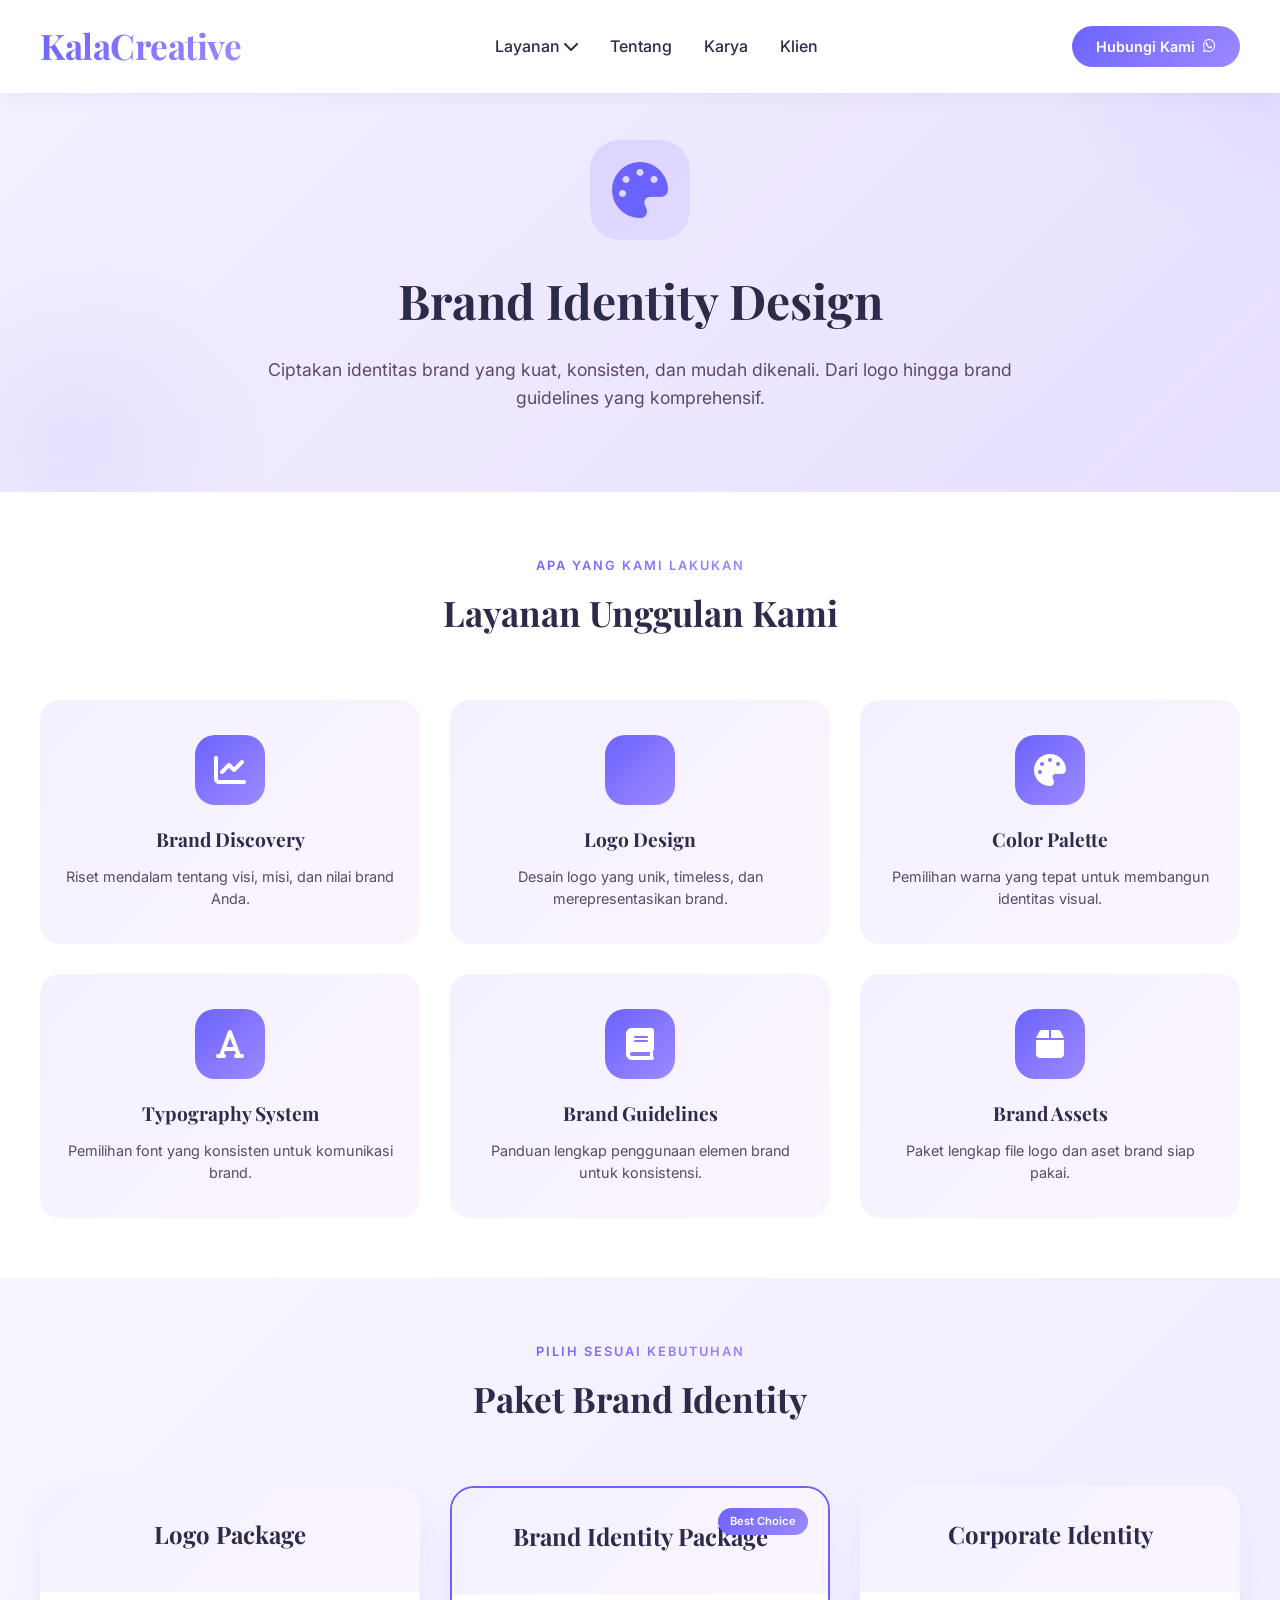
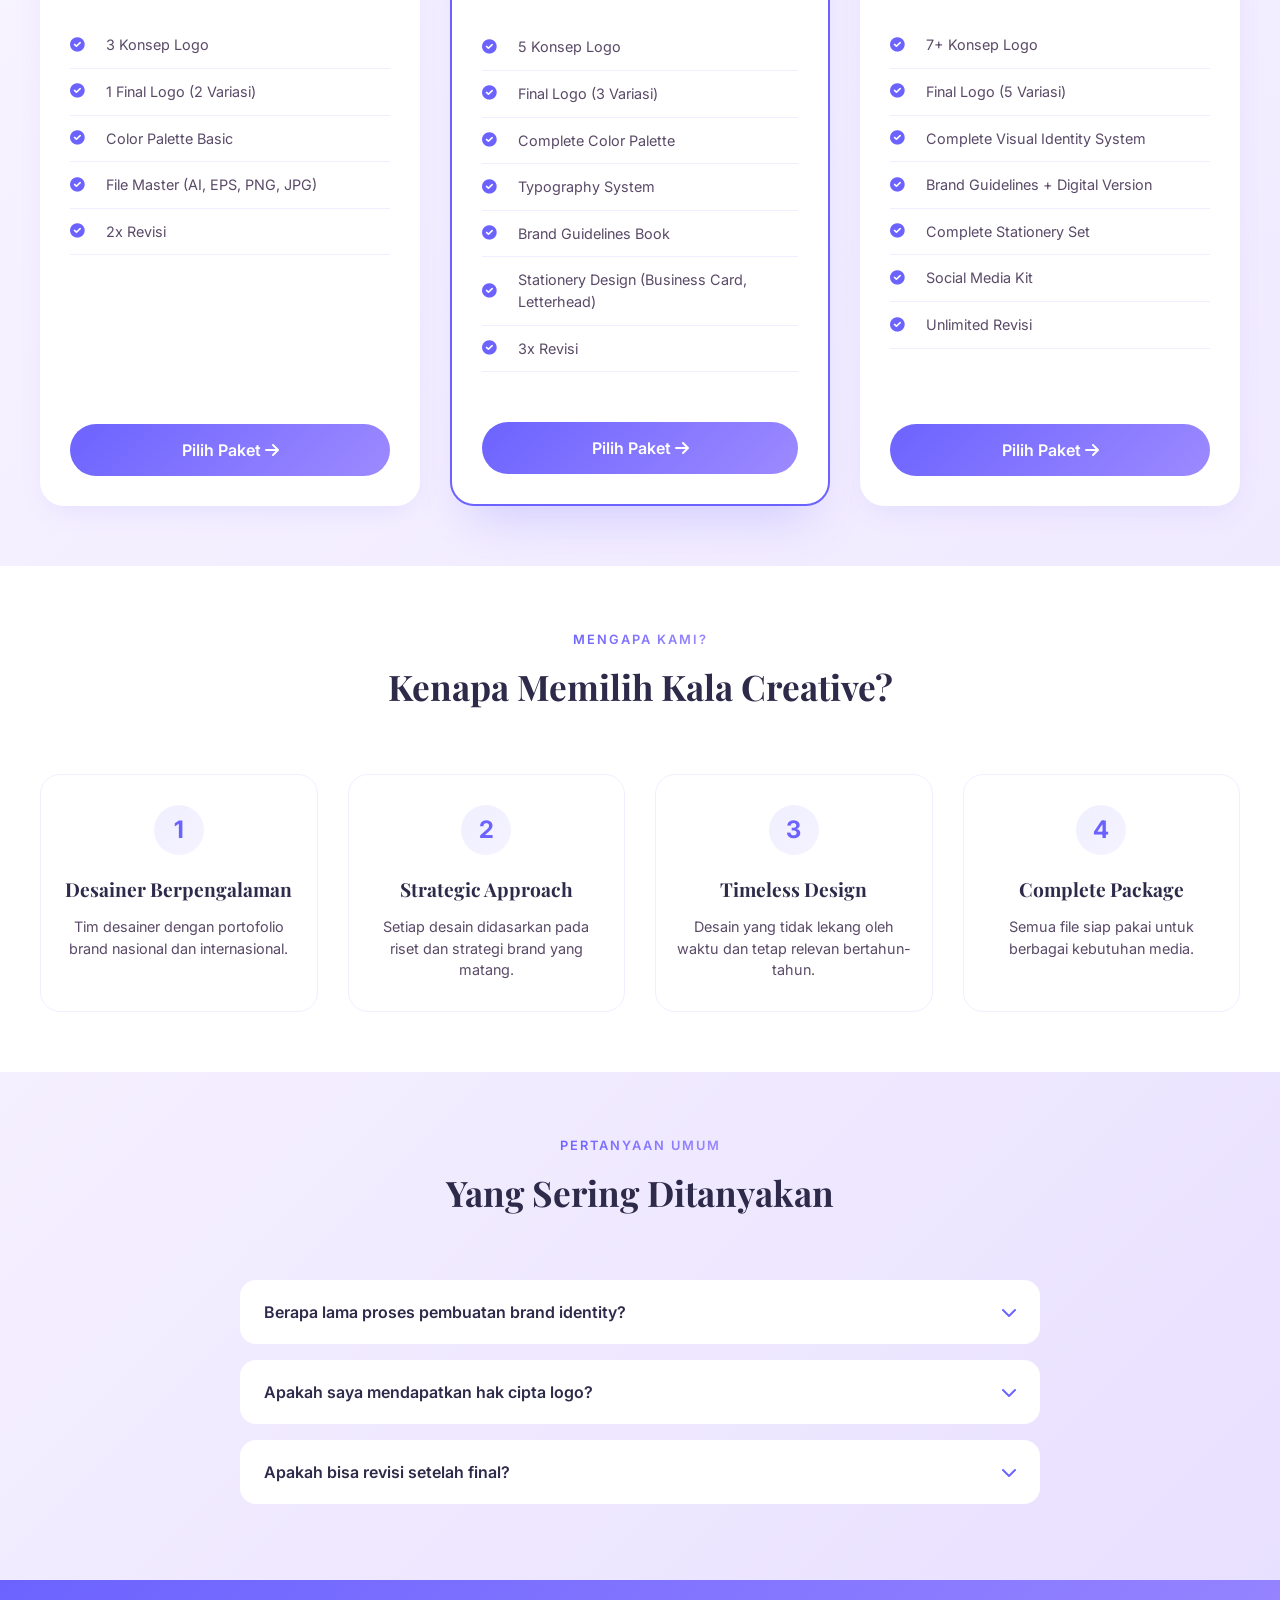
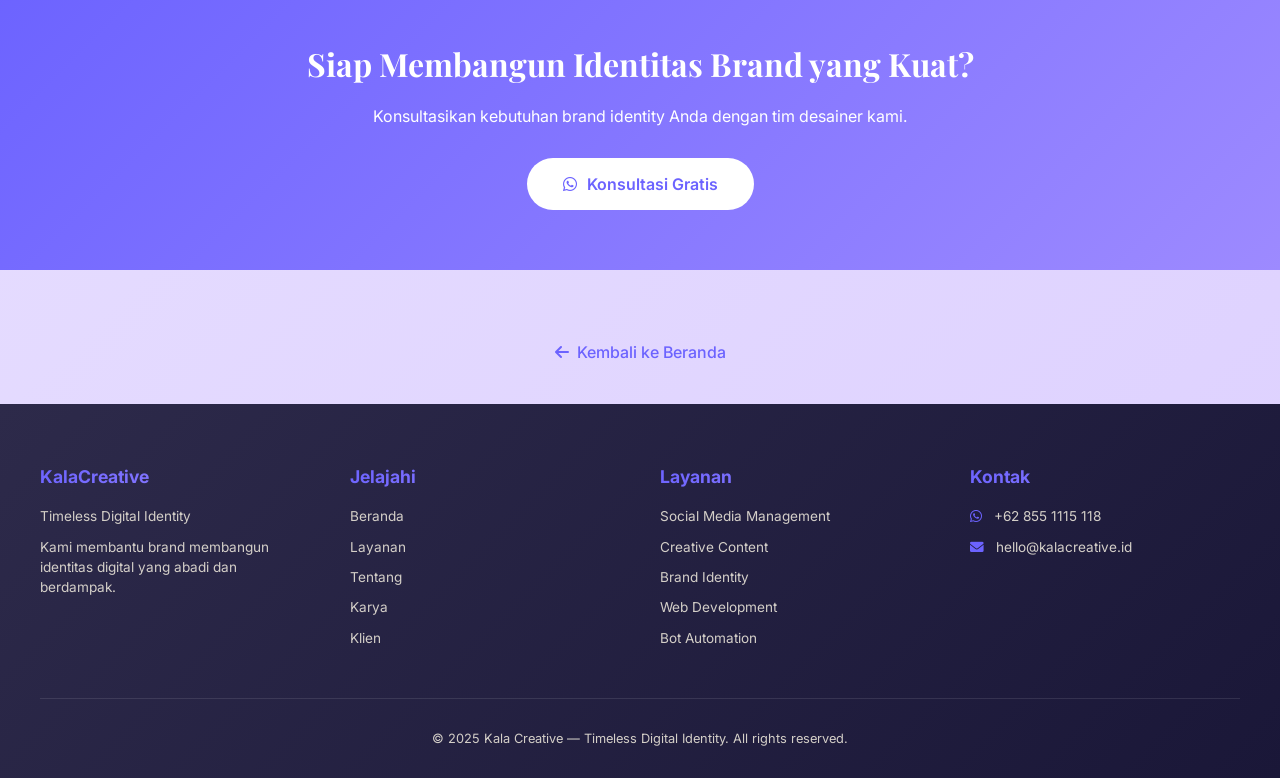
<file: brand-identity.html>
<!DOCTYPE html>
<html lang="id">
<head>
    <meta charset="UTF-8">
    <meta name="viewport" content="width=device-width, initial-scale=1.0, user-scalable=yes">
    <title>Brand Identity Design - Kala Creative</title>
    <!-- Google Fonts -->
    <link href="https://fonts.googleapis.com/css2?family=Inter:opsz,wght@14..32,300;400;500;600;700;800&family=Playfair+Display:wght@400;500;600;700;800;900&display=swap" rel="stylesheet">
    <!-- Font Awesome 6 -->
    <link rel="stylesheet" href="https://cdnjs.cloudflare.com/ajax/libs/font-awesome/6.0.0-beta3/css/all.min.css">
    <!-- AOS Animation -->
    <link href="https://unpkg.com/aos@2.3.1/dist/aos.css" rel="stylesheet">
    <!-- Custom CSS -->
    <link rel="stylesheet" href="style.css">
    <style>
        .service-hero {
            background: linear-gradient(135deg, #F5F0FF 0%, #E8E0FF 100%);
            padding: 140px 0 80px;
            position: relative;
            overflow: hidden;
        }
        .service-hero::before {
            content: '';
            position: absolute;
            top: -50%;
            right: -20%;
            width: 500px;
            height: 500px;
            background: radial-gradient(circle, rgba(108,99,255,0.1) 0%, transparent 70%);
            border-radius: 50%;
            pointer-events: none;
        }
        .service-hero::after {
            content: '';
            position: absolute;
            bottom: -30%;
            left: -10%;
            width: 400px;
            height: 400px;
            background: radial-gradient(circle, rgba(157,138,255,0.1) 0%, transparent 70%);
            border-radius: 50%;
            pointer-events: none;
        }
        .service-hero .container { position: relative; z-index: 2; }
        .service-hero-content { text-align: center; max-width: 800px; margin: 0 auto; }
        .service-icon-large { width: 100px; height: 100px; background: linear-gradient(135deg, rgba(108,99,255,0.15), rgba(157,138,255,0.15)); border-radius: 30px; display: flex; align-items: center; justify-content: center; margin: 0 auto 24px; }
        .service-icon-large i { font-size: 3.5rem; color: var(--primary-purple); }
        .service-hero h1 { font-size: 3rem; font-family: 'Playfair Display', serif; color: var(--dark); margin-bottom: 20px; }
        .service-hero p { font-size: 1.1rem; color: #5a4a68; line-height: 1.6; }
        .benefits-section { padding: 60px 0; background: white; }
        .benefits-grid { display: grid; grid-template-columns: repeat(3, 1fr); gap: 30px; margin-top: 40px; }
        .benefit-card { text-align: center; padding: 35px 25px; background: linear-gradient(135deg, #F5F0FF, #FAF5FF); border-radius: 20px; transition: all 0.3s; }
        .benefit-card:hover { transform: translateY(-5px); box-shadow: var(--shadow-md); }
        .benefit-icon { width: 70px; height: 70px; background: linear-gradient(135deg, var(--primary-purple), var(--primary-violet)); border-radius: 20px; display: flex; align-items: center; justify-content: center; margin: 0 auto 20px; }
        .benefit-icon i { font-size: 2rem; color: white; }
        .benefit-card h3 { font-size: 1.2rem; margin-bottom: 12px; color: var(--dark); }
        .benefit-card p { color: #5a4a68; font-size: 0.9rem; line-height: 1.5; }
        .packages-section { padding: 60px 0; background: linear-gradient(135deg, #F8F4FF, #F0EAFF); }
        .packages-grid { display: grid; grid-template-columns: repeat(3, 1fr); gap: 30px; margin-top: 40px; }
        .package-card { background: white; border-radius: 24px; overflow: hidden; transition: all 0.3s; box-shadow: var(--shadow-sm); position: relative; display: flex; flex-direction: column; height: 100%; }
        .package-card.featured { transform: scale(1.02); border: 2px solid var(--primary-purple); box-shadow: var(--shadow-lg); }
        .package-badge { position: absolute; top: 20px; right: 20px; background: linear-gradient(135deg, var(--primary-purple), var(--primary-violet)); color: white; padding: 5px 12px; border-radius: 20px; font-size: 0.7rem; font-weight: 600; z-index: 2; }
        .package-header { padding: 30px; text-align: center; background: linear-gradient(135deg, #F5F0FF, #FAF5FF); }
        .package-header h3 { font-size: 1.5rem; margin-bottom: 10px; color: var(--dark); }
        .package-features { padding: 30px; flex: 1; display: flex; flex-direction: column; }
        .package-features ul { list-style: none; margin-bottom: 30px; flex: 1; }
        .package-features li { padding: 12px 0; border-bottom: 1px solid rgba(108,99,255,0.1); display: flex; align-items: center; gap: 12px; }
        .package-features li i { color: var(--primary-purple); font-size: 0.9rem; width: 24px; flex-shrink: 0; }
        .package-features li span { color: #5a4a68; font-size: 0.9rem; }
        .package-btn-wrapper { margin-top: auto; padding-top: 20px; }
        .package-btn { display: block; text-align: center; background: linear-gradient(135deg, var(--primary-purple), var(--primary-violet)); color: white; padding: 14px 20px; border-radius: 40px; text-decoration: none; font-weight: 600; transition: all 0.3s; }
        .package-btn:hover { transform: translateY(-2px); box-shadow: 0 5px 15px rgba(108,99,255,0.3); }
        .why-choose-section { padding: 60px 0; background: white; }
        .why-grid { display: grid; grid-template-columns: repeat(auto-fit, minmax(250px, 1fr)); gap: 30px; margin-top: 40px; }
        .why-card { text-align: center; padding: 30px 20px; border-radius: 20px; transition: all 0.3s; border: 1px solid rgba(108,99,255,0.1); }
        .why-card:hover { transform: translateY(-5px); box-shadow: var(--shadow-sm); border-color: var(--primary-purple); }
        .why-number { width: 50px; height: 50px; background: linear-gradient(135deg, rgba(108,99,255,0.1), rgba(157,138,255,0.1)); border-radius: 50%; display: flex; align-items: center; justify-content: center; margin: 0 auto 20px; font-size: 1.5rem; font-weight: 700; color: var(--primary-purple); }
        .why-card h3 { font-size: 1.2rem; margin-bottom: 12px; color: var(--dark); }
        .why-card p { color: #5a4a68; font-size: 0.9rem; line-height: 1.5; }
        .faq-section { padding: 60px 0; background: linear-gradient(135deg, #F5F0FF, #E8E0FF); }
        .faq-grid { max-width: 800px; margin: 40px auto 0; }
        .faq-item { background: white; border-radius: 16px; margin-bottom: 16px; overflow: hidden; }
        .faq-question { padding: 20px 24px; display: flex; justify-content: space-between; align-items: center; cursor: pointer; font-weight: 600; color: var(--dark); }
        .faq-question i { color: var(--primary-purple); transition: transform 0.3s; }
        .faq-item.active .faq-question i { transform: rotate(180deg); }
        .faq-answer { padding: 0 24px 20px 24px; display: none; color: #5a4a68; line-height: 1.6; border-top: 1px solid rgba(108,99,255,0.1); }
        .faq-item.active .faq-answer { display: block; }
        .cta-section-service { padding: 60px 0; background: linear-gradient(135deg, var(--primary-purple), var(--primary-violet)); text-align: center; color: white; }
        .cta-section-service h2 { font-size: 2rem; margin-bottom: 16px; }
        .cta-section-service p { margin-bottom: 30px; opacity: 0.9; }
        .cta-btn-white { display: inline-flex; align-items: center; gap: 10px; background: white; color: var(--primary-purple); padding: 14px 36px; border-radius: 40px; text-decoration: none; font-weight: 600; transition: all 0.3s; }
        .cta-btn-white:hover { transform: translateY(-3px); box-shadow: 0 10px 25px rgba(0,0,0,0.2); }
        .back-home-btn { display: inline-flex; align-items: center; gap: 8px; color: var(--primary-purple); text-decoration: none; margin-top: 30px; font-weight: 500; transition: gap 0.3s; }
        .back-home-btn:hover { gap: 12px; }
        @media (max-width: 992px) { .benefits-grid { grid-template-columns: repeat(2, 1fr); } .packages-grid { grid-template-columns: repeat(2, 1fr); } }
        @media (max-width: 768px) { .service-hero { padding: 120px 0 60px; } .service-hero h1 { font-size: 2rem; } .benefits-grid { grid-template-columns: 1fr; } .packages-grid { grid-template-columns: 1fr; } .package-card.featured { transform: scale(1); } .why-grid { grid-template-columns: 1fr; } }
    </style>
</head>
<body>

<!-- Navbar -->
<nav class="navbar" id="navbar">
    <div class="container nav-container">
        <a href="index.html" class="logo">Kala<span>Creative</span></a>
        <ul class="nav-links" id="navLinks">
            <li class="nav-item has-dropdown">
                <a href="#" class="nav-link">Layanan <i class="fas fa-chevron-down"></i></a>
                <div class="dropdown-menu">
                    <div class="dropdown-grid">
                        <a href="social-media-management.html" class="dropdown-item"><div class="dropdown-icon"><i class="fab fa-instagram"></i></div><div><h4>Social Media Management</h4><p>Kelola media sosial brand Anda</p></div></a>
                        <a href="creative-content.html" class="dropdown-item"><div class="dropdown-icon"><i class="fas fa-camera-retro"></i></div><div><h4>Creative Content</h4><p>Produksi konten kreatif berkualitas</p></div></a>
                        <a href="meta-ads.html" class="dropdown-item"><div class="dropdown-icon"><i class="fas fa-chart-line"></i></div><div><h4>Iklan Meta</h4><p>Strategi iklan Facebook & Instagram</p></div></a>
                        <a href="brand-identity.html" class="dropdown-item"><div class="dropdown-icon"><i class="fas fa-palette"></i></div><div><h4>Brand Identity</h4><p>Ciptakan identitas brand yang kuat</p></div></a>
                        <a href="web-development.html" class="dropdown-item"><div class="dropdown-icon"><i class="fas fa-code"></i></div><div><h4>Web Development</h4><p>Website modern & responsif</p></div></a>
                        <a href="live-tiktok.html" class="dropdown-item"><div class="dropdown-icon"><i class="fab fa-tiktok"></i></div><div><h4>Live TikTok</h4><p>Optimasi live streaming TikTok</p></div></a>
                        <a href="graphic-design.html" class="dropdown-item"><div class="dropdown-icon"><i class="fas fa-pen-fancy"></i></div><div><h4>Graphic Design</h4><p>Desain grafis untuk berbagai kebutuhan</p></div></a>
                        <a href="product-photo.html" class="dropdown-item"><div class="dropdown-icon"><i class="fas fa-camera"></i></div><div><h4>Foto Produk</h4><p>Fotografi produk profesional</p></div></a>
                        <a href="bot-automation.html" class="dropdown-item"><div class="dropdown-icon"><i class="fas fa-robot"></i></div><div><h4>Bot Automation</h4><p>Otomatisasi chat & customer service</p></div></a>
                    </div>
                </div>
            </li>
            <li><a href="index.html#about">Tentang</a></li>
            <li><a href="index.html#portfolio">Karya</a></li>
            <li><a href="index.html#clients">Klien</a></li>
        </ul>
        <a href="https://wa.me/628551115118?text=Halo%20Kala%20Creative,%20saya%20tertarik%20dengan%20layanan%20Brand%20Identity" class="nav-cta-btn" target="_blank"><span>Hubungi Kami</span><i class="fab fa-whatsapp"></i></a>
        <div class="menu-toggle" id="menuToggle"><i class="fas fa-bars"></i></div>
    </div>
</nav>

<main>
    <section class="service-hero">
        <div class="container">
            <div class="service-hero-content" data-aos="fade-up">
                <div class="service-icon-large"><i class="fas fa-palette"></i></div>
                <h1>Brand Identity Design</h1>
                <p>Ciptakan identitas brand yang kuat, konsisten, dan mudah dikenali. Dari logo hingga brand guidelines yang komprehensif.</p>
            </div>
        </div>
    </section>

    <section class="benefits-section">
        <div class="container">
            <div class="section-header" data-aos="fade-up"><span class="section-subtitle">Apa yang Kami Lakukan</span><h2 class="section-title">Layanan Unggulan Kami</h2></div>
            <div class="benefits-grid">
                <div class="benefit-card" data-aos="fade-up"><div class="benefit-icon"><i class="fas fa-chart-line"></i></div><h3>Brand Discovery</h3><p>Riset mendalam tentang visi, misi, dan nilai brand Anda.</p></div>
                <div class="benefit-card" data-aos="fade-up" data-aos-delay="100"><div class="benefit-icon"><i class="fas fa-chart-simple"></i></div><h3>Logo Design</h3><p>Desain logo yang unik, timeless, dan merepresentasikan brand.</p></div>
                <div class="benefit-card" data-aos="fade-up" data-aos-delay="200"><div class="benefit-icon"><i class="fas fa-palette"></i></div><h3>Color Palette</h3><p>Pemilihan warna yang tepat untuk membangun identitas visual.</p></div>
                <div class="benefit-card" data-aos="fade-up" data-aos-delay="300"><div class="benefit-icon"><i class="fas fa-font"></i></div><h3>Typography System</h3><p>Pemilihan font yang konsisten untuk komunikasi brand.</p></div>
                <div class="benefit-card" data-aos="fade-up" data-aos-delay="400"><div class="benefit-icon"><i class="fas fa-book"></i></div><h3>Brand Guidelines</h3><p>Panduan lengkap penggunaan elemen brand untuk konsistensi.</p></div>
                <div class="benefit-card" data-aos="fade-up" data-aos-delay="500"><div class="benefit-icon"><i class="fas fa-box"></i></div><h3>Brand Assets</h3><p>Paket lengkap file logo dan aset brand siap pakai.</p></div>
            </div>
        </div>
    </section>

    <section class="packages-section">
        <div class="container">
            <div class="section-header" data-aos="fade-up"><span class="section-subtitle">Pilih Sesuai Kebutuhan</span><h2 class="section-title">Paket Brand Identity</h2></div>
            <div class="packages-grid">
                <div class="package-card" data-aos="fade-up"><div class="package-header"><h3>Logo Package</h3></div><div class="package-features"><ul><li><i class="fas fa-check-circle"></i><span>3 Konsep Logo</span></li><li><i class="fas fa-check-circle"></i><span>1 Final Logo (2 Variasi)</span></li><li><i class="fas fa-check-circle"></i><span>Color Palette Basic</span></li><li><i class="fas fa-check-circle"></i><span>File Master (AI, EPS, PNG, JPG)</span></li><li><i class="fas fa-check-circle"></i><span>2x Revisi</span></li></ul><div class="package-btn-wrapper"><a href="https://wa.me/628551115118?text=Halo%20Kala%20Creative,%20saya%20tertarik%20dengan%20paket%20Logo%20Package" class="package-btn" target="_blank">Pilih Paket <i class="fas fa-arrow-right"></i></a></div></div></div>
                <div class="package-card featured" data-aos="fade-up" data-aos-delay="100"><div class="package-badge">Best Choice</div><div class="package-header"><h3>Brand Identity Package</h3></div><div class="package-features"><ul><li><i class="fas fa-check-circle"></i><span>5 Konsep Logo</span></li><li><i class="fas fa-check-circle"></i><span>Final Logo (3 Variasi)</span></li><li><i class="fas fa-check-circle"></i><span>Complete Color Palette</span></li><li><i class="fas fa-check-circle"></i><span>Typography System</span></li><li><i class="fas fa-check-circle"></i><span>Brand Guidelines Book</span></li><li><i class="fas fa-check-circle"></i><span>Stationery Design (Business Card, Letterhead)</span></li><li><i class="fas fa-check-circle"></i><span>3x Revisi</span></li></ul><div class="package-btn-wrapper"><a href="https://wa.me/628551115118?text=Halo%20Kala%20Creative,%20saya%20tertarik%20dengan%20paket%20Brand%20Identity%20Package" class="package-btn" target="_blank">Pilih Paket <i class="fas fa-arrow-right"></i></a></div></div></div>
                <div class="package-card" data-aos="fade-up" data-aos-delay="200"><div class="package-header"><h3>Corporate Identity</h3></div><div class="package-features"><ul><li><i class="fas fa-check-circle"></i><span>7+ Konsep Logo</span></li><li><i class="fas fa-check-circle"></i><span>Final Logo (5 Variasi)</span></li><li><i class="fas fa-check-circle"></i><span>Complete Visual Identity System</span></li><li><i class="fas fa-check-circle"></i><span>Brand Guidelines + Digital Version</span></li><li><i class="fas fa-check-circle"></i><span>Complete Stationery Set</span></li><li><i class="fas fa-check-circle"></i><span>Social Media Kit</span></li><li><i class="fas fa-check-circle"></i><span>Unlimited Revisi</span></li></ul><div class="package-btn-wrapper"><a href="https://wa.me/628551115118?text=Halo%20Kala%20Creative,%20saya%20tertarik%20dengan%20paket%20Corporate%20Identity" class="package-btn" target="_blank">Pilih Paket <i class="fas fa-arrow-right"></i></a></div></div></div>
            </div>
        </div>
    </section>

    <section class="why-choose-section">
        <div class="container"><div class="section-header" data-aos="fade-up"><span class="section-subtitle">Mengapa Kami?</span><h2 class="section-title">Kenapa Memilih Kala Creative?</h2></div>
        <div class="why-grid"><div class="why-card"><div class="why-number">1</div><h3>Desainer Berpengalaman</h3><p>Tim desainer dengan portofolio brand nasional dan internasional.</p></div><div class="why-card"><div class="why-number">2</div><h3>Strategic Approach</h3><p>Setiap desain didasarkan pada riset dan strategi brand yang matang.</p></div><div class="why-card"><div class="why-number">3</div><h3>Timeless Design</h3><p>Desain yang tidak lekang oleh waktu dan tetap relevan bertahun-tahun.</p></div><div class="why-card"><div class="why-number">4</div><h3>Complete Package</h3><p>Semua file siap pakai untuk berbagai kebutuhan media.</p></div></div></div>
    </section>

    <section class="faq-section"><div class="container"><div class="section-header" data-aos="fade-up"><span class="section-subtitle">Pertanyaan Umum</span><h2 class="section-title">Yang Sering Ditanyakan</h2></div>
    <div class="faq-grid"><div class="faq-item"><div class="faq-question"><span>Berapa lama proses pembuatan brand identity?</span><i class="fas fa-chevron-down"></i></div><div class="faq-answer">Proses biasanya memakan waktu 2-4 minggu tergantung kompleksitas paket yang dipilih.</div></div>
    <div class="faq-item"><div class="faq-question"><span>Apakah saya mendapatkan hak cipta logo?</span><i class="fas fa-chevron-down"></i></div><div class="faq-answer">Ya, hak cipta penuh atas desain logo diserahkan kepada klien setelah pelunasan.</div></div>
    <div class="faq-item"><div class="faq-question"><span>Apakah bisa revisi setelah final?</span><i class="fas fa-chevron-down"></i></div><div class="faq-answer">Setiap paket memiliki kuota revisi. Untuk revisi tambahan dapat disepakati terpisah.</div></div></div></div></section>

    <section class="cta-section-service"><div class="container"><h2 data-aos="fade-up">Siap Membangun Identitas Brand yang Kuat?</h2><p data-aos="fade-up" data-aos-delay="100">Konsultasikan kebutuhan brand identity Anda dengan tim desainer kami.</p><a href="https://wa.me/628551115118?text=Halo%20Kala%20Creative,%20saya%20tertarik%20dengan%20layanan%20Brand%20Identity" class="cta-btn-white" target="_blank"><i class="fab fa-whatsapp"></i> Konsultasi Gratis</a></div></section>
    <div class="container" style="text-align: center; padding: 40px 0;"><a href="index.html" class="back-home-btn"><i class="fas fa-arrow-left"></i> Kembali ke Beranda</a></div>
</main>

<footer><div class="container"><div class="footer-grid"><div class="footer-col"><h4>Kala<span>Creative</span></h4><p>Timeless Digital Identity</p><p>Kami membantu brand membangun identitas digital yang abadi dan berdampak.</p></div><div class="footer-col"><h4>Jelajahi</h4><a href="index.html">Beranda</a><a href="index.html#services">Layanan</a><a href="index.html#about">Tentang</a><a href="index.html#portfolio">Karya</a><a href="index.html#clients">Klien</a></div><div class="footer-col"><h4>Layanan</h4><a href="social-media-management.html">Social Media Management</a><a href="creative-content.html">Creative Content</a><a href="brand-identity.html">Brand Identity</a><a href="web-development.html">Web Development</a><a href="bot-automation.html">Bot Automation</a></div><div class="footer-col"><h4>Kontak</h4><p><i class="fab fa-whatsapp"></i> +62 855 1115 118</p><p><i class="fas fa-envelope"></i> hello@kalacreative.id</p></div></div><div class="copyright">&copy; 2025 Kala Creative — Timeless Digital Identity. All rights reserved.</div></div></footer>

<script src="https://unpkg.com/aos@2.3.1/dist/aos.js"></script>
<script>
    AOS.init({ duration: 800, once: true, offset: 100 });
    const menuToggle = document.getElementById('menuToggle'); const navLinks = document.getElementById('navLinks');
    if (menuToggle && navLinks) { menuToggle.addEventListener('click', () => navLinks.classList.toggle('active')); document.querySelectorAll('.nav-links a').forEach(link => { link.addEventListener('click', () => { if (window.innerWidth <= 768) navLinks.classList.remove('active'); }); }); }
    const navItem = document.querySelector('.nav-item'); if (window.innerWidth <= 768 && navItem) { const serviceLink = navItem.querySelector('.nav-link'); serviceLink.addEventListener('click', (e) => { e.preventDefault(); navItem.classList.toggle('active'); }); }
    const faqItems = document.querySelectorAll('.faq-item'); faqItems.forEach(item => { const question = item.querySelector('.faq-question'); question.addEventListener('click', () => { item.classList.toggle('active'); }); });
    let lastScrollTop = 0; const navbar = document.getElementById('navbar'); window.addEventListener('scroll', () => { const scrollTop = window.pageYOffset || document.documentElement.scrollTop; if (scrollTop > lastScrollTop && scrollTop > 100) { navbar.classList.add('hide'); navbar.classList.remove('show'); } else { navbar.classList.remove('hide'); navbar.classList.add('show'); } if (scrollTop > 50) navbar.classList.add('scrolled'); else navbar.classList.remove('scrolled'); lastScrollTop = scrollTop <= 0 ? 0 : scrollTop; });
</script>
</body>
</html>
</file>
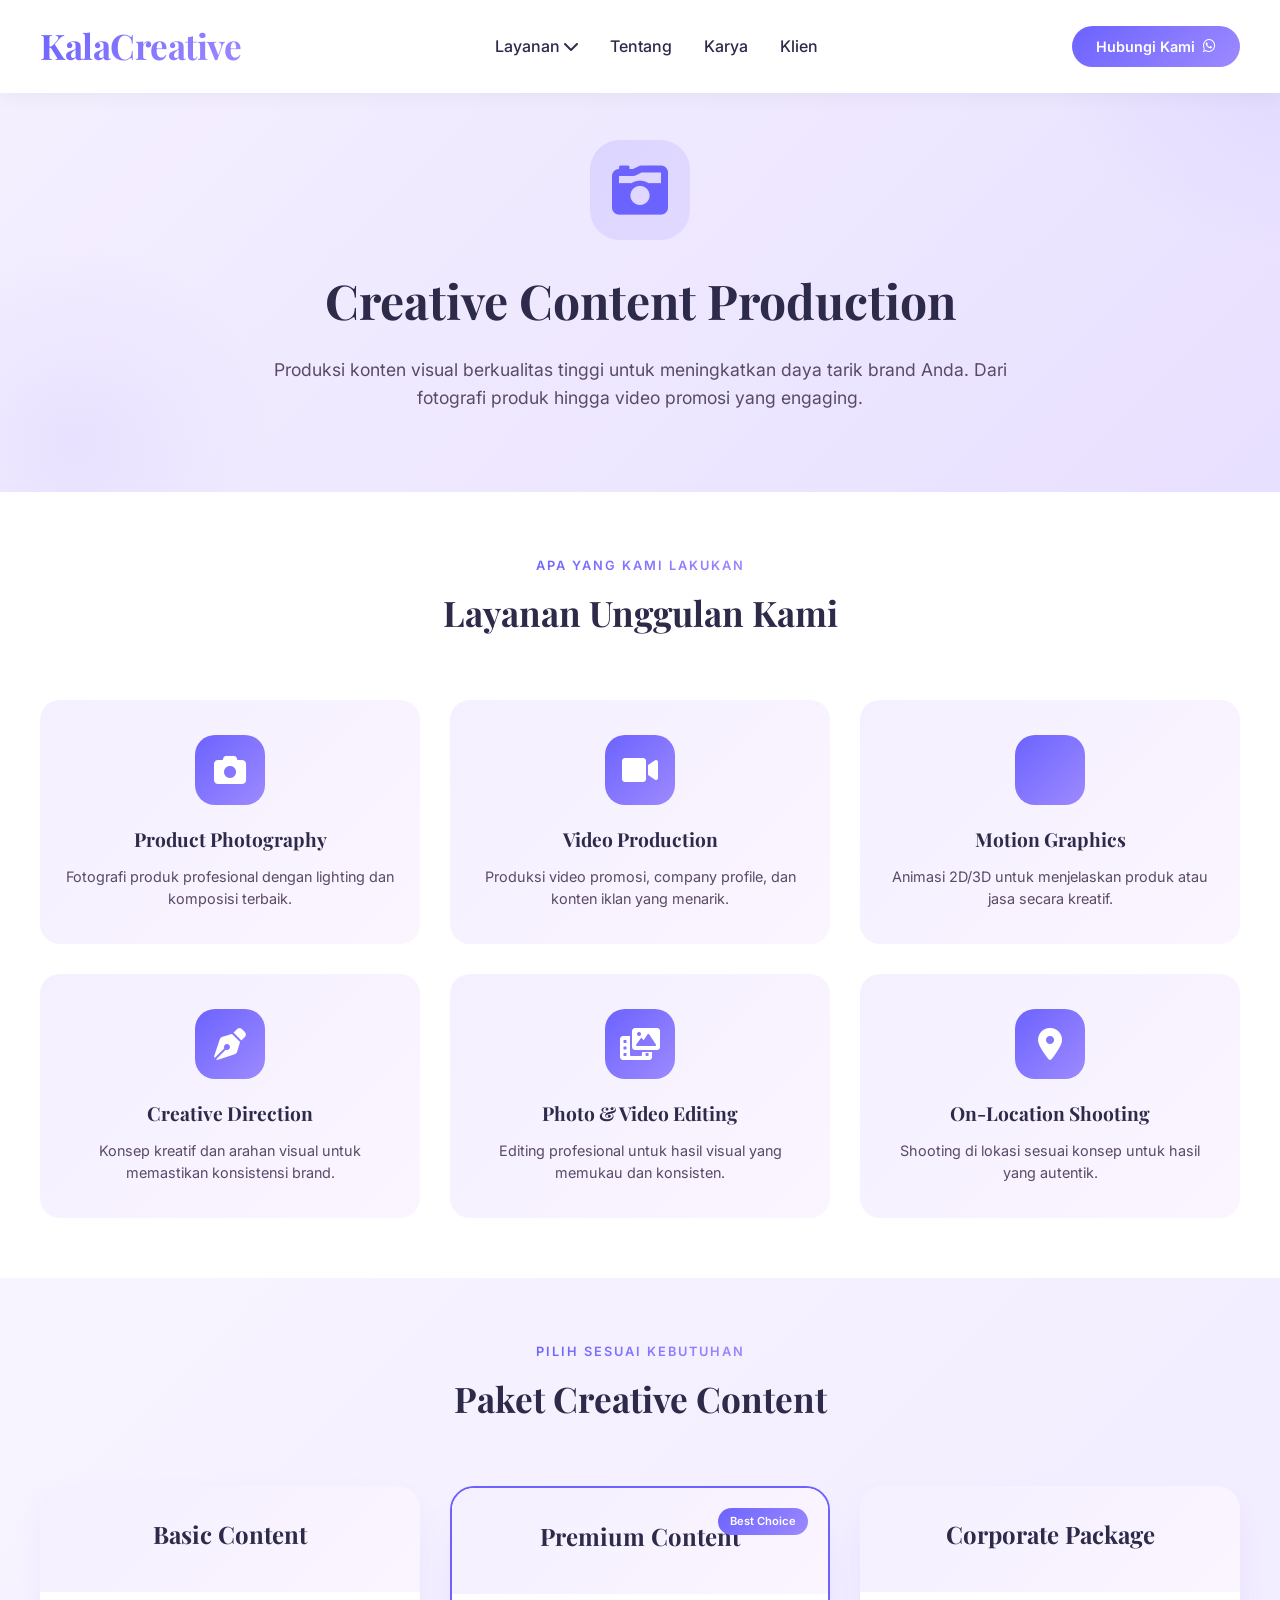
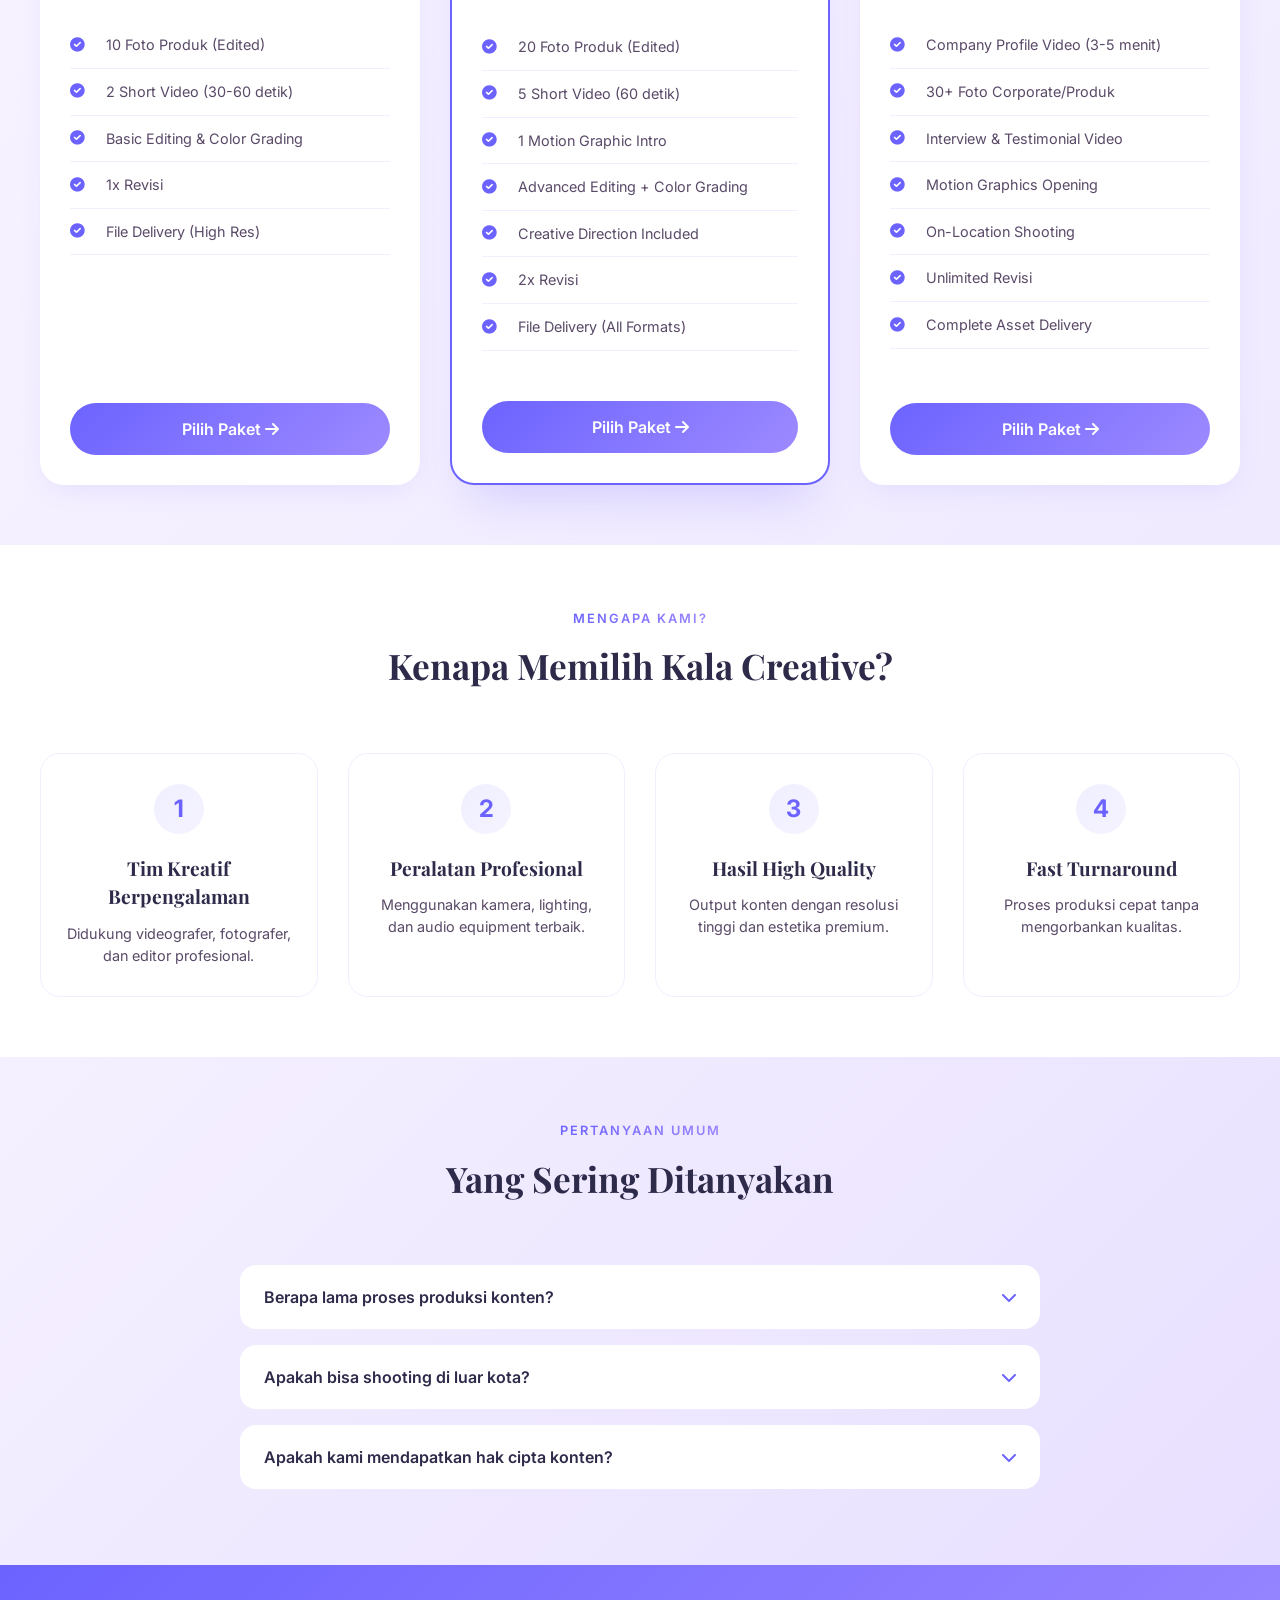
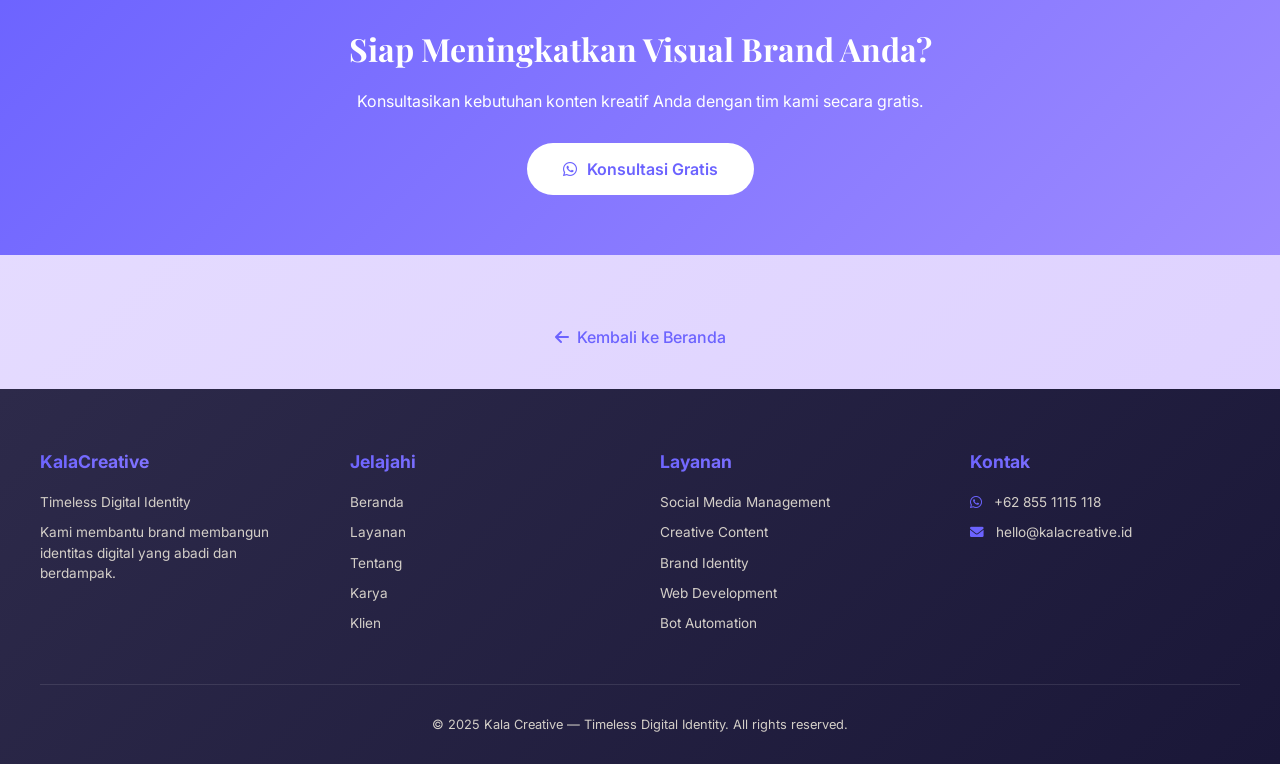
<file: creative-content.html>
<!DOCTYPE html>
<html lang="id">
<head>
    <meta charset="UTF-8">
    <meta name="viewport" content="width=device-width, initial-scale=1.0, user-scalable=yes">
    <title>Creative Content Production - Kala Creative</title>
    <!-- Google Fonts -->
    <link href="https://fonts.googleapis.com/css2?family=Inter:opsz,wght@14..32,300;400;500;600;700;800&family=Playfair+Display:wght@400;500;600;700;800;900&display=swap" rel="stylesheet">
    <!-- Font Awesome 6 -->
    <link rel="stylesheet" href="https://cdnjs.cloudflare.com/ajax/libs/font-awesome/6.0.0-beta3/css/all.min.css">
    <!-- AOS Animation -->
    <link href="https://unpkg.com/aos@2.3.1/dist/aos.css" rel="stylesheet">
    <!-- Custom CSS -->
    <link rel="stylesheet" href="style.css">
    <style>
        .service-hero {
            background: linear-gradient(135deg, #F5F0FF 0%, #E8E0FF 100%);
            padding: 140px 0 80px;
            position: relative;
            overflow: hidden;
        }
        .service-hero::before {
            content: '';
            position: absolute;
            top: -50%;
            right: -20%;
            width: 500px;
            height: 500px;
            background: radial-gradient(circle, rgba(108,99,255,0.1) 0%, transparent 70%);
            border-radius: 50%;
            pointer-events: none;
        }
        .service-hero::after {
            content: '';
            position: absolute;
            bottom: -30%;
            left: -10%;
            width: 400px;
            height: 400px;
            background: radial-gradient(circle, rgba(157,138,255,0.1) 0%, transparent 70%);
            border-radius: 50%;
            pointer-events: none;
        }
        .service-hero .container { position: relative; z-index: 2; }
        .service-hero-content { text-align: center; max-width: 800px; margin: 0 auto; }
        .service-icon-large { width: 100px; height: 100px; background: linear-gradient(135deg, rgba(108,99,255,0.15), rgba(157,138,255,0.15)); border-radius: 30px; display: flex; align-items: center; justify-content: center; margin: 0 auto 24px; }
        .service-icon-large i { font-size: 3.5rem; color: var(--primary-purple); }
        .service-hero h1 { font-size: 3rem; font-family: 'Playfair Display', serif; color: var(--dark); margin-bottom: 20px; }
        .service-hero p { font-size: 1.1rem; color: #5a4a68; line-height: 1.6; }
        .benefits-section { padding: 60px 0; background: white; }
        .benefits-grid { display: grid; grid-template-columns: repeat(3, 1fr); gap: 30px; margin-top: 40px; }
        .benefit-card { text-align: center; padding: 35px 25px; background: linear-gradient(135deg, #F5F0FF, #FAF5FF); border-radius: 20px; transition: all 0.3s; }
        .benefit-card:hover { transform: translateY(-5px); box-shadow: var(--shadow-md); }
        .benefit-icon { width: 70px; height: 70px; background: linear-gradient(135deg, var(--primary-purple), var(--primary-violet)); border-radius: 20px; display: flex; align-items: center; justify-content: center; margin: 0 auto 20px; }
        .benefit-icon i { font-size: 2rem; color: white; }
        .benefit-card h3 { font-size: 1.2rem; margin-bottom: 12px; color: var(--dark); }
        .benefit-card p { color: #5a4a68; font-size: 0.9rem; line-height: 1.5; }
        .packages-section { padding: 60px 0; background: linear-gradient(135deg, #F8F4FF, #F0EAFF); }
        .packages-grid { display: grid; grid-template-columns: repeat(3, 1fr); gap: 30px; margin-top: 40px; }
        .package-card { background: white; border-radius: 24px; overflow: hidden; transition: all 0.3s; box-shadow: var(--shadow-sm); position: relative; display: flex; flex-direction: column; height: 100%; }
        .package-card.featured { transform: scale(1.02); border: 2px solid var(--primary-purple); box-shadow: var(--shadow-lg); }
        .package-badge { position: absolute; top: 20px; right: 20px; background: linear-gradient(135deg, var(--primary-purple), var(--primary-violet)); color: white; padding: 5px 12px; border-radius: 20px; font-size: 0.7rem; font-weight: 600; z-index: 2; }
        .package-header { padding: 30px; text-align: center; background: linear-gradient(135deg, #F5F0FF, #FAF5FF); }
        .package-header h3 { font-size: 1.5rem; margin-bottom: 10px; color: var(--dark); }
        .package-features { padding: 30px; flex: 1; display: flex; flex-direction: column; }
        .package-features ul { list-style: none; margin-bottom: 30px; flex: 1; }
        .package-features li { padding: 12px 0; border-bottom: 1px solid rgba(108,99,255,0.1); display: flex; align-items: center; gap: 12px; }
        .package-features li i { color: var(--primary-purple); font-size: 0.9rem; width: 24px; flex-shrink: 0; }
        .package-features li span { color: #5a4a68; font-size: 0.9rem; }
        .package-btn-wrapper { margin-top: auto; padding-top: 20px; }
        .package-btn { display: block; text-align: center; background: linear-gradient(135deg, var(--primary-purple), var(--primary-violet)); color: white; padding: 14px 20px; border-radius: 40px; text-decoration: none; font-weight: 600; transition: all 0.3s; }
        .package-btn:hover { transform: translateY(-2px); box-shadow: 0 5px 15px rgba(108,99,255,0.3); }
        .why-choose-section { padding: 60px 0; background: white; }
        .why-grid { display: grid; grid-template-columns: repeat(auto-fit, minmax(250px, 1fr)); gap: 30px; margin-top: 40px; }
        .why-card { text-align: center; padding: 30px 20px; border-radius: 20px; transition: all 0.3s; border: 1px solid rgba(108,99,255,0.1); }
        .why-card:hover { transform: translateY(-5px); box-shadow: var(--shadow-sm); border-color: var(--primary-purple); }
        .why-number { width: 50px; height: 50px; background: linear-gradient(135deg, rgba(108,99,255,0.1), rgba(157,138,255,0.1)); border-radius: 50%; display: flex; align-items: center; justify-content: center; margin: 0 auto 20px; font-size: 1.5rem; font-weight: 700; color: var(--primary-purple); }
        .why-card h3 { font-size: 1.2rem; margin-bottom: 12px; color: var(--dark); }
        .why-card p { color: #5a4a68; font-size: 0.9rem; line-height: 1.5; }
        .faq-section { padding: 60px 0; background: linear-gradient(135deg, #F5F0FF, #E8E0FF); }
        .faq-grid { max-width: 800px; margin: 40px auto 0; }
        .faq-item { background: white; border-radius: 16px; margin-bottom: 16px; overflow: hidden; }
        .faq-question { padding: 20px 24px; display: flex; justify-content: space-between; align-items: center; cursor: pointer; font-weight: 600; color: var(--dark); }
        .faq-question i { color: var(--primary-purple); transition: transform 0.3s; }
        .faq-item.active .faq-question i { transform: rotate(180deg); }
        .faq-answer { padding: 0 24px 20px 24px; display: none; color: #5a4a68; line-height: 1.6; border-top: 1px solid rgba(108,99,255,0.1); }
        .faq-item.active .faq-answer { display: block; }
        .cta-section-service { padding: 60px 0; background: linear-gradient(135deg, var(--primary-purple), var(--primary-violet)); text-align: center; color: white; }
        .cta-section-service h2 { font-size: 2rem; margin-bottom: 16px; }
        .cta-section-service p { margin-bottom: 30px; opacity: 0.9; }
        .cta-btn-white { display: inline-flex; align-items: center; gap: 10px; background: white; color: var(--primary-purple); padding: 14px 36px; border-radius: 40px; text-decoration: none; font-weight: 600; transition: all 0.3s; }
        .cta-btn-white:hover { transform: translateY(-3px); box-shadow: 0 10px 25px rgba(0,0,0,0.2); }
        .back-home-btn { display: inline-flex; align-items: center; gap: 8px; color: var(--primary-purple); text-decoration: none; margin-top: 30px; font-weight: 500; transition: gap 0.3s; }
        .back-home-btn:hover { gap: 12px; }
        @media (max-width: 992px) { .benefits-grid { grid-template-columns: repeat(2, 1fr); } .packages-grid { grid-template-columns: repeat(2, 1fr); } }
        @media (max-width: 768px) { .service-hero { padding: 120px 0 60px; } .service-hero h1 { font-size: 2rem; } .benefits-grid { grid-template-columns: 1fr; } .packages-grid { grid-template-columns: 1fr; } .package-card.featured { transform: scale(1); } .why-grid { grid-template-columns: 1fr; } }
    </style>
</head>
<body>

<!-- Navbar -->
<nav class="navbar" id="navbar">
    <div class="container nav-container">
        <a href="index.html" class="logo">Kala<span>Creative</span></a>
        <ul class="nav-links" id="navLinks">
            <li class="nav-item has-dropdown">
                <a href="#" class="nav-link">Layanan <i class="fas fa-chevron-down"></i></a>
                <div class="dropdown-menu">
                    <div class="dropdown-grid">
                        <a href="social-media-management.html" class="dropdown-item"><div class="dropdown-icon"><i class="fab fa-instagram"></i></div><div><h4>Social Media Management</h4><p>Kelola media sosial brand Anda</p></div></a>
                        <a href="creative-content.html" class="dropdown-item"><div class="dropdown-icon"><i class="fas fa-camera-retro"></i></div><div><h4>Creative Content</h4><p>Produksi konten kreatif berkualitas</p></div></a>
                        <a href="meta-ads.html" class="dropdown-item"><div class="dropdown-icon"><i class="fas fa-chart-line"></i></div><div><h4>Iklan Meta</h4><p>Strategi iklan Facebook & Instagram</p></div></a>
                        <a href="brand-identity.html" class="dropdown-item"><div class="dropdown-icon"><i class="fas fa-palette"></i></div><div><h4>Brand Identity</h4><p>Ciptakan identitas brand yang kuat</p></div></a>
                        <a href="web-development.html" class="dropdown-item"><div class="dropdown-icon"><i class="fas fa-code"></i></div><div><h4>Web Development</h4><p>Website modern & responsif</p></div></a>
                        <a href="live-tiktok.html" class="dropdown-item"><div class="dropdown-icon"><i class="fab fa-tiktok"></i></div><div><h4>Live TikTok</h4><p>Optimasi live streaming TikTok</p></div></a>
                        <a href="graphic-design.html" class="dropdown-item"><div class="dropdown-icon"><i class="fas fa-pen-fancy"></i></div><div><h4>Graphic Design</h4><p>Desain grafis untuk berbagai kebutuhan</p></div></a>
                        <a href="product-photo.html" class="dropdown-item"><div class="dropdown-icon"><i class="fas fa-camera"></i></div><div><h4>Foto Produk</h4><p>Fotografi produk profesional</p></div></a>
                        <a href="bot-automation.html" class="dropdown-item"><div class="dropdown-icon"><i class="fas fa-robot"></i></div><div><h4>Bot Automation</h4><p>Otomatisasi chat & customer service</p></div></a>
                    </div>
                </div>
            </li>
            <li><a href="index.html#about">Tentang</a></li>
            <li><a href="index.html#portfolio">Karya</a></li>
            <li><a href="index.html#clients">Klien</a></li>
        </ul>
        <a href="https://wa.me/628551115118?text=Halo%20Kala%20Creative,%20saya%20tertarik%20dengan%20layanan%20Creative%20Content%20Production" class="nav-cta-btn" target="_blank"><span>Hubungi Kami</span><i class="fab fa-whatsapp"></i></a>
        <div class="menu-toggle" id="menuToggle"><i class="fas fa-bars"></i></div>
    </div>
</nav>

<main>
    <section class="service-hero">
        <div class="container">
            <div class="service-hero-content" data-aos="fade-up">
                <div class="service-icon-large"><i class="fas fa-camera-retro"></i></div>
                <h1>Creative Content Production</h1>
                <p>Produksi konten visual berkualitas tinggi untuk meningkatkan daya tarik brand Anda. Dari fotografi produk hingga video promosi yang engaging.</p>
            </div>
        </div>
    </section>

    <section class="benefits-section">
        <div class="container">
            <div class="section-header" data-aos="fade-up"><span class="section-subtitle">Apa yang Kami Lakukan</span><h2 class="section-title">Layanan Unggulan Kami</h2></div>
            <div class="benefits-grid">
                <div class="benefit-card" data-aos="fade-up"><div class="benefit-icon"><i class="fas fa-camera"></i></div><h3>Product Photography</h3><p>Fotografi produk profesional dengan lighting dan komposisi terbaik.</p></div>
                <div class="benefit-card" data-aos="fade-up" data-aos-delay="100"><div class="benefit-icon"><i class="fas fa-video"></i></div><h3>Video Production</h3><p>Produksi video promosi, company profile, dan konten iklan yang menarik.</p></div>
                <div class="benefit-card" data-aos="fade-up" data-aos-delay="200"><div class="benefit-icon"><i class="fas fa-motion"></i></div><h3>Motion Graphics</h3><p>Animasi 2D/3D untuk menjelaskan produk atau jasa secara kreatif.</p></div>
                <div class="benefit-card" data-aos="fade-up" data-aos-delay="300"><div class="benefit-icon"><i class="fas fa-pen-nib"></i></div><h3>Creative Direction</h3><p>Konsep kreatif dan arahan visual untuk memastikan konsistensi brand.</p></div>
                <div class="benefit-card" data-aos="fade-up" data-aos-delay="400"><div class="benefit-icon"><i class="fas fa-photo-video"></i></div><h3>Photo & Video Editing</h3><p>Editing profesional untuk hasil visual yang memukau dan konsisten.</p></div>
                <div class="benefit-card" data-aos="fade-up" data-aos-delay="500"><div class="benefit-icon"><i class="fas fa-location-dot"></i></div><h3>On-Location Shooting</h3><p>Shooting di lokasi sesuai konsep untuk hasil yang autentik.</p></div>
            </div>
        </div>
    </section>

    <section class="packages-section">
        <div class="container">
            <div class="section-header" data-aos="fade-up"><span class="section-subtitle">Pilih Sesuai Kebutuhan</span><h2 class="section-title">Paket Creative Content</h2></div>
            <div class="packages-grid">
                <div class="package-card" data-aos="fade-up"><div class="package-header"><h3>Basic Content</h3></div><div class="package-features"><ul><li><i class="fas fa-check-circle"></i><span>10 Foto Produk (Edited)</span></li><li><i class="fas fa-check-circle"></i><span>2 Short Video (30-60 detik)</span></li><li><i class="fas fa-check-circle"></i><span>Basic Editing & Color Grading</span></li><li><i class="fas fa-check-circle"></i><span>1x Revisi</span></li><li><i class="fas fa-check-circle"></i><span>File Delivery (High Res)</span></li></ul><div class="package-btn-wrapper"><a href="https://wa.me/628551115118?text=Halo%20Kala%20Creative,%20saya%20tertarik%20dengan%20paket%20Basic%20Content" class="package-btn" target="_blank">Pilih Paket <i class="fas fa-arrow-right"></i></a></div></div></div>
                <div class="package-card featured" data-aos="fade-up" data-aos-delay="100"><div class="package-badge">Best Choice</div><div class="package-header"><h3>Premium Content</h3></div><div class="package-features"><ul><li><i class="fas fa-check-circle"></i><span>20 Foto Produk (Edited)</span></li><li><i class="fas fa-check-circle"></i><span>5 Short Video (60 detik)</span></li><li><i class="fas fa-check-circle"></i><span>1 Motion Graphic Intro</span></li><li><i class="fas fa-check-circle"></i><span>Advanced Editing + Color Grading</span></li><li><i class="fas fa-check-circle"></i><span>Creative Direction Included</span></li><li><i class="fas fa-check-circle"></i><span>2x Revisi</span></li><li><i class="fas fa-check-circle"></i><span>File Delivery (All Formats)</span></li></ul><div class="package-btn-wrapper"><a href="https://wa.me/628551115118?text=Halo%20Kala%20Creative,%20saya%20tertarik%20dengan%20paket%20Premium%20Content" class="package-btn" target="_blank">Pilih Paket <i class="fas fa-arrow-right"></i></a></div></div></div>
                <div class="package-card" data-aos="fade-up" data-aos-delay="200"><div class="package-header"><h3>Corporate Package</h3></div><div class="package-features"><ul><li><i class="fas fa-check-circle"></i><span>Company Profile Video (3-5 menit)</span></li><li><i class="fas fa-check-circle"></i><span>30+ Foto Corporate/Produk</span></li><li><i class="fas fa-check-circle"></i><span>Interview & Testimonial Video</span></li><li><i class="fas fa-check-circle"></i><span>Motion Graphics Opening</span></li><li><i class="fas fa-check-circle"></i><span>On-Location Shooting</span></li><li><i class="fas fa-check-circle"></i><span>Unlimited Revisi</span></li><li><i class="fas fa-check-circle"></i><span>Complete Asset Delivery</span></li></ul><div class="package-btn-wrapper"><a href="https://wa.me/628551115118?text=Halo%20Kala%20Creative,%20saya%20tertarik%20dengan%20paket%20Corporate%20Package" class="package-btn" target="_blank">Pilih Paket <i class="fas fa-arrow-right"></i></a></div></div></div>
            </div>
        </div>
    </section>

    <section class="why-choose-section">
        <div class="container"><div class="section-header" data-aos="fade-up"><span class="section-subtitle">Mengapa Kami?</span><h2 class="section-title">Kenapa Memilih Kala Creative?</h2></div>
        <div class="why-grid"><div class="why-card"><div class="why-number">1</div><h3>Tim Kreatif Berpengalaman</h3><p>Didukung videografer, fotografer, dan editor profesional.</p></div><div class="why-card"><div class="why-number">2</div><h3>Peralatan Profesional</h3><p>Menggunakan kamera, lighting, dan audio equipment terbaik.</p></div><div class="why-card"><div class="why-number">3</div><h3>Hasil High Quality</h3><p>Output konten dengan resolusi tinggi dan estetika premium.</p></div><div class="why-card"><div class="why-number">4</div><h3>Fast Turnaround</h3><p>Proses produksi cepat tanpa mengorbankan kualitas.</p></div></div></div>
    </section>

    <section class="faq-section"><div class="container"><div class="section-header" data-aos="fade-up"><span class="section-subtitle">Pertanyaan Umum</span><h2 class="section-title">Yang Sering Ditanyakan</h2></div>
    <div class="faq-grid"><div class="faq-item"><div class="faq-question"><span>Berapa lama proses produksi konten?</span><i class="fas fa-chevron-down"></i></div><div class="faq-answer">Proses produksi biasanya memakan waktu 7-14 hari kerja tergantung kompleksitas proyek.</div></div>
    <div class="faq-item"><div class="faq-question"><span>Apakah bisa shooting di luar kota?</span><i class="fas fa-chevron-down"></i></div><div class="faq-answer">Bisa, dengan biaya tambahan untuk akomodasi dan transportasi tim.</div></div>
    <div class="faq-item"><div class="faq-question"><span>Apakah kami mendapatkan hak cipta konten?</span><i class="fas fa-chevron-down"></i></div><div class="faq-answer">Ya, Anda mendapatkan hak penuh atas konten yang diproduksi untuk keperluan komersial.</div></div></div></div></section>

    <section class="cta-section-service"><div class="container"><h2 data-aos="fade-up">Siap Meningkatkan Visual Brand Anda?</h2><p data-aos="fade-up" data-aos-delay="100">Konsultasikan kebutuhan konten kreatif Anda dengan tim kami secara gratis.</p><a href="https://wa.me/628551115118?text=Halo%20Kala%20Creative,%20saya%20tertarik%20dengan%20layanan%20Creative%20Content%20Production" class="cta-btn-white" target="_blank"><i class="fab fa-whatsapp"></i> Konsultasi Gratis</a></div></section>
    <div class="container" style="text-align: center; padding: 40px 0;"><a href="index.html" class="back-home-btn"><i class="fas fa-arrow-left"></i> Kembali ke Beranda</a></div>
</main>

<footer><div class="container"><div class="footer-grid"><div class="footer-col"><h4>Kala<span>Creative</span></h4><p>Timeless Digital Identity</p><p>Kami membantu brand membangun identitas digital yang abadi dan berdampak.</p></div><div class="footer-col"><h4>Jelajahi</h4><a href="index.html">Beranda</a><a href="index.html#services">Layanan</a><a href="index.html#about">Tentang</a><a href="index.html#portfolio">Karya</a><a href="index.html#clients">Klien</a></div><div class="footer-col"><h4>Layanan</h4><a href="social-media-management.html">Social Media Management</a><a href="creative-content.html">Creative Content</a><a href="brand-identity.html">Brand Identity</a><a href="web-development.html">Web Development</a><a href="bot-automation.html">Bot Automation</a></div><div class="footer-col"><h4>Kontak</h4><p><i class="fab fa-whatsapp"></i> +62 855 1115 118</p><p><i class="fas fa-envelope"></i> hello@kalacreative.id</p></div></div><div class="copyright">&copy; 2025 Kala Creative — Timeless Digital Identity. All rights reserved.</div></div></footer>

<script src="https://unpkg.com/aos@2.3.1/dist/aos.js"></script>
<script>
    AOS.init({ duration: 800, once: true, offset: 100 });
    const menuToggle = document.getElementById('menuToggle'); const navLinks = document.getElementById('navLinks');
    if (menuToggle && navLinks) { menuToggle.addEventListener('click', () => navLinks.classList.toggle('active')); document.querySelectorAll('.nav-links a').forEach(link => { link.addEventListener('click', () => { if (window.innerWidth <= 768) navLinks.classList.remove('active'); }); }); }
    const navItem = document.querySelector('.nav-item'); if (window.innerWidth <= 768 && navItem) { const serviceLink = navItem.querySelector('.nav-link'); serviceLink.addEventListener('click', (e) => { e.preventDefault(); navItem.classList.toggle('active'); }); }
    const faqItems = document.querySelectorAll('.faq-item'); faqItems.forEach(item => { const question = item.querySelector('.faq-question'); question.addEventListener('click', () => { item.classList.toggle('active'); }); });
    let lastScrollTop = 0; const navbar = document.getElementById('navbar'); window.addEventListener('scroll', () => { const scrollTop = window.pageYOffset || document.documentElement.scrollTop; if (scrollTop > lastScrollTop && scrollTop > 100) { navbar.classList.add('hide'); navbar.classList.remove('show'); } else { navbar.classList.remove('hide'); navbar.classList.add('show'); } if (scrollTop > 50) navbar.classList.add('scrolled'); else navbar.classList.remove('scrolled'); lastScrollTop = scrollTop <= 0 ? 0 : scrollTop; });
</script>
</body>
</html>
</file>
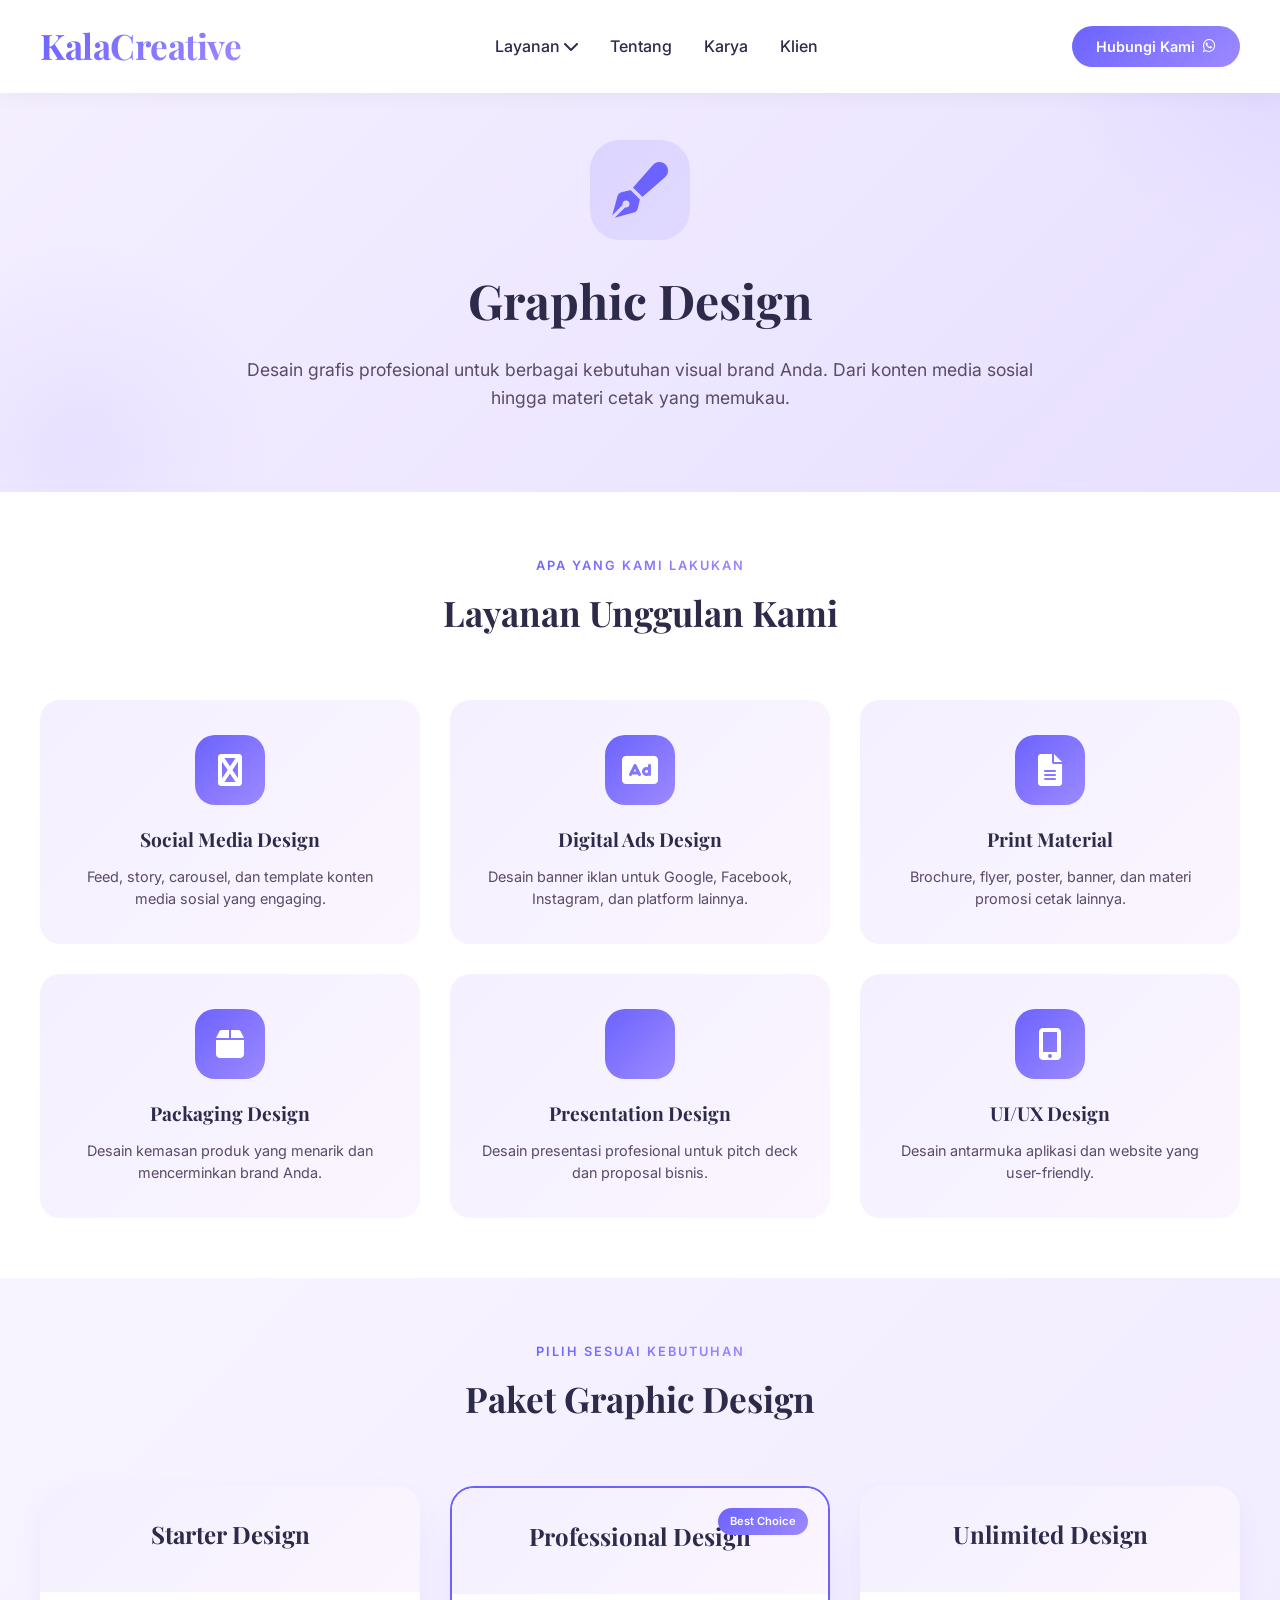
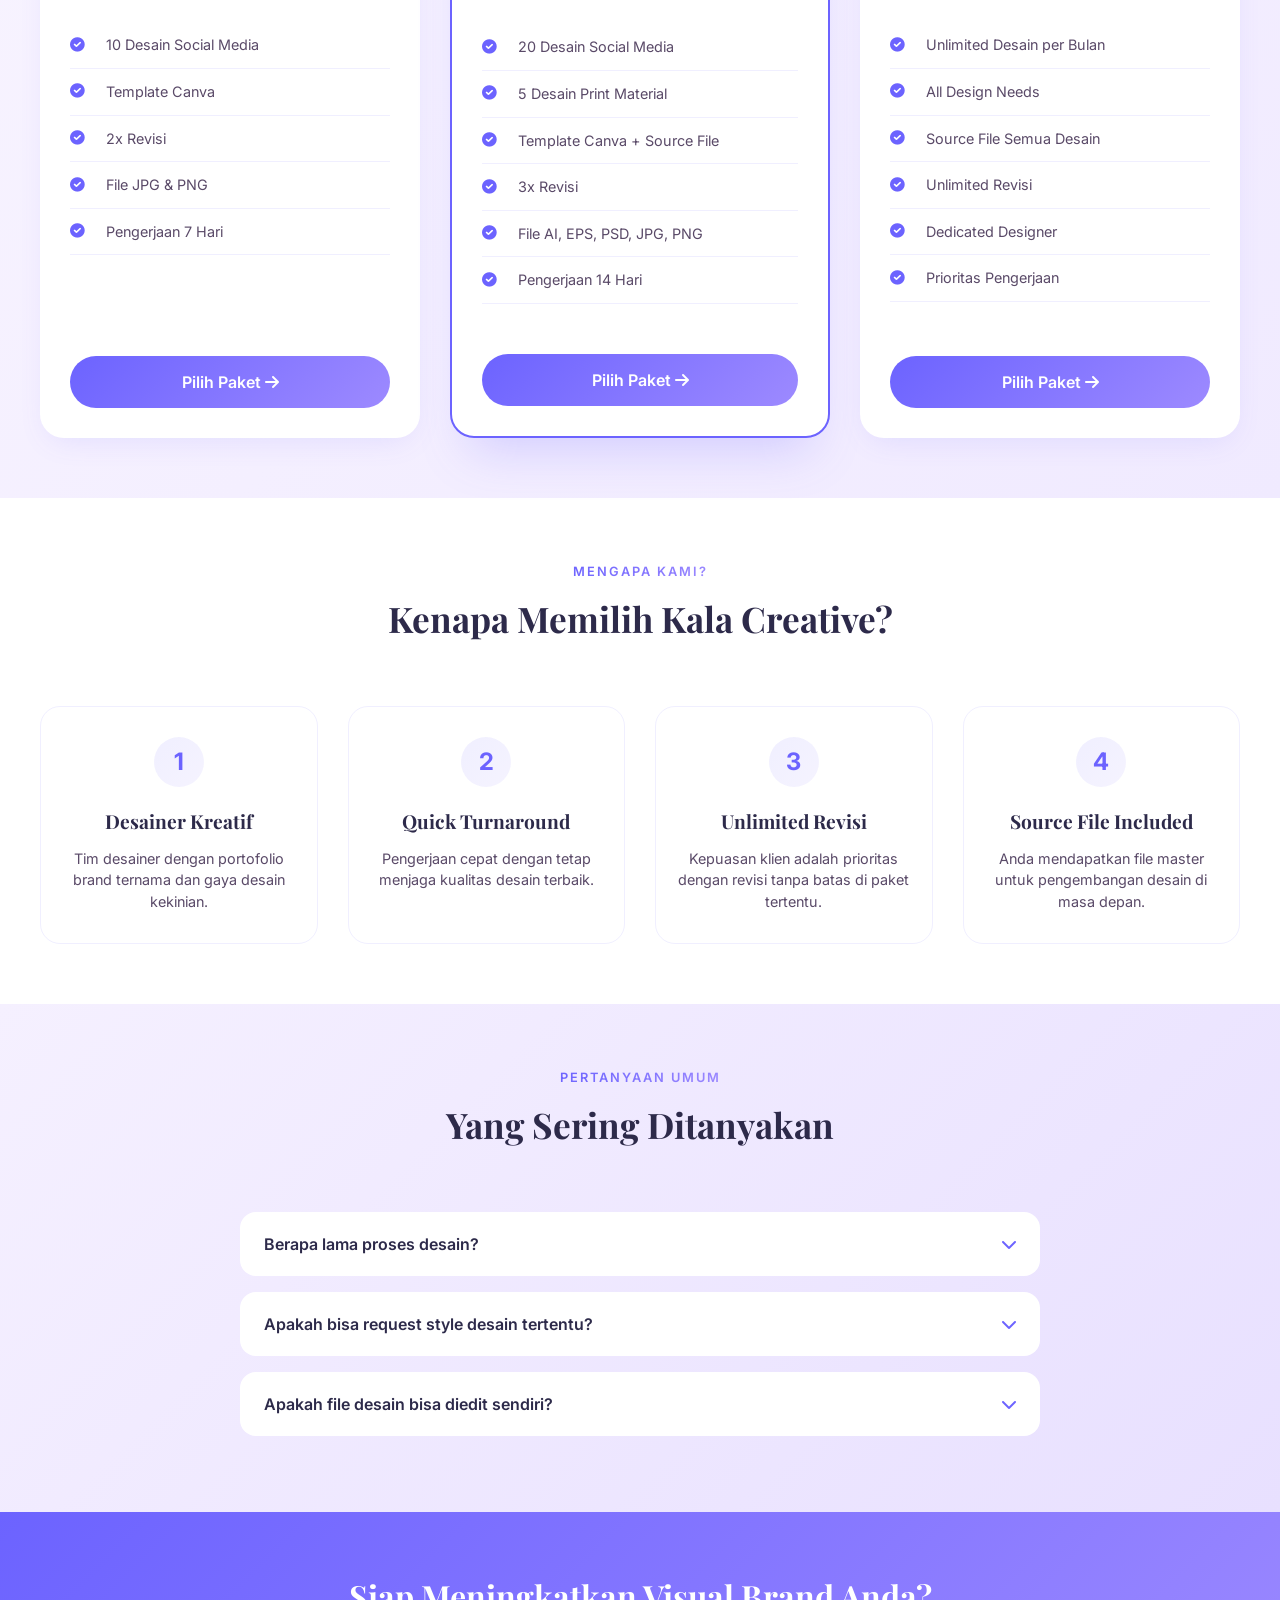
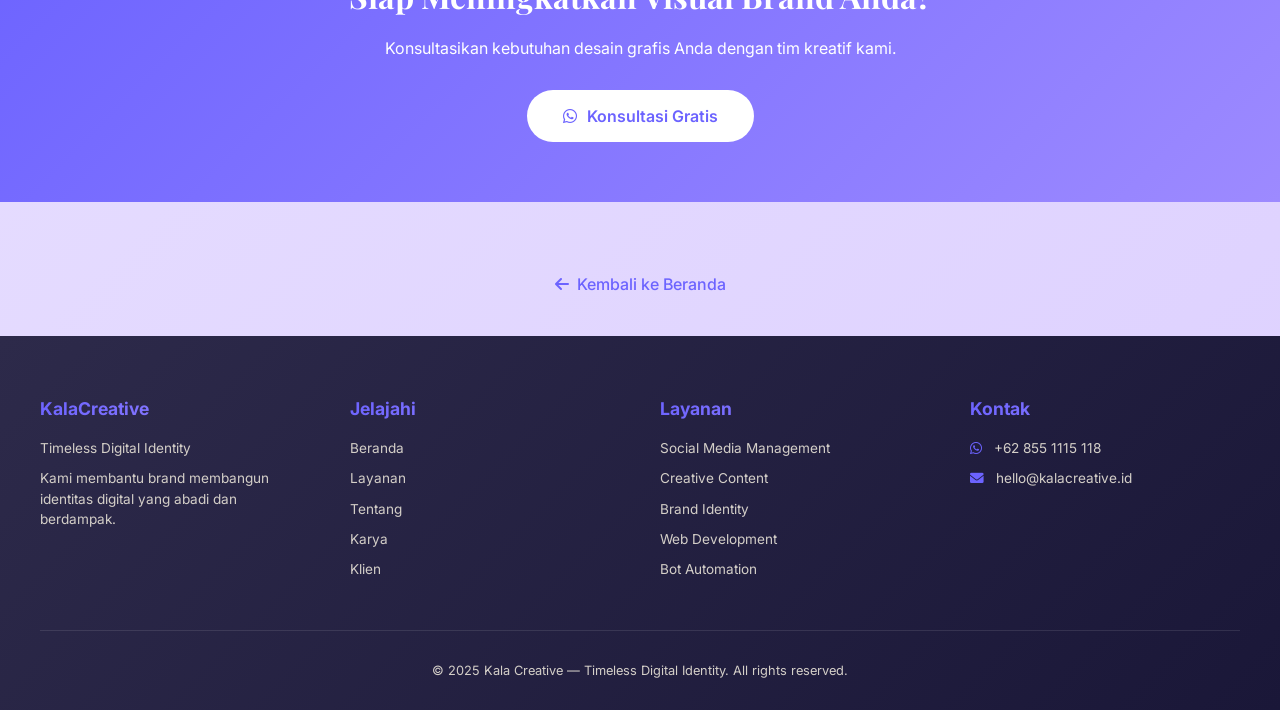
<file: graphic-design.html>
<!DOCTYPE html>
<html lang="id">
<head>
    <meta charset="UTF-8">
    <meta name="viewport" content="width=device-width, initial-scale=1.0, user-scalable=yes">
    <title>Graphic Design - Kala Creative</title>
    <!-- Google Fonts -->
    <link href="https://fonts.googleapis.com/css2?family=Inter:opsz,wght@14..32,300;400;500;600;700;800&family=Playfair+Display:wght@400;500;600;700;800;900&display=swap" rel="stylesheet">
    <!-- Font Awesome 6 -->
    <link rel="stylesheet" href="https://cdnjs.cloudflare.com/ajax/libs/font-awesome/6.0.0-beta3/css/all.min.css">
    <!-- AOS Animation -->
    <link href="https://unpkg.com/aos@2.3.1/dist/aos.css" rel="stylesheet">
    <!-- Custom CSS -->
    <link rel="stylesheet" href="style.css">
    <style>
        .service-hero {
            background: linear-gradient(135deg, #F5F0FF 0%, #E8E0FF 100%);
            padding: 140px 0 80px;
            position: relative;
            overflow: hidden;
        }
        .service-hero::before {
            content: '';
            position: absolute;
            top: -50%;
            right: -20%;
            width: 500px;
            height: 500px;
            background: radial-gradient(circle, rgba(108,99,255,0.1) 0%, transparent 70%);
            border-radius: 50%;
            pointer-events: none;
        }
        .service-hero::after {
            content: '';
            position: absolute;
            bottom: -30%;
            left: -10%;
            width: 400px;
            height: 400px;
            background: radial-gradient(circle, rgba(157,138,255,0.1) 0%, transparent 70%);
            border-radius: 50%;
            pointer-events: none;
        }
        .service-hero .container { position: relative; z-index: 2; }
        .service-hero-content { text-align: center; max-width: 800px; margin: 0 auto; }
        .service-icon-large { width: 100px; height: 100px; background: linear-gradient(135deg, rgba(108,99,255,0.15), rgba(157,138,255,0.15)); border-radius: 30px; display: flex; align-items: center; justify-content: center; margin: 0 auto 24px; }
        .service-icon-large i { font-size: 3.5rem; color: var(--primary-purple); }
        .service-hero h1 { font-size: 3rem; font-family: 'Playfair Display', serif; color: var(--dark); margin-bottom: 20px; }
        .service-hero p { font-size: 1.1rem; color: #5a4a68; line-height: 1.6; }
        .benefits-section { padding: 60px 0; background: white; }
        .benefits-grid { display: grid; grid-template-columns: repeat(3, 1fr); gap: 30px; margin-top: 40px; }
        .benefit-card { text-align: center; padding: 35px 25px; background: linear-gradient(135deg, #F5F0FF, #FAF5FF); border-radius: 20px; transition: all 0.3s; }
        .benefit-card:hover { transform: translateY(-5px); box-shadow: var(--shadow-md); }
        .benefit-icon { width: 70px; height: 70px; background: linear-gradient(135deg, var(--primary-purple), var(--primary-violet)); border-radius: 20px; display: flex; align-items: center; justify-content: center; margin: 0 auto 20px; }
        .benefit-icon i { font-size: 2rem; color: white; }
        .benefit-card h3 { font-size: 1.2rem; margin-bottom: 12px; color: var(--dark); }
        .benefit-card p { color: #5a4a68; font-size: 0.9rem; line-height: 1.5; }
        .packages-section { padding: 60px 0; background: linear-gradient(135deg, #F8F4FF, #F0EAFF); }
        .packages-grid { display: grid; grid-template-columns: repeat(3, 1fr); gap: 30px; margin-top: 40px; }
        .package-card { background: white; border-radius: 24px; overflow: hidden; transition: all 0.3s; box-shadow: var(--shadow-sm); position: relative; display: flex; flex-direction: column; height: 100%; }
        .package-card.featured { transform: scale(1.02); border: 2px solid var(--primary-purple); box-shadow: var(--shadow-lg); }
        .package-badge { position: absolute; top: 20px; right: 20px; background: linear-gradient(135deg, var(--primary-purple), var(--primary-violet)); color: white; padding: 5px 12px; border-radius: 20px; font-size: 0.7rem; font-weight: 600; z-index: 2; }
        .package-header { padding: 30px; text-align: center; background: linear-gradient(135deg, #F5F0FF, #FAF5FF); }
        .package-header h3 { font-size: 1.5rem; margin-bottom: 10px; color: var(--dark); }
        .package-features { padding: 30px; flex: 1; display: flex; flex-direction: column; }
        .package-features ul { list-style: none; margin-bottom: 30px; flex: 1; }
        .package-features li { padding: 12px 0; border-bottom: 1px solid rgba(108,99,255,0.1); display: flex; align-items: center; gap: 12px; }
        .package-features li i { color: var(--primary-purple); font-size: 0.9rem; width: 24px; flex-shrink: 0; }
        .package-features li span { color: #5a4a68; font-size: 0.9rem; }
        .package-btn-wrapper { margin-top: auto; padding-top: 20px; }
        .package-btn { display: block; text-align: center; background: linear-gradient(135deg, var(--primary-purple), var(--primary-violet)); color: white; padding: 14px 20px; border-radius: 40px; text-decoration: none; font-weight: 600; transition: all 0.3s; }
        .package-btn:hover { transform: translateY(-2px); box-shadow: 0 5px 15px rgba(108,99,255,0.3); }
        .why-choose-section { padding: 60px 0; background: white; }
        .why-grid { display: grid; grid-template-columns: repeat(auto-fit, minmax(250px, 1fr)); gap: 30px; margin-top: 40px; }
        .why-card { text-align: center; padding: 30px 20px; border-radius: 20px; transition: all 0.3s; border: 1px solid rgba(108,99,255,0.1); }
        .why-card:hover { transform: translateY(-5px); box-shadow: var(--shadow-sm); border-color: var(--primary-purple); }
        .why-number { width: 50px; height: 50px; background: linear-gradient(135deg, rgba(108,99,255,0.1), rgba(157,138,255,0.1)); border-radius: 50%; display: flex; align-items: center; justify-content: center; margin: 0 auto 20px; font-size: 1.5rem; font-weight: 700; color: var(--primary-purple); }
        .why-card h3 { font-size: 1.2rem; margin-bottom: 12px; color: var(--dark); }
        .why-card p { color: #5a4a68; font-size: 0.9rem; line-height: 1.5; }
        .faq-section { padding: 60px 0; background: linear-gradient(135deg, #F5F0FF, #E8E0FF); }
        .faq-grid { max-width: 800px; margin: 40px auto 0; }
        .faq-item { background: white; border-radius: 16px; margin-bottom: 16px; overflow: hidden; }
        .faq-question { padding: 20px 24px; display: flex; justify-content: space-between; align-items: center; cursor: pointer; font-weight: 600; color: var(--dark); }
        .faq-question i { color: var(--primary-purple); transition: transform 0.3s; }
        .faq-item.active .faq-question i { transform: rotate(180deg); }
        .faq-answer { padding: 0 24px 20px 24px; display: none; color: #5a4a68; line-height: 1.6; border-top: 1px solid rgba(108,99,255,0.1); }
        .faq-item.active .faq-answer { display: block; }
        .cta-section-service { padding: 60px 0; background: linear-gradient(135deg, var(--primary-purple), var(--primary-violet)); text-align: center; color: white; }
        .cta-section-service h2 { font-size: 2rem; margin-bottom: 16px; }
        .cta-section-service p { margin-bottom: 30px; opacity: 0.9; }
        .cta-btn-white { display: inline-flex; align-items: center; gap: 10px; background: white; color: var(--primary-purple); padding: 14px 36px; border-radius: 40px; text-decoration: none; font-weight: 600; transition: all 0.3s; }
        .cta-btn-white:hover { transform: translateY(-3px); box-shadow: 0 10px 25px rgba(0,0,0,0.2); }
        .back-home-btn { display: inline-flex; align-items: center; gap: 8px; color: var(--primary-purple); text-decoration: none; margin-top: 30px; font-weight: 500; transition: gap 0.3s; }
        .back-home-btn:hover { gap: 12px; }
        @media (max-width: 992px) { .benefits-grid { grid-template-columns: repeat(2, 1fr); } .packages-grid { grid-template-columns: repeat(2, 1fr); } }
        @media (max-width: 768px) { .service-hero { padding: 120px 0 60px; } .service-hero h1 { font-size: 2rem; } .benefits-grid { grid-template-columns: 1fr; } .packages-grid { grid-template-columns: 1fr; } .package-card.featured { transform: scale(1); } .why-grid { grid-template-columns: 1fr; } }
    </style>
</head>
<body>

<nav class="navbar" id="navbar">
    <div class="container nav-container">
        <a href="index.html" class="logo">Kala<span>Creative</span></a>
        <ul class="nav-links" id="navLinks">
            <li class="nav-item has-dropdown">
                <a href="#" class="nav-link">Layanan <i class="fas fa-chevron-down"></i></a>
                <div class="dropdown-menu">
                    <div class="dropdown-grid">
                        <a href="social-media-management.html" class="dropdown-item"><div class="dropdown-icon"><i class="fab fa-instagram"></i></div><div><h4>Social Media Management</h4><p>Kelola media sosial brand Anda</p></div></a>
                        <a href="creative-content.html" class="dropdown-item"><div class="dropdown-icon"><i class="fas fa-camera-retro"></i></div><div><h4>Creative Content</h4><p>Produksi konten kreatif berkualitas</p></div></a>
                        <a href="meta-ads.html" class="dropdown-item"><div class="dropdown-icon"><i class="fas fa-chart-line"></i></div><div><h4>Iklan Meta</h4><p>Strategi iklan Facebook & Instagram</p></div></a>
                        <a href="brand-identity.html" class="dropdown-item"><div class="dropdown-icon"><i class="fas fa-palette"></i></div><div><h4>Brand Identity</h4><p>Ciptakan identitas brand yang kuat</p></div></a>
                        <a href="web-development.html" class="dropdown-item"><div class="dropdown-icon"><i class="fas fa-code"></i></div><div><h4>Web Development</h4><p>Website modern & responsif</p></div></a>
                        <a href="live-tiktok.html" class="dropdown-item"><div class="dropdown-icon"><i class="fab fa-tiktok"></i></div><div><h4>Live TikTok</h4><p>Optimasi live streaming TikTok</p></div></a>
                        <a href="graphic-design.html" class="dropdown-item"><div class="dropdown-icon"><i class="fas fa-pen-fancy"></i></div><div><h4>Graphic Design</h4><p>Desain grafis untuk berbagai kebutuhan</p></div></a>
                        <a href="product-photo.html" class="dropdown-item"><div class="dropdown-icon"><i class="fas fa-camera"></i></div><div><h4>Foto Produk</h4><p>Fotografi produk profesional</p></div></a>
                        <a href="bot-automation.html" class="dropdown-item"><div class="dropdown-icon"><i class="fas fa-robot"></i></div><div><h4>Bot Automation</h4><p>Otomatisasi chat & customer service</p></div></a>
                    </div>
                </div>
            </li>
            <li><a href="index.html#about">Tentang</a></li>
            <li><a href="index.html#portfolio">Karya</a></li>
            <li><a href="index.html#clients">Klien</a></li>
        </ul>
        <a href="https://wa.me/628551115118?text=Halo%20Kala%20Creative,%20saya%20tertarik%20dengan%20layanan%20Graphic%20Design" class="nav-cta-btn" target="_blank"><span>Hubungi Kami</span><i class="fab fa-whatsapp"></i></a>
        <div class="menu-toggle" id="menuToggle"><i class="fas fa-bars"></i></div>
    </div>
</nav>

<main>
    <section class="service-hero">
        <div class="container">
            <div class="service-hero-content" data-aos="fade-up">
                <div class="service-icon-large"><i class="fas fa-pen-fancy"></i></div>
                <h1>Graphic Design</h1>
                <p>Desain grafis profesional untuk berbagai kebutuhan visual brand Anda. Dari konten media sosial hingga materi cetak yang memukau.</p>
            </div>
        </div>
    </section>

    <section class="benefits-section">
        <div class="container">
            <div class="section-header" data-aos="fade-up"><span class="section-subtitle">Apa yang Kami Lakukan</span><h2 class="section-title">Layanan Unggulan Kami</h2></div>
            <div class="benefits-grid">
                <div class="benefit-card" data-aos="fade-up"><div class="benefit-icon"><i class="fas fa-instagram"></i></div><h3>Social Media Design</h3><p>Feed, story, carousel, dan template konten media sosial yang engaging.</p></div>
                <div class="benefit-card" data-aos="fade-up" data-aos-delay="100"><div class="benefit-icon"><i class="fas fa-ad"></i></div><h3>Digital Ads Design</h3><p>Desain banner iklan untuk Google, Facebook, Instagram, dan platform lainnya.</p></div>
                <div class="benefit-card" data-aos="fade-up" data-aos-delay="200"><div class="benefit-icon"><i class="fas fa-file-alt"></i></div><h3>Print Material</h3><p>Brochure, flyer, poster, banner, dan materi promosi cetak lainnya.</p></div>
                <div class="benefit-card" data-aos="fade-up" data-aos-delay="300"><div class="benefit-icon"><i class="fas fa-box"></i></div><h3>Packaging Design</h3><p>Desain kemasan produk yang menarik dan mencerminkan brand Anda.</p></div>
                <div class="benefit-card" data-aos="fade-up" data-aos-delay="400"><div class="benefit-icon"><i class="fas fa-presentation"></i></div><h3>Presentation Design</h3><p>Desain presentasi profesional untuk pitch deck dan proposal bisnis.</p></div>
                <div class="benefit-card" data-aos="fade-up" data-aos-delay="500"><div class="benefit-icon"><i class="fas fa-mobile-alt"></i></div><h3>UI/UX Design</h3><p>Desain antarmuka aplikasi dan website yang user-friendly.</p></div>
            </div>
        </div>
    </section>

    <section class="packages-section">
        <div class="container">
            <div class="section-header" data-aos="fade-up"><span class="section-subtitle">Pilih Sesuai Kebutuhan</span><h2 class="section-title">Paket Graphic Design</h2></div>
            <div class="packages-grid">
                <div class="package-card" data-aos="fade-up"><div class="package-header"><h3>Starter Design</h3></div><div class="package-features"><ul><li><i class="fas fa-check-circle"></i><span>10 Desain Social Media</span></li><li><i class="fas fa-check-circle"></i><span>Template Canva</span></li><li><i class="fas fa-check-circle"></i><span>2x Revisi</span></li><li><i class="fas fa-check-circle"></i><span>File JPG & PNG</span></li><li><i class="fas fa-check-circle"></i><span>Pengerjaan 7 Hari</span></li></ul><div class="package-btn-wrapper"><a href="https://wa.me/628551115118?text=Halo%20Kala%20Creative,%20saya%20tertarik%20dengan%20paket%20Starter%20Design" class="package-btn" target="_blank">Pilih Paket <i class="fas fa-arrow-right"></i></a></div></div></div>
                <div class="package-card featured" data-aos="fade-up" data-aos-delay="100"><div class="package-badge">Best Choice</div><div class="package-header"><h3>Professional Design</h3></div><div class="package-features"><ul><li><i class="fas fa-check-circle"></i><span>20 Desain Social Media</span></li><li><i class="fas fa-check-circle"></i><span>5 Desain Print Material</span></li><li><i class="fas fa-check-circle"></i><span>Template Canva + Source File</span></li><li><i class="fas fa-check-circle"></i><span>3x Revisi</span></li><li><i class="fas fa-check-circle"></i><span>File AI, EPS, PSD, JPG, PNG</span></li><li><i class="fas fa-check-circle"></i><span>Pengerjaan 14 Hari</span></li></ul><div class="package-btn-wrapper"><a href="https://wa.me/628551115118?text=Halo%20Kala%20Creative,%20saya%20tertarik%20dengan%20paket%20Professional%20Design" class="package-btn" target="_blank">Pilih Paket <i class="fas fa-arrow-right"></i></a></div></div></div>
                <div class="package-card" data-aos="fade-up" data-aos-delay="200"><div class="package-header"><h3>Unlimited Design</h3></div><div class="package-features"><ul><li><i class="fas fa-check-circle"></i><span>Unlimited Desain per Bulan</span></li><li><i class="fas fa-check-circle"></i><span>All Design Needs</span></li><li><i class="fas fa-check-circle"></i><span>Source File Semua Desain</span></li><li><i class="fas fa-check-circle"></i><span>Unlimited Revisi</span></li><li><i class="fas fa-check-circle"></i><span>Dedicated Designer</span></li><li><i class="fas fa-check-circle"></i><span>Prioritas Pengerjaan</span></li></ul><div class="package-btn-wrapper"><a href="https://wa.me/628551115118?text=Halo%20Kala%20Creative,%20saya%20tertarik%20dengan%20paket%20Unlimited%20Design" class="package-btn" target="_blank">Pilih Paket <i class="fas fa-arrow-right"></i></a></div></div></div>
            </div>
        </div>
    </section>

    <section class="why-choose-section">
        <div class="container"><div class="section-header" data-aos="fade-up"><span class="section-subtitle">Mengapa Kami?</span><h2 class="section-title">Kenapa Memilih Kala Creative?</h2></div>
        <div class="why-grid"><div class="why-card" data-aos="fade-up"><div class="why-number">1</div><h3>Desainer Kreatif</h3><p>Tim desainer dengan portofolio brand ternama dan gaya desain kekinian.</p></div><div class="why-card" data-aos="fade-up" data-aos-delay="100"><div class="why-number">2</div><h3>Quick Turnaround</h3><p>Pengerjaan cepat dengan tetap menjaga kualitas desain terbaik.</p></div><div class="why-card" data-aos="fade-up" data-aos-delay="200"><div class="why-number">3</div><h3>Unlimited Revisi</h3><p>Kepuasan klien adalah prioritas dengan revisi tanpa batas di paket tertentu.</p></div><div class="why-card" data-aos="fade-up" data-aos-delay="300"><div class="why-number">4</div><h3>Source File Included</h3><p>Anda mendapatkan file master untuk pengembangan desain di masa depan.</p></div></div></div>
    </section>

    <section class="faq-section"><div class="container"><div class="section-header" data-aos="fade-up"><span class="section-subtitle">Pertanyaan Umum</span><h2 class="section-title">Yang Sering Ditanyakan</h2></div>
    <div class="faq-grid"><div class="faq-item" data-aos="fade-up"><div class="faq-question"><span>Berapa lama proses desain?</span><i class="fas fa-chevron-down"></i></div><div class="faq-answer">Proses desain biasanya memakan waktu 2-7 hari kerja tergantung kompleksitas desain.</div></div>
    <div class="faq-item" data-aos="fade-up" data-aos-delay="100"><div class="faq-question"><span>Apakah bisa request style desain tertentu?</span><i class="fas fa-chevron-down"></i></div><div class="faq-answer">Tentu, kami akan menyesuaikan dengan moodboard dan preferensi style yang Anda inginkan.</div></div>
    <div class="faq-item" data-aos="fade-up" data-aos-delay="200"><div class="faq-question"><span>Apakah file desain bisa diedit sendiri?</span><i class="fas fa-chevron-down"></i></div><div class="faq-answer">Ya, kami memberikan source file yang bisa diedit menggunakan software desain seperti Adobe Illustrator, Photoshop, atau Canva.</div></div></div></div></section>

    <section class="cta-section-service"><div class="container"><h2 data-aos="fade-up">Siap Meningkatkan Visual Brand Anda?</h2><p data-aos="fade-up" data-aos-delay="100">Konsultasikan kebutuhan desain grafis Anda dengan tim kreatif kami.</p><a href="https://wa.me/628551115118?text=Halo%20Kala%20Creative,%20saya%20tertarik%20dengan%20layanan%20Graphic%20Design" class="cta-btn-white" target="_blank"><i class="fab fa-whatsapp"></i> Konsultasi Gratis</a></div></section>
    <div class="container" style="text-align: center; padding: 40px 0;"><a href="index.html" class="back-home-btn"><i class="fas fa-arrow-left"></i> Kembali ke Beranda</a></div>
</main>

<footer><div class="container"><div class="footer-grid"><div class="footer-col"><h4>Kala<span>Creative</span></h4><p>Timeless Digital Identity</p><p>Kami membantu brand membangun identitas digital yang abadi dan berdampak.</p></div><div class="footer-col"><h4>Jelajahi</h4><a href="index.html">Beranda</a><a href="index.html#services">Layanan</a><a href="index.html#about">Tentang</a><a href="index.html#portfolio">Karya</a><a href="index.html#clients">Klien</a></div><div class="footer-col"><h4>Layanan</h4><a href="social-media-management.html">Social Media Management</a><a href="creative-content.html">Creative Content</a><a href="brand-identity.html">Brand Identity</a><a href="web-development.html">Web Development</a><a href="bot-automation.html">Bot Automation</a></div><div class="footer-col"><h4>Kontak</h4><p><i class="fab fa-whatsapp"></i> +62 855 1115 118</p><p><i class="fas fa-envelope"></i> hello@kalacreative.id</p></div></div><div class="copyright">&copy; 2025 Kala Creative — Timeless Digital Identity. All rights reserved.</div></div></footer>

<script src="https://unpkg.com/aos@2.3.1/dist/aos.js"></script>
<script>
    AOS.init({ duration: 800, once: true, offset: 100 });
    const menuToggle = document.getElementById('menuToggle'); const navLinks = document.getElementById('navLinks');
    if (menuToggle && navLinks) { menuToggle.addEventListener('click', () => navLinks.classList.toggle('active')); document.querySelectorAll('.nav-links a').forEach(link => { link.addEventListener('click', () => { if (window.innerWidth <= 768) navLinks.classList.remove('active'); }); }); }
    const navItem = document.querySelector('.nav-item'); if (window.innerWidth <= 768 && navItem) { const serviceLink = navItem.querySelector('.nav-link'); serviceLink.addEventListener('click', (e) => { e.preventDefault(); navItem.classList.toggle('active'); }); }
    const faqItems = document.querySelectorAll('.faq-item'); faqItems.forEach(item => { const question = item.querySelector('.faq-question'); question.addEventListener('click', () => { item.classList.toggle('active'); }); });
    let lastScrollTop = 0; const navbar = document.getElementById('navbar'); window.addEventListener('scroll', () => { const scrollTop = window.pageYOffset || document.documentElement.scrollTop; if (scrollTop > lastScrollTop && scrollTop > 100) { navbar.classList.add('hide'); navbar.classList.remove('show'); } else { navbar.classList.remove('hide'); navbar.classList.add('show'); } if (scrollTop > 50) navbar.classList.add('scrolled'); else navbar.classList.remove('scrolled'); lastScrollTop = scrollTop <= 0 ? 0 : scrollTop; });
</script>
</body>
</html>
</file>
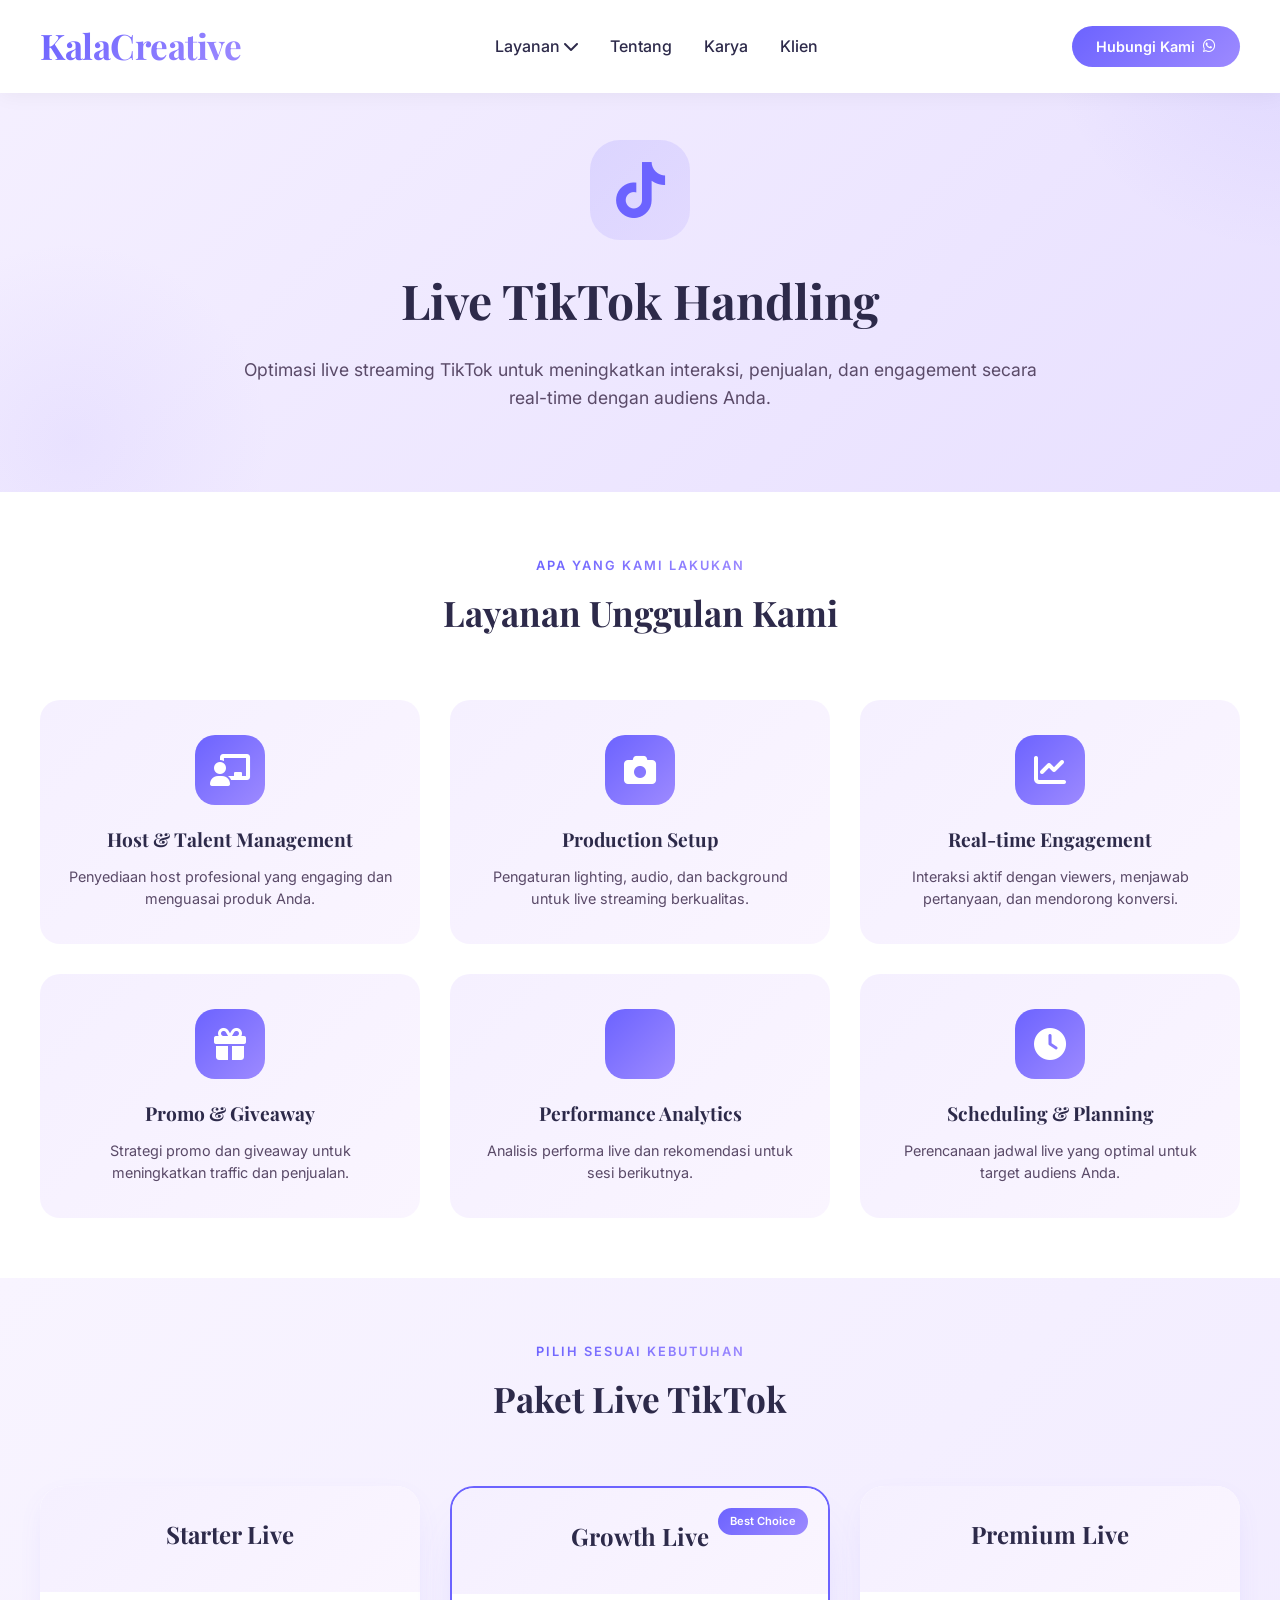
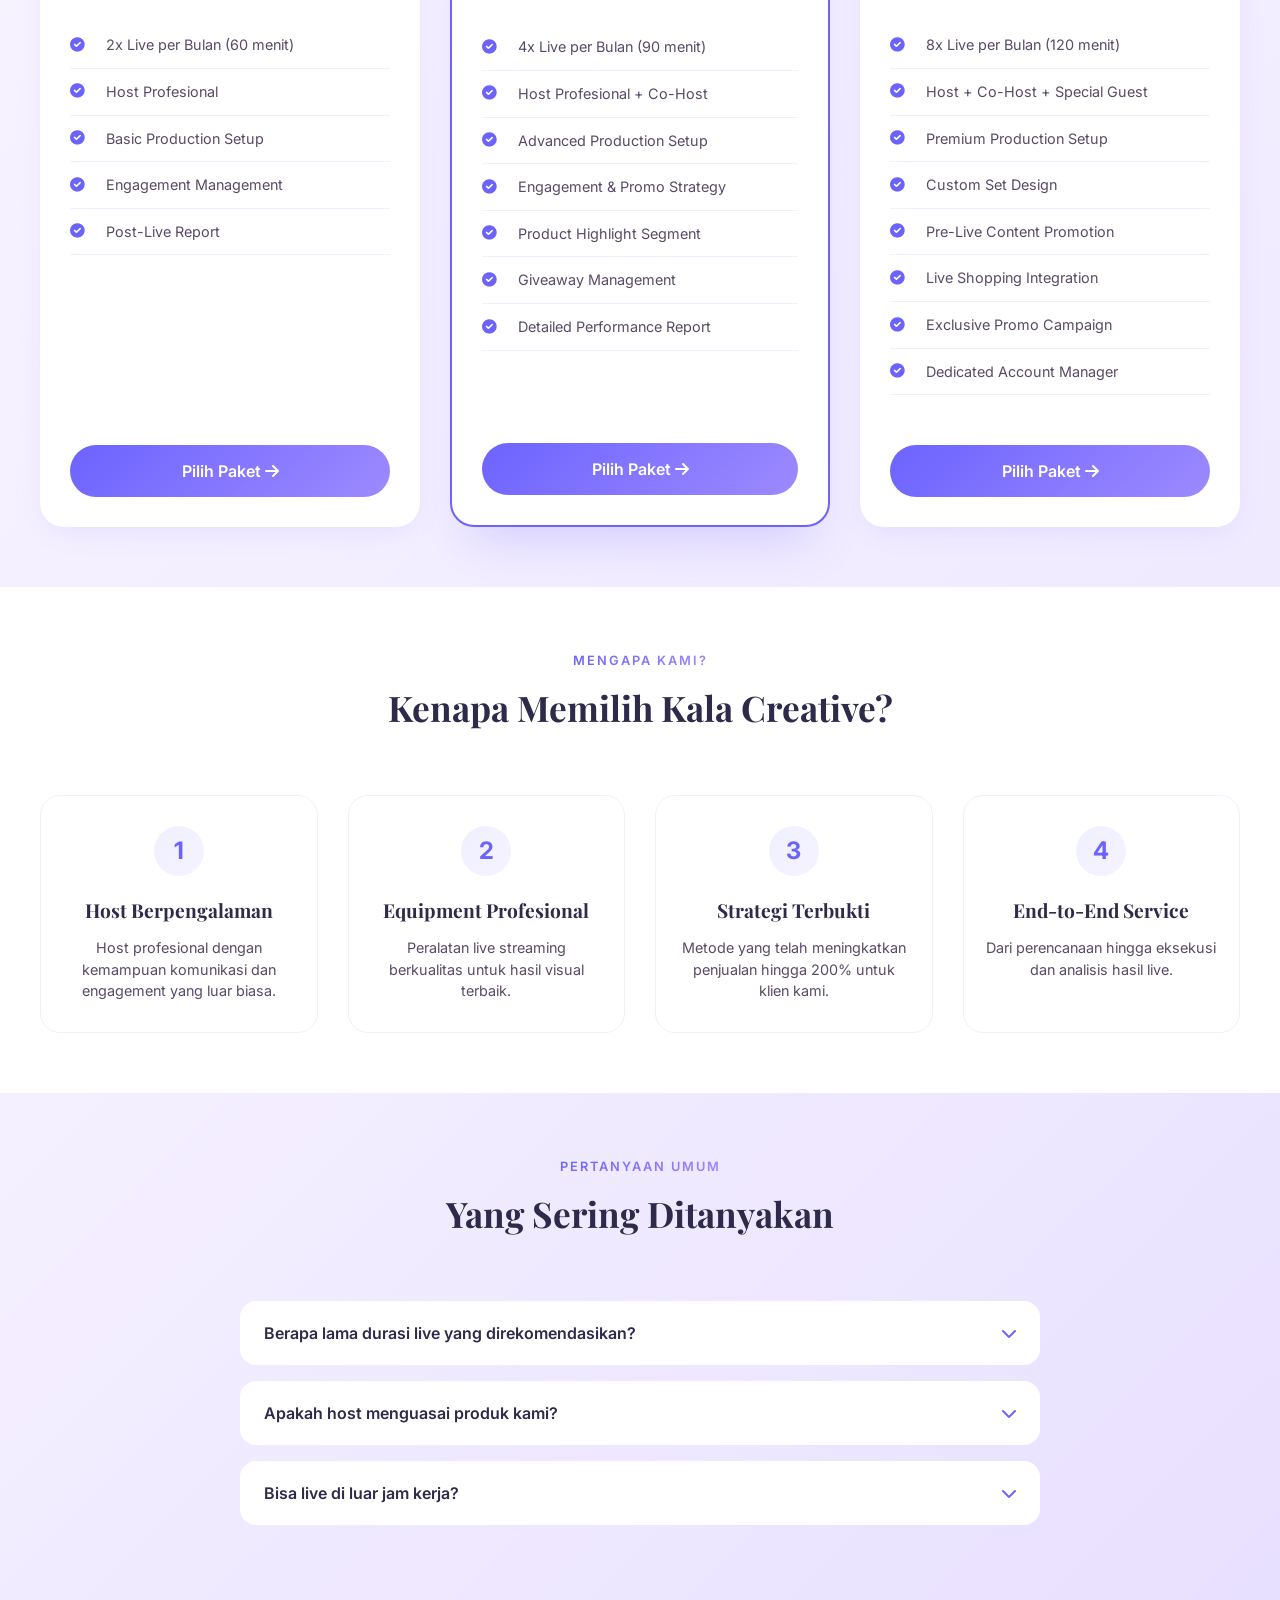
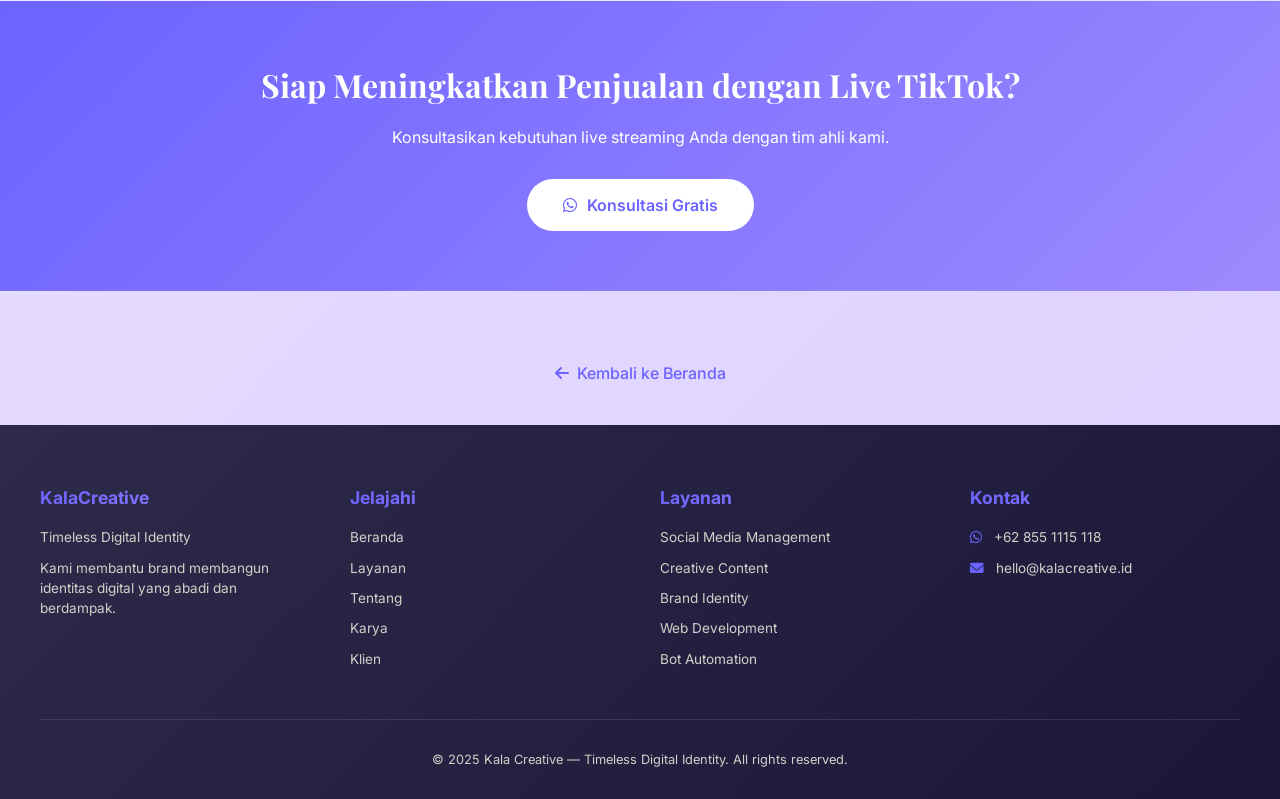
<file: live-tiktok.html>
<!DOCTYPE html>
<html lang="id">
<head>
    <meta charset="UTF-8">
    <meta name="viewport" content="width=device-width, initial-scale=1.0, user-scalable=yes">
    <title>Live TikTok Handling - Kala Creative</title>
    <!-- Google Fonts -->
    <link href="https://fonts.googleapis.com/css2?family=Inter:opsz,wght@14..32,300;400;500;600;700;800&family=Playfair+Display:wght@400;500;600;700;800;900&display=swap" rel="stylesheet">
    <!-- Font Awesome 6 -->
    <link rel="stylesheet" href="https://cdnjs.cloudflare.com/ajax/libs/font-awesome/6.0.0-beta3/css/all.min.css">
    <!-- AOS Animation -->
    <link href="https://unpkg.com/aos@2.3.1/dist/aos.css" rel="stylesheet">
    <!-- Custom CSS -->
    <link rel="stylesheet" href="style.css">
    <style>
        .service-hero {
            background: linear-gradient(135deg, #F5F0FF 0%, #E8E0FF 100%);
            padding: 140px 0 80px;
            position: relative;
            overflow: hidden;
        }
        .service-hero::before {
            content: '';
            position: absolute;
            top: -50%;
            right: -20%;
            width: 500px;
            height: 500px;
            background: radial-gradient(circle, rgba(108,99,255,0.1) 0%, transparent 70%);
            border-radius: 50%;
            pointer-events: none;
        }
        .service-hero::after {
            content: '';
            position: absolute;
            bottom: -30%;
            left: -10%;
            width: 400px;
            height: 400px;
            background: radial-gradient(circle, rgba(157,138,255,0.1) 0%, transparent 70%);
            border-radius: 50%;
            pointer-events: none;
        }
        .service-hero .container { position: relative; z-index: 2; }
        .service-hero-content { text-align: center; max-width: 800px; margin: 0 auto; }
        .service-icon-large { width: 100px; height: 100px; background: linear-gradient(135deg, rgba(108,99,255,0.15), rgba(157,138,255,0.15)); border-radius: 30px; display: flex; align-items: center; justify-content: center; margin: 0 auto 24px; }
        .service-icon-large i { font-size: 3.5rem; color: var(--primary-purple); }
        .service-hero h1 { font-size: 3rem; font-family: 'Playfair Display', serif; color: var(--dark); margin-bottom: 20px; }
        .service-hero p { font-size: 1.1rem; color: #5a4a68; line-height: 1.6; }
        .benefits-section { padding: 60px 0; background: white; }
        .benefits-grid { display: grid; grid-template-columns: repeat(3, 1fr); gap: 30px; margin-top: 40px; }
        .benefit-card { text-align: center; padding: 35px 25px; background: linear-gradient(135deg, #F5F0FF, #FAF5FF); border-radius: 20px; transition: all 0.3s; }
        .benefit-card:hover { transform: translateY(-5px); box-shadow: var(--shadow-md); }
        .benefit-icon { width: 70px; height: 70px; background: linear-gradient(135deg, var(--primary-purple), var(--primary-violet)); border-radius: 20px; display: flex; align-items: center; justify-content: center; margin: 0 auto 20px; }
        .benefit-icon i { font-size: 2rem; color: white; }
        .benefit-card h3 { font-size: 1.2rem; margin-bottom: 12px; color: var(--dark); }
        .benefit-card p { color: #5a4a68; font-size: 0.9rem; line-height: 1.5; }
        .packages-section { padding: 60px 0; background: linear-gradient(135deg, #F8F4FF, #F0EAFF); }
        .packages-grid { display: grid; grid-template-columns: repeat(3, 1fr); gap: 30px; margin-top: 40px; }
        .package-card { background: white; border-radius: 24px; overflow: hidden; transition: all 0.3s; box-shadow: var(--shadow-sm); position: relative; display: flex; flex-direction: column; height: 100%; }
        .package-card.featured { transform: scale(1.02); border: 2px solid var(--primary-purple); box-shadow: var(--shadow-lg); }
        .package-badge { position: absolute; top: 20px; right: 20px; background: linear-gradient(135deg, var(--primary-purple), var(--primary-violet)); color: white; padding: 5px 12px; border-radius: 20px; font-size: 0.7rem; font-weight: 600; z-index: 2; }
        .package-header { padding: 30px; text-align: center; background: linear-gradient(135deg, #F5F0FF, #FAF5FF); }
        .package-header h3 { font-size: 1.5rem; margin-bottom: 10px; color: var(--dark); }
        .package-features { padding: 30px; flex: 1; display: flex; flex-direction: column; }
        .package-features ul { list-style: none; margin-bottom: 30px; flex: 1; }
        .package-features li { padding: 12px 0; border-bottom: 1px solid rgba(108,99,255,0.1); display: flex; align-items: center; gap: 12px; }
        .package-features li i { color: var(--primary-purple); font-size: 0.9rem; width: 24px; flex-shrink: 0; }
        .package-features li span { color: #5a4a68; font-size: 0.9rem; }
        .package-btn-wrapper { margin-top: auto; padding-top: 20px; }
        .package-btn { display: block; text-align: center; background: linear-gradient(135deg, var(--primary-purple), var(--primary-violet)); color: white; padding: 14px 20px; border-radius: 40px; text-decoration: none; font-weight: 600; transition: all 0.3s; }
        .package-btn:hover { transform: translateY(-2px); box-shadow: 0 5px 15px rgba(108,99,255,0.3); }
        .why-choose-section { padding: 60px 0; background: white; }
        .why-grid { display: grid; grid-template-columns: repeat(auto-fit, minmax(250px, 1fr)); gap: 30px; margin-top: 40px; }
        .why-card { text-align: center; padding: 30px 20px; border-radius: 20px; transition: all 0.3s; border: 1px solid rgba(108,99,255,0.1); }
        .why-card:hover { transform: translateY(-5px); box-shadow: var(--shadow-sm); border-color: var(--primary-purple); }
        .why-number { width: 50px; height: 50px; background: linear-gradient(135deg, rgba(108,99,255,0.1), rgba(157,138,255,0.1)); border-radius: 50%; display: flex; align-items: center; justify-content: center; margin: 0 auto 20px; font-size: 1.5rem; font-weight: 700; color: var(--primary-purple); }
        .why-card h3 { font-size: 1.2rem; margin-bottom: 12px; color: var(--dark); }
        .why-card p { color: #5a4a68; font-size: 0.9rem; line-height: 1.5; }
        .faq-section { padding: 60px 0; background: linear-gradient(135deg, #F5F0FF, #E8E0FF); }
        .faq-grid { max-width: 800px; margin: 40px auto 0; }
        .faq-item { background: white; border-radius: 16px; margin-bottom: 16px; overflow: hidden; }
        .faq-question { padding: 20px 24px; display: flex; justify-content: space-between; align-items: center; cursor: pointer; font-weight: 600; color: var(--dark); }
        .faq-question i { color: var(--primary-purple); transition: transform 0.3s; }
        .faq-item.active .faq-question i { transform: rotate(180deg); }
        .faq-answer { padding: 0 24px 20px 24px; display: none; color: #5a4a68; line-height: 1.6; border-top: 1px solid rgba(108,99,255,0.1); }
        .faq-item.active .faq-answer { display: block; }
        .cta-section-service { padding: 60px 0; background: linear-gradient(135deg, var(--primary-purple), var(--primary-violet)); text-align: center; color: white; }
        .cta-section-service h2 { font-size: 2rem; margin-bottom: 16px; }
        .cta-section-service p { margin-bottom: 30px; opacity: 0.9; }
        .cta-btn-white { display: inline-flex; align-items: center; gap: 10px; background: white; color: var(--primary-purple); padding: 14px 36px; border-radius: 40px; text-decoration: none; font-weight: 600; transition: all 0.3s; }
        .cta-btn-white:hover { transform: translateY(-3px); box-shadow: 0 10px 25px rgba(0,0,0,0.2); }
        .back-home-btn { display: inline-flex; align-items: center; gap: 8px; color: var(--primary-purple); text-decoration: none; margin-top: 30px; font-weight: 500; transition: gap 0.3s; }
        .back-home-btn:hover { gap: 12px; }
        @media (max-width: 992px) { .benefits-grid { grid-template-columns: repeat(2, 1fr); } .packages-grid { grid-template-columns: repeat(2, 1fr); } }
        @media (max-width: 768px) { .service-hero { padding: 120px 0 60px; } .service-hero h1 { font-size: 2rem; } .benefits-grid { grid-template-columns: 1fr; } .packages-grid { grid-template-columns: 1fr; } .package-card.featured { transform: scale(1); } .why-grid { grid-template-columns: 1fr; } }
    </style>
</head>
<body>

<nav class="navbar" id="navbar">
    <div class="container nav-container">
        <a href="index.html" class="logo">Kala<span>Creative</span></a>
        <ul class="nav-links" id="navLinks">
            <li class="nav-item has-dropdown">
                <a href="#" class="nav-link">Layanan <i class="fas fa-chevron-down"></i></a>
                <div class="dropdown-menu">
                    <div class="dropdown-grid">
                        <a href="social-media-management.html" class="dropdown-item"><div class="dropdown-icon"><i class="fab fa-instagram"></i></div><div><h4>Social Media Management</h4><p>Kelola media sosial brand Anda</p></div></a>
                        <a href="creative-content.html" class="dropdown-item"><div class="dropdown-icon"><i class="fas fa-camera-retro"></i></div><div><h4>Creative Content</h4><p>Produksi konten kreatif berkualitas</p></div></a>
                        <a href="meta-ads.html" class="dropdown-item"><div class="dropdown-icon"><i class="fas fa-chart-line"></i></div><div><h4>Iklan Meta</h4><p>Strategi iklan Facebook & Instagram</p></div></a>
                        <a href="brand-identity.html" class="dropdown-item"><div class="dropdown-icon"><i class="fas fa-palette"></i></div><div><h4>Brand Identity</h4><p>Ciptakan identitas brand yang kuat</p></div></a>
                        <a href="web-development.html" class="dropdown-item"><div class="dropdown-icon"><i class="fas fa-code"></i></div><div><h4>Web Development</h4><p>Website modern & responsif</p></div></a>
                        <a href="live-tiktok.html" class="dropdown-item"><div class="dropdown-icon"><i class="fab fa-tiktok"></i></div><div><h4>Live TikTok</h4><p>Optimasi live streaming TikTok</p></div></a>
                        <a href="graphic-design.html" class="dropdown-item"><div class="dropdown-icon"><i class="fas fa-pen-fancy"></i></div><div><h4>Graphic Design</h4><p>Desain grafis untuk berbagai kebutuhan</p></div></a>
                        <a href="product-photo.html" class="dropdown-item"><div class="dropdown-icon"><i class="fas fa-camera"></i></div><div><h4>Foto Produk</h4><p>Fotografi produk profesional</p></div></a>
                        <a href="bot-automation.html" class="dropdown-item"><div class="dropdown-icon"><i class="fas fa-robot"></i></div><div><h4>Bot Automation</h4><p>Otomatisasi chat & customer service</p></div></a>
                    </div>
                </div>
            </li>
            <li><a href="index.html#about">Tentang</a></li>
            <li><a href="index.html#portfolio">Karya</a></li>
            <li><a href="index.html#clients">Klien</a></li>
        </ul>
        <a href="https://wa.me/628551115118?text=Halo%20Kala%20Creative,%20saya%20tertarik%20dengan%20layanan%20Live%20TikTok" class="nav-cta-btn" target="_blank"><span>Hubungi Kami</span><i class="fab fa-whatsapp"></i></a>
        <div class="menu-toggle" id="menuToggle"><i class="fas fa-bars"></i></div>
    </div>
</nav>

<main>
    <section class="service-hero">
        <div class="container">
            <div class="service-hero-content" data-aos="fade-up">
                <div class="service-icon-large"><i class="fab fa-tiktok"></i></div>
                <h1>Live TikTok Handling</h1>
                <p>Optimasi live streaming TikTok untuk meningkatkan interaksi, penjualan, dan engagement secara real-time dengan audiens Anda.</p>
            </div>
        </div>
    </section>

    <section class="benefits-section">
        <div class="container">
            <div class="section-header" data-aos="fade-up"><span class="section-subtitle">Apa yang Kami Lakukan</span><h2 class="section-title">Layanan Unggulan Kami</h2></div>
            <div class="benefits-grid">
                <div class="benefit-card" data-aos="fade-up"><div class="benefit-icon"><i class="fas fa-chalkboard-user"></i></div><h3>Host & Talent Management</h3><p>Penyediaan host profesional yang engaging dan menguasai produk Anda.</p></div>
                <div class="benefit-card" data-aos="fade-up" data-aos-delay="100"><div class="benefit-icon"><i class="fas fa-camera"></i></div><h3>Production Setup</h3><p>Pengaturan lighting, audio, dan background untuk live streaming berkualitas.</p></div>
                <div class="benefit-card" data-aos="fade-up" data-aos-delay="200"><div class="benefit-icon"><i class="fas fa-chart-line"></i></div><h3>Real-time Engagement</h3><p>Interaksi aktif dengan viewers, menjawab pertanyaan, dan mendorong konversi.</p></div>
                <div class="benefit-card" data-aos="fade-up" data-aos-delay="300"><div class="benefit-icon"><i class="fas fa-gift"></i></div><h3>Promo & Giveaway</h3><p>Strategi promo dan giveaway untuk meningkatkan traffic dan penjualan.</p></div>
                <div class="benefit-card" data-aos="fade-up" data-aos-delay="400"><div class="benefit-icon"><i class="fas fa-chart-simple"></i></div><h3>Performance Analytics</h3><p>Analisis performa live dan rekomendasi untuk sesi berikutnya.</p></div>
                <div class="benefit-card" data-aos="fade-up" data-aos-delay="500"><div class="benefit-icon"><i class="fas fa-clock"></i></div><h3>Scheduling & Planning</h3><p>Perencanaan jadwal live yang optimal untuk target audiens Anda.</p></div>
            </div>
        </div>
    </section>

    <section class="packages-section">
        <div class="container">
            <div class="section-header" data-aos="fade-up"><span class="section-subtitle">Pilih Sesuai Kebutuhan</span><h2 class="section-title">Paket Live TikTok</h2></div>
            <div class="packages-grid">
                <div class="package-card" data-aos="fade-up"><div class="package-header"><h3>Starter Live</h3></div><div class="package-features"><ul><li><i class="fas fa-check-circle"></i><span>2x Live per Bulan (60 menit)</span></li><li><i class="fas fa-check-circle"></i><span>Host Profesional</span></li><li><i class="fas fa-check-circle"></i><span>Basic Production Setup</span></li><li><i class="fas fa-check-circle"></i><span>Engagement Management</span></li><li><i class="fas fa-check-circle"></i><span>Post-Live Report</span></li></ul><div class="package-btn-wrapper"><a href="https://wa.me/628551115118?text=Halo%20Kala%20Creative,%20saya%20tertarik%20dengan%20paket%20Starter%20Live" class="package-btn" target="_blank">Pilih Paket <i class="fas fa-arrow-right"></i></a></div></div></div>
                <div class="package-card featured" data-aos="fade-up" data-aos-delay="100"><div class="package-badge">Best Choice</div><div class="package-header"><h3>Growth Live</h3></div><div class="package-features"><ul><li><i class="fas fa-check-circle"></i><span>4x Live per Bulan (90 menit)</span></li><li><i class="fas fa-check-circle"></i><span>Host Profesional + Co-Host</span></li><li><i class="fas fa-check-circle"></i><span>Advanced Production Setup</span></li><li><i class="fas fa-check-circle"></i><span>Engagement & Promo Strategy</span></li><li><i class="fas fa-check-circle"></i><span>Product Highlight Segment</span></li><li><i class="fas fa-check-circle"></i><span>Giveaway Management</span></li><li><i class="fas fa-check-circle"></i><span>Detailed Performance Report</span></li></ul><div class="package-btn-wrapper"><a href="https://wa.me/628551115118?text=Halo%20Kala%20Creative,%20saya%20tertarik%20dengan%20paket%20Growth%20Live" class="package-btn" target="_blank">Pilih Paket <i class="fas fa-arrow-right"></i></a></div></div></div>
                <div class="package-card" data-aos="fade-up" data-aos-delay="200"><div class="package-header"><h3>Premium Live</h3></div><div class="package-features"><ul><li><i class="fas fa-check-circle"></i><span>8x Live per Bulan (120 menit)</span></li><li><i class="fas fa-check-circle"></i><span>Host + Co-Host + Special Guest</span></li><li><i class="fas fa-check-circle"></i><span>Premium Production Setup</span></li><li><i class="fas fa-check-circle"></i><span>Custom Set Design</span></li><li><i class="fas fa-check-circle"></i><span>Pre-Live Content Promotion</span></li><li><i class="fas fa-check-circle"></i><span>Live Shopping Integration</span></li><li><i class="fas fa-check-circle"></i><span>Exclusive Promo Campaign</span></li><li><i class="fas fa-check-circle"></i><span>Dedicated Account Manager</span></li></ul><div class="package-btn-wrapper"><a href="https://wa.me/628551115118?text=Halo%20Kala%20Creative,%20saya%20tertarik%20dengan%20paket%20Premium%20Live" class="package-btn" target="_blank">Pilih Paket <i class="fas fa-arrow-right"></i></a></div></div></div>
            </div>
        </div>
    </section>

    <section class="why-choose-section">
        <div class="container"><div class="section-header" data-aos="fade-up"><span class="section-subtitle">Mengapa Kami?</span><h2 class="section-title">Kenapa Memilih Kala Creative?</h2></div>
        <div class="why-grid"><div class="why-card"><div class="why-number">1</div><h3>Host Berpengalaman</h3><p>Host profesional dengan kemampuan komunikasi dan engagement yang luar biasa.</p></div><div class="why-card"><div class="why-number">2</div><h3>Equipment Profesional</h3><p>Peralatan live streaming berkualitas untuk hasil visual terbaik.</p></div><div class="why-card"><div class="why-number">3</div><h3>Strategi Terbukti</h3><p>Metode yang telah meningkatkan penjualan hingga 200% untuk klien kami.</p></div><div class="why-card"><div class="why-number">4</div><h3>End-to-End Service</h3><p>Dari perencanaan hingga eksekusi dan analisis hasil live.</p></div></div></div>
    </section>

    <section class="faq-section"><div class="container"><div class="section-header" data-aos="fade-up"><span class="section-subtitle">Pertanyaan Umum</span><h2 class="section-title">Yang Sering Ditanyakan</h2></div>
    <div class="faq-grid"><div class="faq-item"><div class="faq-question"><span>Berapa lama durasi live yang direkomendasikan?</span><i class="fas fa-chevron-down"></i></div><div class="faq-answer">Durasi ideal adalah 60-120 menit untuk menjaga engagement dan mencapai konversi optimal.</div></div>
    <div class="faq-item"><div class="faq-question"><span>Apakah host menguasai produk kami?</span><i class="fas fa-chevron-down"></i></div><div class="faq-answer">Ya, kami melakukan briefing mendalam dan pelatihan produk sebelum live dimulai.</div></div>
    <div class="faq-item"><div class="faq-question"><span>Bisa live di luar jam kerja?</span><i class="fas fa-chevron-down"></i></div><div class="faq-answer">Bisa, kami fleksibel dengan jadwal dan dapat live kapan saja sesuai kebutuhan target audiens.</div></div></div></div></section>

    <section class="cta-section-service"><div class="container"><h2 data-aos="fade-up">Siap Meningkatkan Penjualan dengan Live TikTok?</h2><p data-aos="fade-up" data-aos-delay="100">Konsultasikan kebutuhan live streaming Anda dengan tim ahli kami.</p><a href="https://wa.me/628551115118?text=Halo%20Kala%20Creative,%20saya%20tertarik%20dengan%20layanan%20Live%20TikTok" class="cta-btn-white" target="_blank"><i class="fab fa-whatsapp"></i> Konsultasi Gratis</a></div></section>
    <div class="container" style="text-align: center; padding: 40px 0;"><a href="index.html" class="back-home-btn"><i class="fas fa-arrow-left"></i> Kembali ke Beranda</a></div>
</main>

<footer><div class="container"><div class="footer-grid"><div class="footer-col"><h4>Kala<span>Creative</span></h4><p>Timeless Digital Identity</p><p>Kami membantu brand membangun identitas digital yang abadi dan berdampak.</p></div><div class="footer-col"><h4>Jelajahi</h4><a href="index.html">Beranda</a><a href="index.html#services">Layanan</a><a href="index.html#about">Tentang</a><a href="index.html#portfolio">Karya</a><a href="index.html#clients">Klien</a></div><div class="footer-col"><h4>Layanan</h4><a href="social-media-management.html">Social Media Management</a><a href="creative-content.html">Creative Content</a><a href="brand-identity.html">Brand Identity</a><a href="web-development.html">Web Development</a><a href="bot-automation.html">Bot Automation</a></div><div class="footer-col"><h4>Kontak</h4><p><i class="fab fa-whatsapp"></i> +62 855 1115 118</p><p><i class="fas fa-envelope"></i> hello@kalacreative.id</p></div></div><div class="copyright">&copy; 2025 Kala Creative — Timeless Digital Identity. All rights reserved.</div></div></footer>

<script src="https://unpkg.com/aos@2.3.1/dist/aos.js"></script>
<script>
    AOS.init({ duration: 800, once: true, offset: 100 });
    const menuToggle = document.getElementById('menuToggle'); const navLinks = document.getElementById('navLinks');
    if (menuToggle && navLinks) { menuToggle.addEventListener('click', () => navLinks.classList.toggle('active')); document.querySelectorAll('.nav-links a').forEach(link => { link.addEventListener('click', () => { if (window.innerWidth <= 768) navLinks.classList.remove('active'); }); }); }
    const navItem = document.querySelector('.nav-item'); if (window.innerWidth <= 768 && navItem) { const serviceLink = navItem.querySelector('.nav-link'); serviceLink.addEventListener('click', (e) => { e.preventDefault(); navItem.classList.toggle('active'); }); }
    const faqItems = document.querySelectorAll('.faq-item'); faqItems.forEach(item => { const question = item.querySelector('.faq-question'); question.addEventListener('click', () => { item.classList.toggle('active'); }); });
    let lastScrollTop = 0; const navbar = document.getElementById('navbar'); window.addEventListener('scroll', () => { const scrollTop = window.pageYOffset || document.documentElement.scrollTop; if (scrollTop > lastScrollTop && scrollTop > 100) { navbar.classList.add('hide'); navbar.classList.remove('show'); } else { navbar.classList.remove('hide'); navbar.classList.add('show'); } if (scrollTop > 50) navbar.classList.add('scrolled'); else navbar.classList.remove('scrolled'); lastScrollTop = scrollTop <= 0 ? 0 : scrollTop; });
</script>
</body>
</html>
</file>
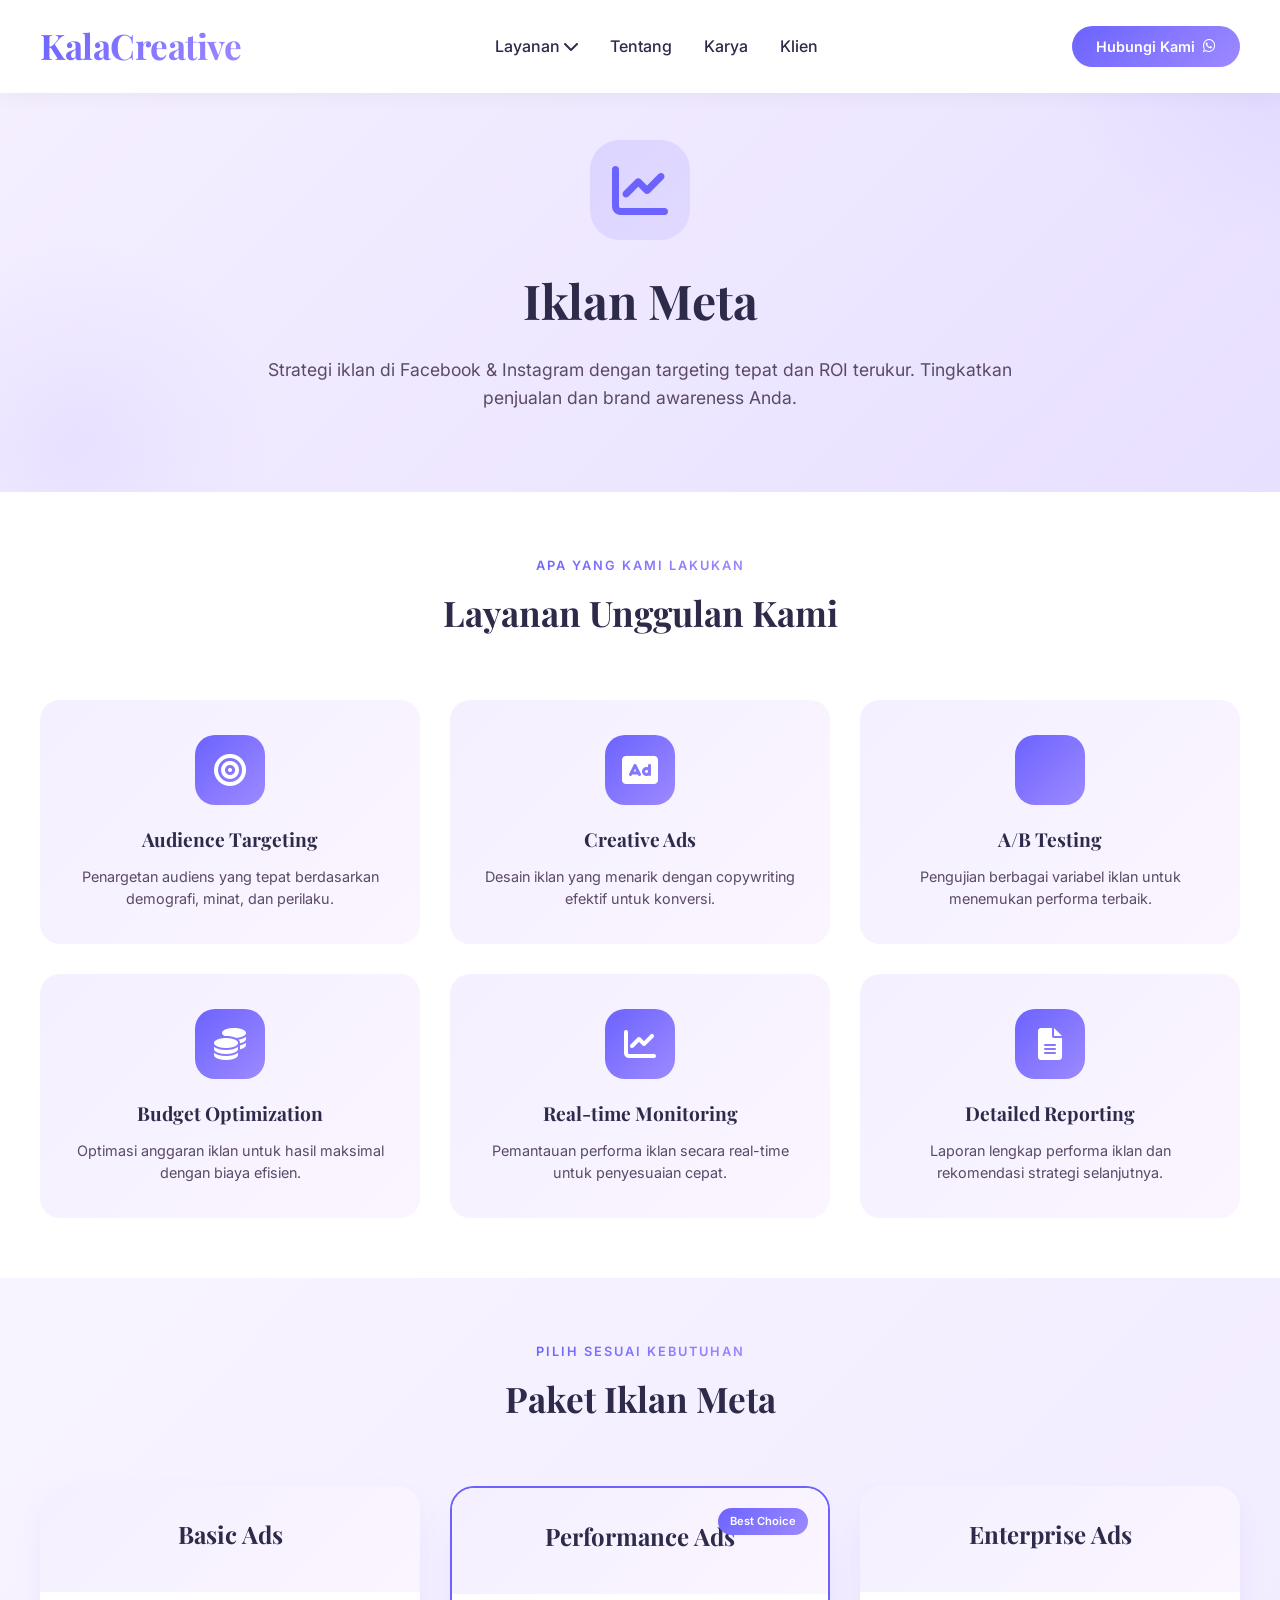
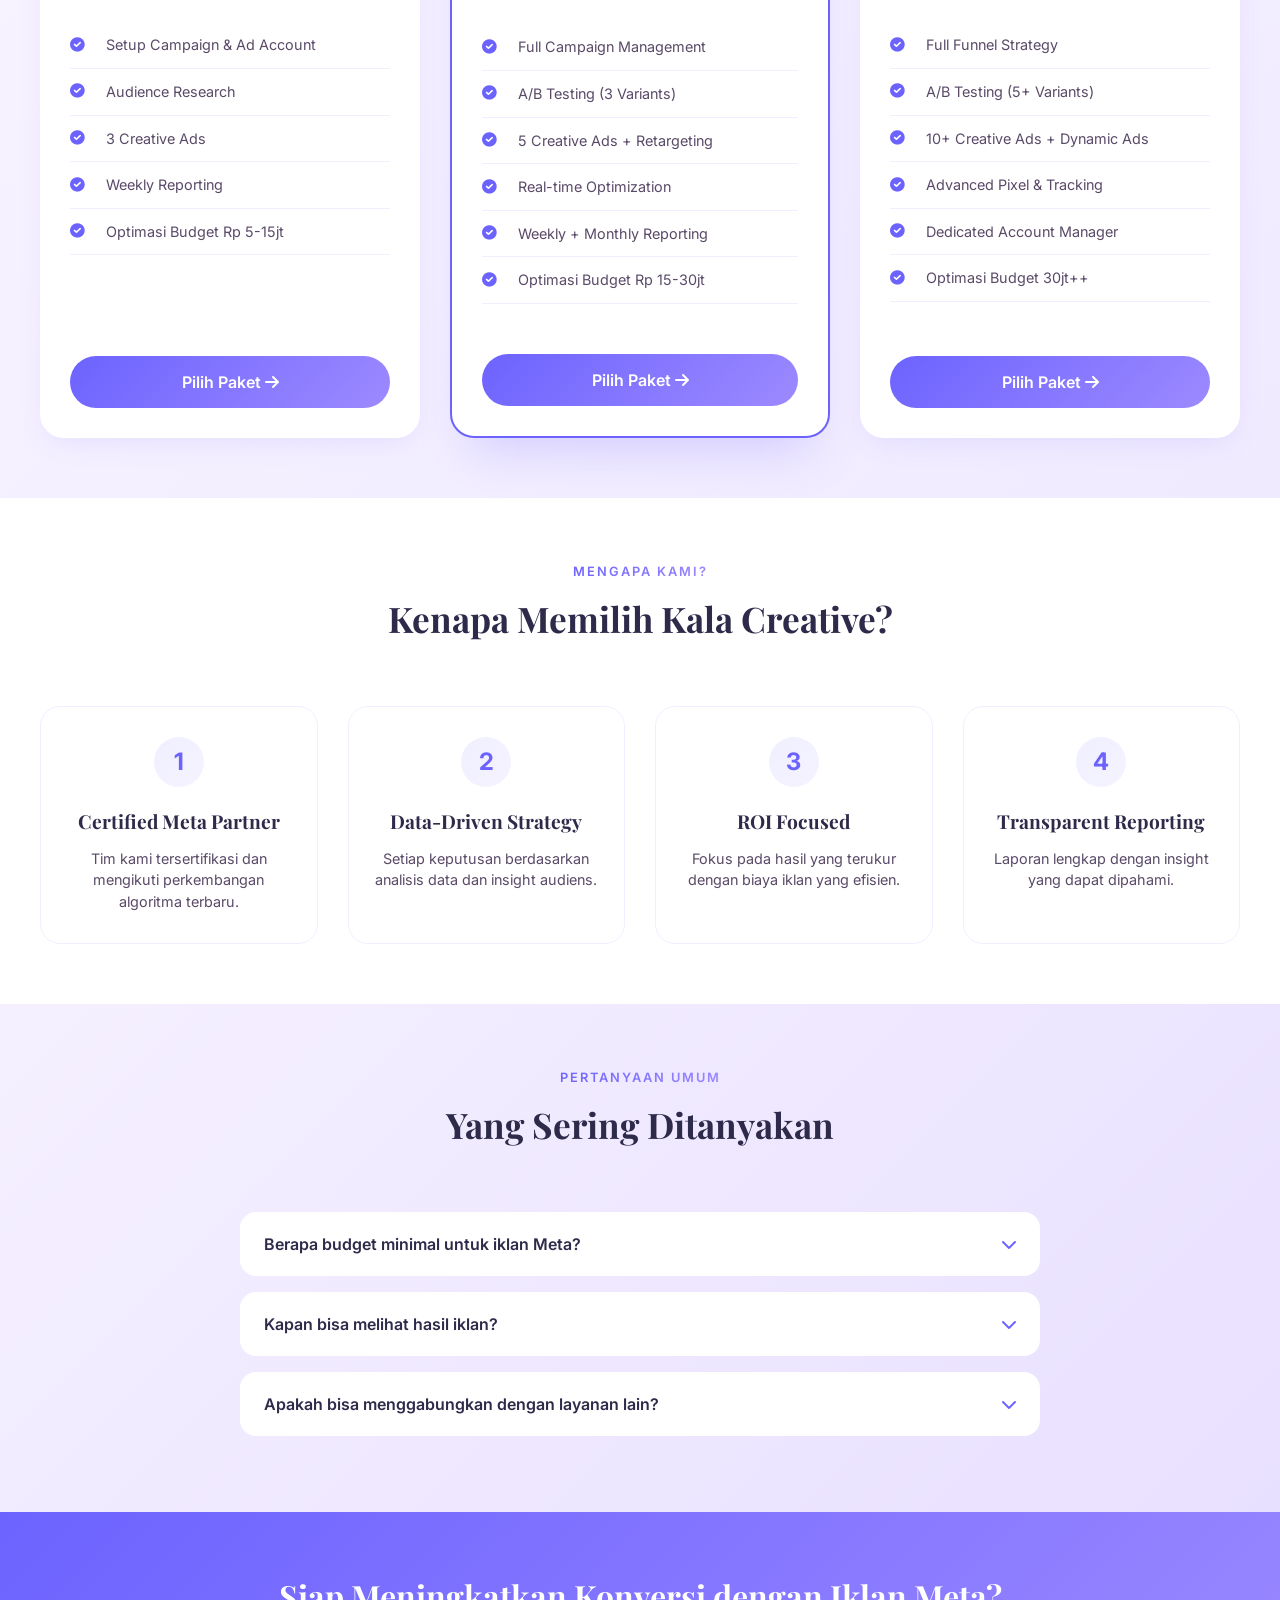
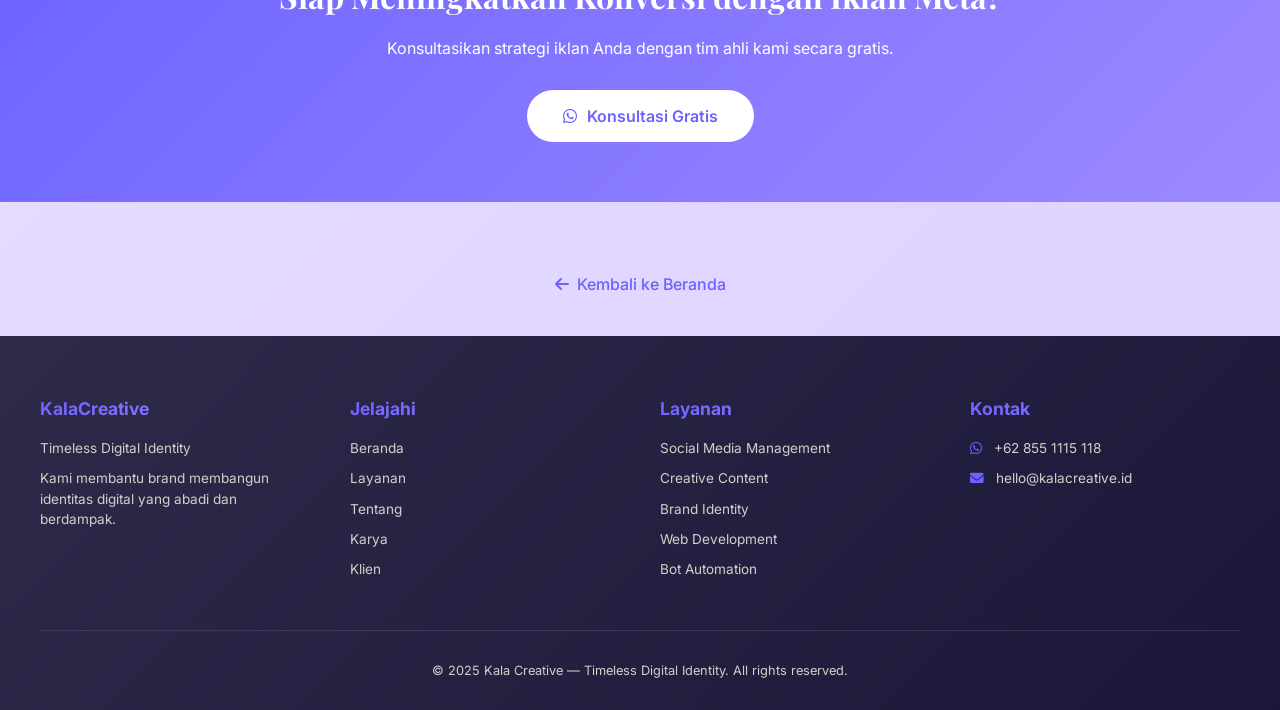
<file: meta-ads.html>
<!DOCTYPE html>
<html lang="id">
<head>
    <meta charset="UTF-8">
    <meta name="viewport" content="width=device-width, initial-scale=1.0, user-scalable=yes">
    <title>Iklan Meta - Kala Creative</title>
    <!-- Google Fonts -->
    <link href="https://fonts.googleapis.com/css2?family=Inter:opsz,wght@14..32,300;400;500;600;700;800&family=Playfair+Display:wght@400;500;600;700;800;900&display=swap" rel="stylesheet">
    <!-- Font Awesome 6 -->
    <link rel="stylesheet" href="https://cdnjs.cloudflare.com/ajax/libs/font-awesome/6.0.0-beta3/css/all.min.css">
    <!-- AOS Animation -->
    <link href="https://unpkg.com/aos@2.3.1/dist/aos.css" rel="stylesheet">
    <!-- Custom CSS -->
    <link rel="stylesheet" href="style.css">
    <style>
        .service-hero {
            background: linear-gradient(135deg, #F5F0FF 0%, #E8E0FF 100%);
            padding: 140px 0 80px;
            position: relative;
            overflow: hidden;
        }
        .service-hero::before {
            content: '';
            position: absolute;
            top: -50%;
            right: -20%;
            width: 500px;
            height: 500px;
            background: radial-gradient(circle, rgba(108,99,255,0.1) 0%, transparent 70%);
            border-radius: 50%;
            pointer-events: none;
        }
        .service-hero::after {
            content: '';
            position: absolute;
            bottom: -30%;
            left: -10%;
            width: 400px;
            height: 400px;
            background: radial-gradient(circle, rgba(157,138,255,0.1) 0%, transparent 70%);
            border-radius: 50%;
            pointer-events: none;
        }
        .service-hero .container { position: relative; z-index: 2; }
        .service-hero-content { text-align: center; max-width: 800px; margin: 0 auto; }
        .service-icon-large { width: 100px; height: 100px; background: linear-gradient(135deg, rgba(108,99,255,0.15), rgba(157,138,255,0.15)); border-radius: 30px; display: flex; align-items: center; justify-content: center; margin: 0 auto 24px; }
        .service-icon-large i { font-size: 3.5rem; color: var(--primary-purple); }
        .service-hero h1 { font-size: 3rem; font-family: 'Playfair Display', serif; color: var(--dark); margin-bottom: 20px; }
        .service-hero p { font-size: 1.1rem; color: #5a4a68; line-height: 1.6; }
        .benefits-section { padding: 60px 0; background: white; }
        .benefits-grid { display: grid; grid-template-columns: repeat(3, 1fr); gap: 30px; margin-top: 40px; }
        .benefit-card { text-align: center; padding: 35px 25px; background: linear-gradient(135deg, #F5F0FF, #FAF5FF); border-radius: 20px; transition: all 0.3s; }
        .benefit-card:hover { transform: translateY(-5px); box-shadow: var(--shadow-md); }
        .benefit-icon { width: 70px; height: 70px; background: linear-gradient(135deg, var(--primary-purple), var(--primary-violet)); border-radius: 20px; display: flex; align-items: center; justify-content: center; margin: 0 auto 20px; }
        .benefit-icon i { font-size: 2rem; color: white; }
        .benefit-card h3 { font-size: 1.2rem; margin-bottom: 12px; color: var(--dark); }
        .benefit-card p { color: #5a4a68; font-size: 0.9rem; line-height: 1.5; }
        .packages-section { padding: 60px 0; background: linear-gradient(135deg, #F8F4FF, #F0EAFF); }
        .packages-grid { display: grid; grid-template-columns: repeat(3, 1fr); gap: 30px; margin-top: 40px; }
        .package-card { background: white; border-radius: 24px; overflow: hidden; transition: all 0.3s; box-shadow: var(--shadow-sm); position: relative; display: flex; flex-direction: column; height: 100%; }
        .package-card.featured { transform: scale(1.02); border: 2px solid var(--primary-purple); box-shadow: var(--shadow-lg); }
        .package-badge { position: absolute; top: 20px; right: 20px; background: linear-gradient(135deg, var(--primary-purple), var(--primary-violet)); color: white; padding: 5px 12px; border-radius: 20px; font-size: 0.7rem; font-weight: 600; z-index: 2; }
        .package-header { padding: 30px; text-align: center; background: linear-gradient(135deg, #F5F0FF, #FAF5FF); }
        .package-header h3 { font-size: 1.5rem; margin-bottom: 10px; color: var(--dark); }
        .package-features { padding: 30px; flex: 1; display: flex; flex-direction: column; }
        .package-features ul { list-style: none; margin-bottom: 30px; flex: 1; }
        .package-features li { padding: 12px 0; border-bottom: 1px solid rgba(108,99,255,0.1); display: flex; align-items: center; gap: 12px; }
        .package-features li i { color: var(--primary-purple); font-size: 0.9rem; width: 24px; flex-shrink: 0; }
        .package-features li span { color: #5a4a68; font-size: 0.9rem; }
        .package-btn-wrapper { margin-top: auto; padding-top: 20px; }
        .package-btn { display: block; text-align: center; background: linear-gradient(135deg, var(--primary-purple), var(--primary-violet)); color: white; padding: 14px 20px; border-radius: 40px; text-decoration: none; font-weight: 600; transition: all 0.3s; }
        .package-btn:hover { transform: translateY(-2px); box-shadow: 0 5px 15px rgba(108,99,255,0.3); }
        .why-choose-section { padding: 60px 0; background: white; }
        .why-grid { display: grid; grid-template-columns: repeat(auto-fit, minmax(250px, 1fr)); gap: 30px; margin-top: 40px; }
        .why-card { text-align: center; padding: 30px 20px; border-radius: 20px; transition: all 0.3s; border: 1px solid rgba(108,99,255,0.1); }
        .why-card:hover { transform: translateY(-5px); box-shadow: var(--shadow-sm); border-color: var(--primary-purple); }
        .why-number { width: 50px; height: 50px; background: linear-gradient(135deg, rgba(108,99,255,0.1), rgba(157,138,255,0.1)); border-radius: 50%; display: flex; align-items: center; justify-content: center; margin: 0 auto 20px; font-size: 1.5rem; font-weight: 700; color: var(--primary-purple); }
        .why-card h3 { font-size: 1.2rem; margin-bottom: 12px; color: var(--dark); }
        .why-card p { color: #5a4a68; font-size: 0.9rem; line-height: 1.5; }
        .faq-section { padding: 60px 0; background: linear-gradient(135deg, #F5F0FF, #E8E0FF); }
        .faq-grid { max-width: 800px; margin: 40px auto 0; }
        .faq-item { background: white; border-radius: 16px; margin-bottom: 16px; overflow: hidden; }
        .faq-question { padding: 20px 24px; display: flex; justify-content: space-between; align-items: center; cursor: pointer; font-weight: 600; color: var(--dark); }
        .faq-question i { color: var(--primary-purple); transition: transform 0.3s; }
        .faq-item.active .faq-question i { transform: rotate(180deg); }
        .faq-answer { padding: 0 24px 20px 24px; display: none; color: #5a4a68; line-height: 1.6; border-top: 1px solid rgba(108,99,255,0.1); }
        .faq-item.active .faq-answer { display: block; }
        .cta-section-service { padding: 60px 0; background: linear-gradient(135deg, var(--primary-purple), var(--primary-violet)); text-align: center; color: white; }
        .cta-section-service h2 { font-size: 2rem; margin-bottom: 16px; }
        .cta-section-service p { margin-bottom: 30px; opacity: 0.9; }
        .cta-btn-white { display: inline-flex; align-items: center; gap: 10px; background: white; color: var(--primary-purple); padding: 14px 36px; border-radius: 40px; text-decoration: none; font-weight: 600; transition: all 0.3s; }
        .cta-btn-white:hover { transform: translateY(-3px); box-shadow: 0 10px 25px rgba(0,0,0,0.2); }
        .back-home-btn { display: inline-flex; align-items: center; gap: 8px; color: var(--primary-purple); text-decoration: none; margin-top: 30px; font-weight: 500; transition: gap 0.3s; }
        .back-home-btn:hover { gap: 12px; }
        @media (max-width: 992px) { .benefits-grid { grid-template-columns: repeat(2, 1fr); } .packages-grid { grid-template-columns: repeat(2, 1fr); } }
        @media (max-width: 768px) { .service-hero { padding: 120px 0 60px; } .service-hero h1 { font-size: 2rem; } .benefits-grid { grid-template-columns: 1fr; } .packages-grid { grid-template-columns: 1fr; } .package-card.featured { transform: scale(1); } .why-grid { grid-template-columns: 1fr; } }
    </style>
</head>
<body>

<!-- Navbar -->
<nav class="navbar" id="navbar">
    <div class="container nav-container">
        <a href="index.html" class="logo">Kala<span>Creative</span></a>
        <ul class="nav-links" id="navLinks">
            <li class="nav-item has-dropdown">
                <a href="#" class="nav-link">Layanan <i class="fas fa-chevron-down"></i></a>
                <div class="dropdown-menu">
                    <div class="dropdown-grid">
                        <a href="social-media-management.html" class="dropdown-item"><div class="dropdown-icon"><i class="fab fa-instagram"></i></div><div><h4>Social Media Management</h4><p>Kelola media sosial brand Anda</p></div></a>
                        <a href="creative-content.html" class="dropdown-item"><div class="dropdown-icon"><i class="fas fa-camera-retro"></i></div><div><h4>Creative Content</h4><p>Produksi konten kreatif berkualitas</p></div></a>
                        <a href="meta-ads.html" class="dropdown-item"><div class="dropdown-icon"><i class="fas fa-chart-line"></i></div><div><h4>Iklan Meta</h4><p>Strategi iklan Facebook & Instagram</p></div></a>
                        <a href="brand-identity.html" class="dropdown-item"><div class="dropdown-icon"><i class="fas fa-palette"></i></div><div><h4>Brand Identity</h4><p>Ciptakan identitas brand yang kuat</p></div></a>
                        <a href="web-development.html" class="dropdown-item"><div class="dropdown-icon"><i class="fas fa-code"></i></div><div><h4>Web Development</h4><p>Website modern & responsif</p></div></a>
                        <a href="live-tiktok.html" class="dropdown-item"><div class="dropdown-icon"><i class="fab fa-tiktok"></i></div><div><h4>Live TikTok</h4><p>Optimasi live streaming TikTok</p></div></a>
                        <a href="graphic-design.html" class="dropdown-item"><div class="dropdown-icon"><i class="fas fa-pen-fancy"></i></div><div><h4>Graphic Design</h4><p>Desain grafis untuk berbagai kebutuhan</p></div></a>
                        <a href="product-photo.html" class="dropdown-item"><div class="dropdown-icon"><i class="fas fa-camera"></i></div><div><h4>Foto Produk</h4><p>Fotografi produk profesional</p></div></a>
                        <a href="bot-automation.html" class="dropdown-item"><div class="dropdown-icon"><i class="fas fa-robot"></i></div><div><h4>Bot Automation</h4><p>Otomatisasi chat & customer service</p></div></a>
                    </div>
                </div>
            </li>
            <li><a href="index.html#about">Tentang</a></li>
            <li><a href="index.html#portfolio">Karya</a></li>
            <li><a href="index.html#clients">Klien</a></li>
        </ul>
        <a href="https://wa.me/628551115118?text=Halo%20Kala%20Creative,%20saya%20tertarik%20dengan%20layanan%20Iklan%20Meta" class="nav-cta-btn" target="_blank"><span>Hubungi Kami</span><i class="fab fa-whatsapp"></i></a>
        <div class="menu-toggle" id="menuToggle"><i class="fas fa-bars"></i></div>
    </div>
</nav>

<main>
    <!-- Hero Section -->
    <section class="service-hero">
        <div class="container">
            <div class="service-hero-content" data-aos="fade-up">
                <div class="service-icon-large"><i class="fas fa-chart-line"></i></div>
                <h1>Iklan Meta</h1>
                <p>Strategi iklan di Facebook & Instagram dengan targeting tepat dan ROI terukur. Tingkatkan penjualan dan brand awareness Anda.</p>
            </div>
        </div>
    </section>

    <!-- What We Do Section - 6 Layanan Unggulan -->
    <section class="benefits-section">
        <div class="container">
            <div class="section-header" data-aos="fade-up">
                <span class="section-subtitle">Apa yang Kami Lakukan</span>
                <h2 class="section-title">Layanan Unggulan Kami</h2>
            </div>
            <div class="benefits-grid">
                <div class="benefit-card" data-aos="fade-up">
                    <div class="benefit-icon"><i class="fas fa-bullseye"></i></div>
                    <h3>Audience Targeting</h3>
                    <p>Penargetan audiens yang tepat berdasarkan demografi, minat, dan perilaku.</p>
                </div>
                <div class="benefit-card" data-aos="fade-up" data-aos-delay="100">
                    <div class="benefit-icon"><i class="fas fa-ad"></i></div>
                    <h3>Creative Ads</h3>
                    <p>Desain iklan yang menarik dengan copywriting efektif untuk konversi.</p>
                </div>
                <div class="benefit-card" data-aos="fade-up" data-aos-delay="200">
                    <div class="benefit-icon"><i class="fas fa-chart-simple"></i></div>
                    <h3>A/B Testing</h3>
                    <p>Pengujian berbagai variabel iklan untuk menemukan performa terbaik.</p>
                </div>
                <div class="benefit-card" data-aos="fade-up" data-aos-delay="300">
                    <div class="benefit-icon"><i class="fas fa-coins"></i></div>
                    <h3>Budget Optimization</h3>
                    <p>Optimasi anggaran iklan untuk hasil maksimal dengan biaya efisien.</p>
                </div>
                <div class="benefit-card" data-aos="fade-up" data-aos-delay="400">
                    <div class="benefit-icon"><i class="fas fa-chart-line"></i></div>
                    <h3>Real-time Monitoring</h3>
                    <p>Pemantauan performa iklan secara real-time untuk penyesuaian cepat.</p>
                </div>
                <div class="benefit-card" data-aos="fade-up" data-aos-delay="500">
                    <div class="benefit-icon"><i class="fas fa-file-alt"></i></div>
                    <h3>Detailed Reporting</h3>
                    <p>Laporan lengkap performa iklan dan rekomendasi strategi selanjutnya.</p>
                </div>
            </div>
        </div>
    </section>

    <!-- Packages Section -->
    <section class="packages-section">
        <div class="container">
            <div class="section-header" data-aos="fade-up">
                <span class="section-subtitle">Pilih Sesuai Kebutuhan</span>
                <h2 class="section-title">Paket Iklan Meta</h2>
            </div>
            <div class="packages-grid">
                <!-- Basic Package -->
                <div class="package-card" data-aos="fade-up">
                    <div class="package-header"><h3>Basic Ads</h3></div>
                    <div class="package-features">
                        <ul>
                            <li><i class="fas fa-check-circle"></i><span>Setup Campaign & Ad Account</span></li>
                            <li><i class="fas fa-check-circle"></i><span>Audience Research</span></li>
                            <li><i class="fas fa-check-circle"></i><span>3 Creative Ads</span></li>
                            <li><i class="fas fa-check-circle"></i><span>Weekly Reporting</span></li>
                            <li><i class="fas fa-check-circle"></i><span>Optimasi Budget Rp 5-15jt</span></li>
                        </ul>
                        <div class="package-btn-wrapper">
                            <a href="https://wa.me/628551115118?text=Halo%20Kala%20Creative,%20saya%20tertarik%20dengan%20paket%20Basic%20Ads" class="package-btn" target="_blank">Pilih Paket <i class="fas fa-arrow-right"></i></a>
                        </div>
                    </div>
                </div>

                <!-- Special Package (Featured) -->
                <div class="package-card featured" data-aos="fade-up" data-aos-delay="100">
                    <div class="package-badge">Best Choice</div>
                    <div class="package-header"><h3>Performance Ads</h3></div>
                    <div class="package-features">
                        <ul>
                            <li><i class="fas fa-check-circle"></i><span>Full Campaign Management</span></li>
                            <li><i class="fas fa-check-circle"></i><span>A/B Testing (3 Variants)</span></li>
                            <li><i class="fas fa-check-circle"></i><span>5 Creative Ads + Retargeting</span></li>
                            <li><i class="fas fa-check-circle"></i><span>Real-time Optimization</span></li>
                            <li><i class="fas fa-check-circle"></i><span>Weekly + Monthly Reporting</span></li>
                            <li><i class="fas fa-check-circle"></i><span>Optimasi Budget Rp 15-30jt</span></li>
                        </ul>
                        <div class="package-btn-wrapper">
                            <a href="https://wa.me/628551115118?text=Halo%20Kala%20Creative,%20saya%20tertarik%20dengan%20paket%20Performance%20Ads" class="package-btn" target="_blank">Pilih Paket <i class="fas fa-arrow-right"></i></a>
                        </div>
                    </div>
                </div>

                <!-- Platinum Package -->
                <div class="package-card" data-aos="fade-up" data-aos-delay="200">
                    <div class="package-header"><h3>Enterprise Ads</h3></div>
                    <div class="package-features">
                        <ul>
                            <li><i class="fas fa-check-circle"></i><span>Full Funnel Strategy</span></li>
                            <li><i class="fas fa-check-circle"></i><span>A/B Testing (5+ Variants)</span></li>
                            <li><i class="fas fa-check-circle"></i><span>10+ Creative Ads + Dynamic Ads</span></li>
                            <li><i class="fas fa-check-circle"></i><span>Advanced Pixel & Tracking</span></li>
                            <li><i class="fas fa-check-circle"></i><span>Dedicated Account Manager</span></li>
                            <li><i class="fas fa-check-circle"></i><span>Optimasi Budget 30jt++</span></li>
                        </ul>
                        <div class="package-btn-wrapper">
                            <a href="https://wa.me/628551115118?text=Halo%20Kala%20Creative,%20saya%20tertarik%20dengan%20paket%20Enterprise%20Ads" class="package-btn" target="_blank">Pilih Paket <i class="fas fa-arrow-right"></i></a>
                        </div>
                    </div>
                </div>
            </div>
        </div>
    </section>

    <!-- Why Choose Us Section -->
    <section class="why-choose-section">
        <div class="container">
            <div class="section-header" data-aos="fade-up">
                <span class="section-subtitle">Mengapa Kami?</span>
                <h2 class="section-title">Kenapa Memilih Kala Creative?</h2>
            </div>
            <div class="why-grid">
                <div class="why-card" data-aos="fade-up"><div class="why-number">1</div><h3>Certified Meta Partner</h3><p>Tim kami tersertifikasi dan mengikuti perkembangan algoritma terbaru.</p></div>
                <div class="why-card" data-aos="fade-up" data-aos-delay="100"><div class="why-number">2</div><h3>Data-Driven Strategy</h3><p>Setiap keputusan berdasarkan analisis data dan insight audiens.</p></div>
                <div class="why-card" data-aos="fade-up" data-aos-delay="200"><div class="why-number">3</div><h3>ROI Focused</h3><p>Fokus pada hasil yang terukur dengan biaya iklan yang efisien.</p></div>
                <div class="why-card" data-aos="fade-up" data-aos-delay="300"><div class="why-number">4</div><h3>Transparent Reporting</h3><p>Laporan lengkap dengan insight yang dapat dipahami.</p></div>
            </div>
        </div>
    </section>

    <!-- FAQ Section -->
    <section class="faq-section">
        <div class="container">
            <div class="section-header" data-aos="fade-up">
                <span class="section-subtitle">Pertanyaan Umum</span>
                <h2 class="section-title">Yang Sering Ditanyakan</h2>
            </div>
            <div class="faq-grid">
                <div class="faq-item" data-aos="fade-up">
                    <div class="faq-question"><span>Berapa budget minimal untuk iklan Meta?</span><i class="fas fa-chevron-down"></i></div>
                    <div class="faq-answer">Budget minimal yang direkomendasikan adalah Rp 5.000.000 per bulan untuk hasil yang optimal.</div>
                </div>
                <div class="faq-item" data-aos="fade-up" data-aos-delay="100">
                    <div class="faq-question"><span>Kapan bisa melihat hasil iklan?</span><i class="fas fa-chevron-down"></i></div>
                    <div class="faq-answer">Hasil biasanya mulai terlihat setelah 7-14 hari masa pembelajaran iklan.</div>
                </div>
                <div class="faq-item" data-aos="fade-up" data-aos-delay="200">
                    <div class="faq-question"><span>Apakah bisa menggabungkan dengan layanan lain?</span><i class="fas fa-chevron-down"></i></div>
                    <div class="faq-answer">Tentu, kami memiliki paket bundling dengan Social Media Management dan Creative Content.</div>
                </div>
            </div>
        </div>
    </section>

    <!-- CTA Section -->
    <section class="cta-section-service">
        <div class="container">
            <h2 data-aos="fade-up">Siap Meningkatkan Konversi dengan Iklan Meta?</h2>
            <p data-aos="fade-up" data-aos-delay="100">Konsultasikan strategi iklan Anda dengan tim ahli kami secara gratis.</p>
            <a href="https://wa.me/628551115118?text=Halo%20Kala%20Creative,%20saya%20tertarik%20dengan%20layanan%20Iklan%20Meta" class="cta-btn-white" target="_blank"><i class="fab fa-whatsapp"></i> Konsultasi Gratis</a>
        </div>
    </section>

    <!-- Back to Home -->
    <div class="container" style="text-align: center; padding: 40px 0;">
        <a href="index.html" class="back-home-btn"><i class="fas fa-arrow-left"></i> Kembali ke Beranda</a>
    </div>
</main>

<!-- Footer -->
<footer>
    <div class="container">
        <div class="footer-grid">
            <div class="footer-col"><h4>Kala<span>Creative</span></h4><p>Timeless Digital Identity</p><p>Kami membantu brand membangun identitas digital yang abadi dan berdampak.</p></div>
            <div class="footer-col"><h4>Jelajahi</h4><a href="index.html">Beranda</a><a href="index.html#services">Layanan</a><a href="index.html#about">Tentang</a><a href="index.html#portfolio">Karya</a><a href="index.html#clients">Klien</a></div>
            <div class="footer-col"><h4>Layanan</h4><a href="social-media-management.html">Social Media Management</a><a href="creative-content.html">Creative Content</a><a href="brand-identity.html">Brand Identity</a><a href="web-development.html">Web Development</a><a href="bot-automation.html">Bot Automation</a></div>
            <div class="footer-col"><h4>Kontak</h4><p><i class="fab fa-whatsapp"></i> +62 855 1115 118</p><p><i class="fas fa-envelope"></i> hello@kalacreative.id</p></div>
        </div>
        <div class="copyright">&copy; 2025 Kala Creative — Timeless Digital Identity. All rights reserved.</div>
    </div>
</footer>

<script src="https://unpkg.com/aos@2.3.1/dist/aos.js"></script>
<script>
    AOS.init({ duration: 800, once: true, offset: 100 });
    const menuToggle = document.getElementById('menuToggle'); const navLinks = document.getElementById('navLinks');
    if (menuToggle && navLinks) { menuToggle.addEventListener('click', () => navLinks.classList.toggle('active')); document.querySelectorAll('.nav-links a').forEach(link => { link.addEventListener('click', () => { if (window.innerWidth <= 768) navLinks.classList.remove('active'); }); }); }
    const navItem = document.querySelector('.nav-item'); if (window.innerWidth <= 768 && navItem) { const serviceLink = navItem.querySelector('.nav-link'); serviceLink.addEventListener('click', (e) => { e.preventDefault(); navItem.classList.toggle('active'); }); }
    const faqItems = document.querySelectorAll('.faq-item'); faqItems.forEach(item => { const question = item.querySelector('.faq-question'); question.addEventListener('click', () => { item.classList.toggle('active'); }); });
    let lastScrollTop = 0; const navbar = document.getElementById('navbar'); window.addEventListener('scroll', () => { const scrollTop = window.pageYOffset || document.documentElement.scrollTop; if (scrollTop > lastScrollTop && scrollTop > 100) { navbar.classList.add('hide'); navbar.classList.remove('show'); } else { navbar.classList.remove('hide'); navbar.classList.add('show'); } if (scrollTop > 50) navbar.classList.add('scrolled'); else navbar.classList.remove('scrolled'); lastScrollTop = scrollTop <= 0 ? 0 : scrollTop; });
</script>
</body>
</html>
</file>
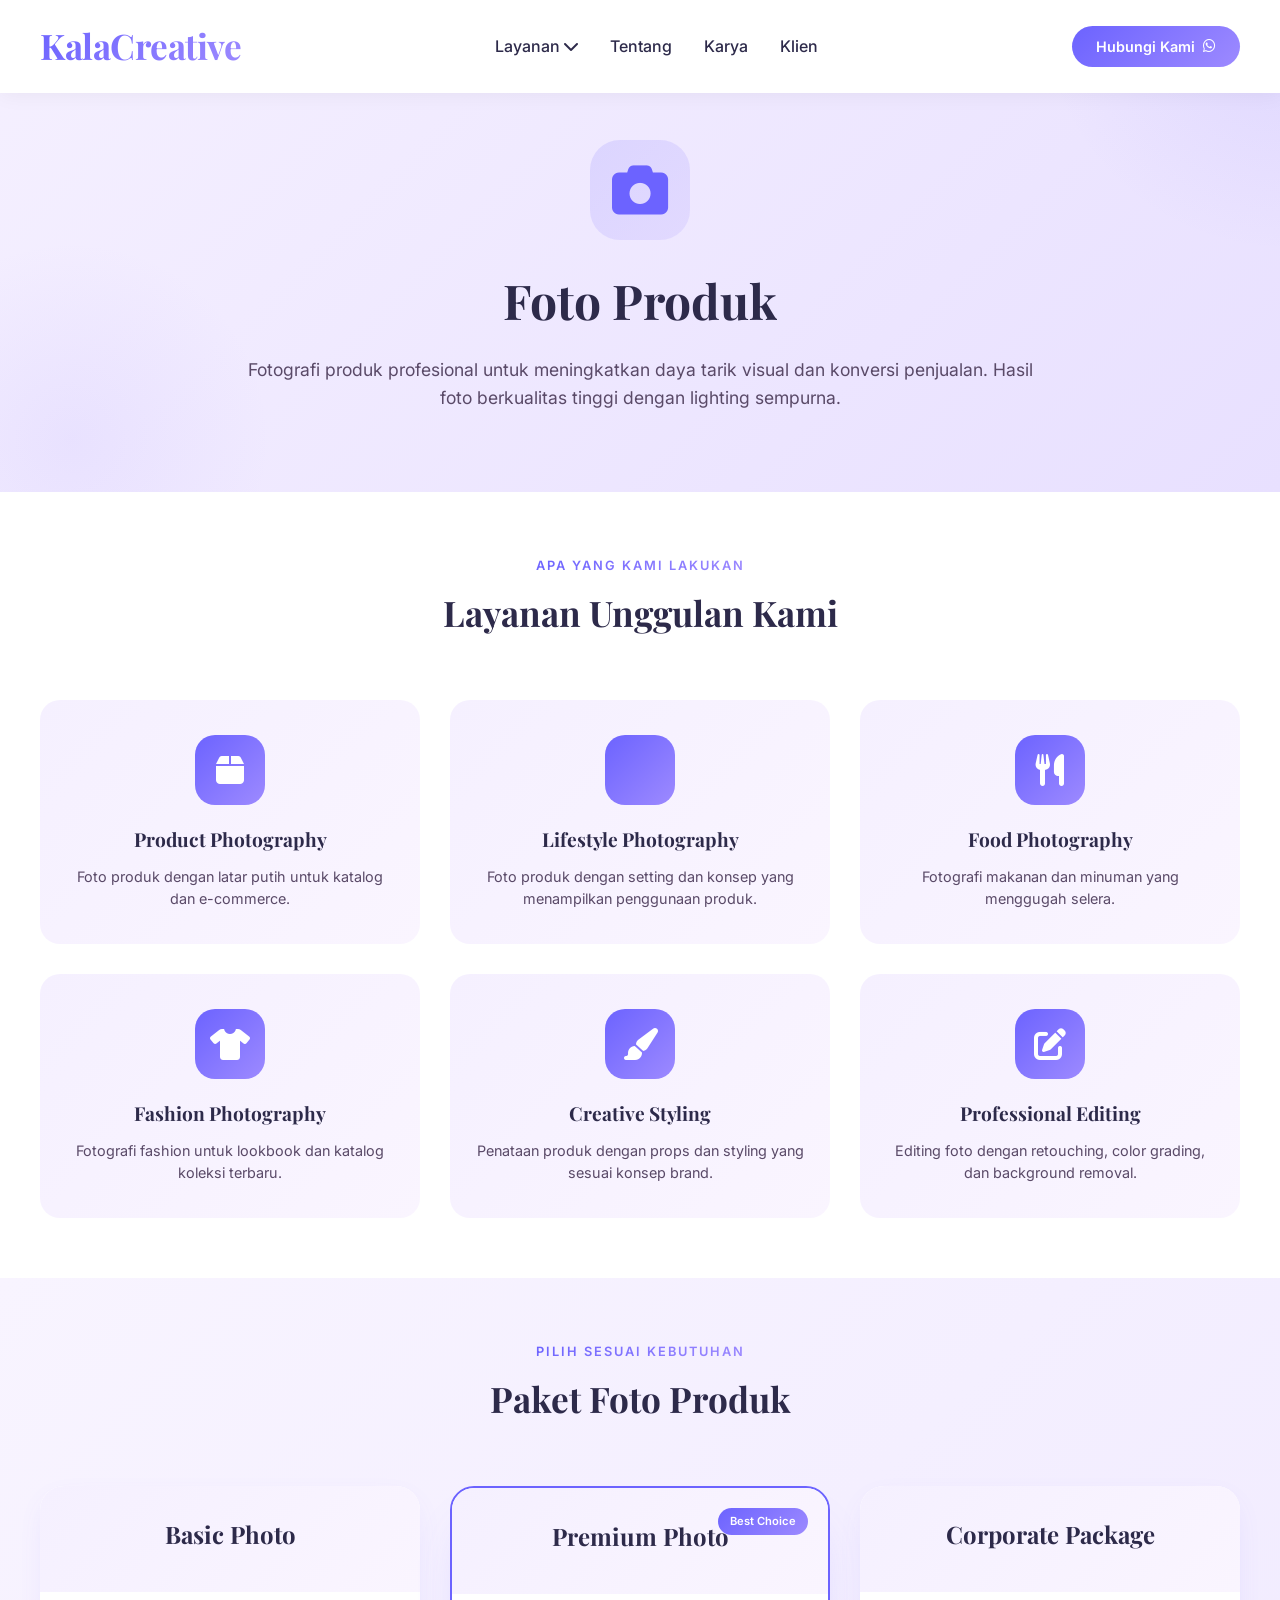
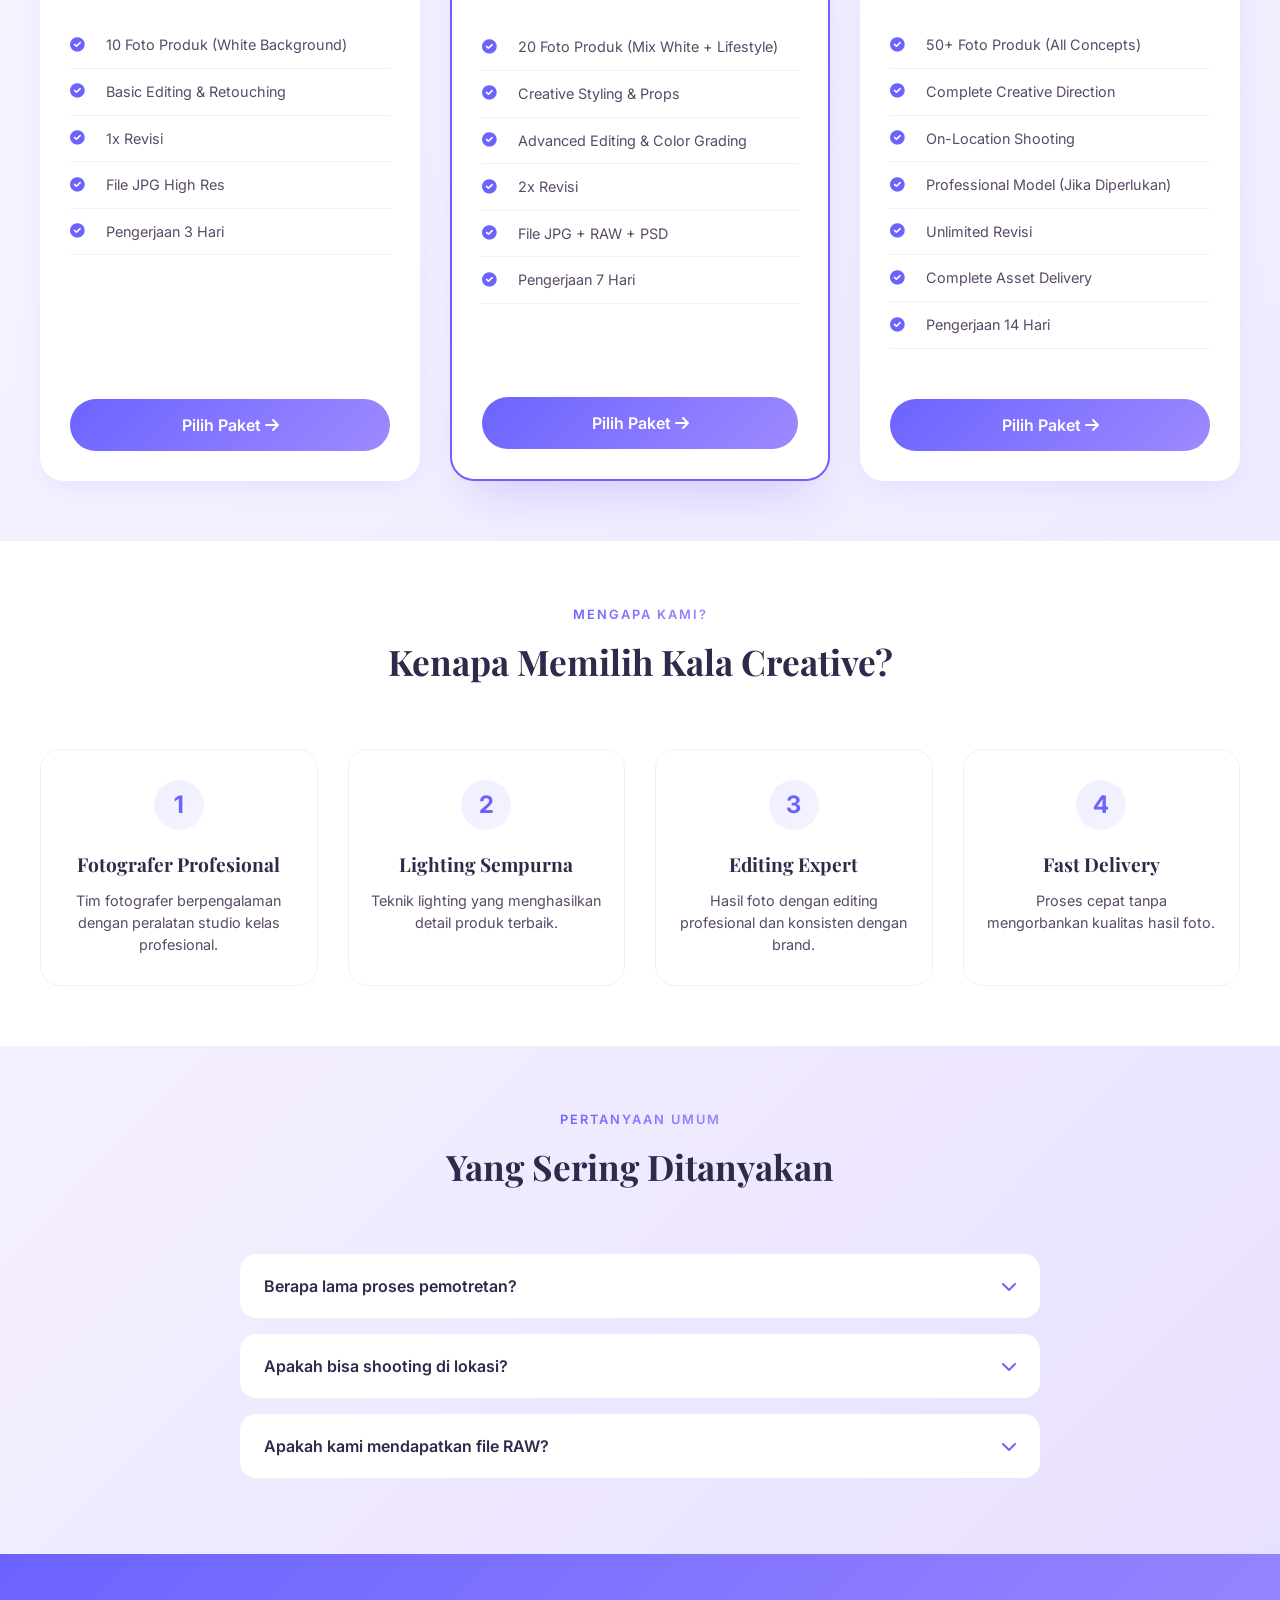
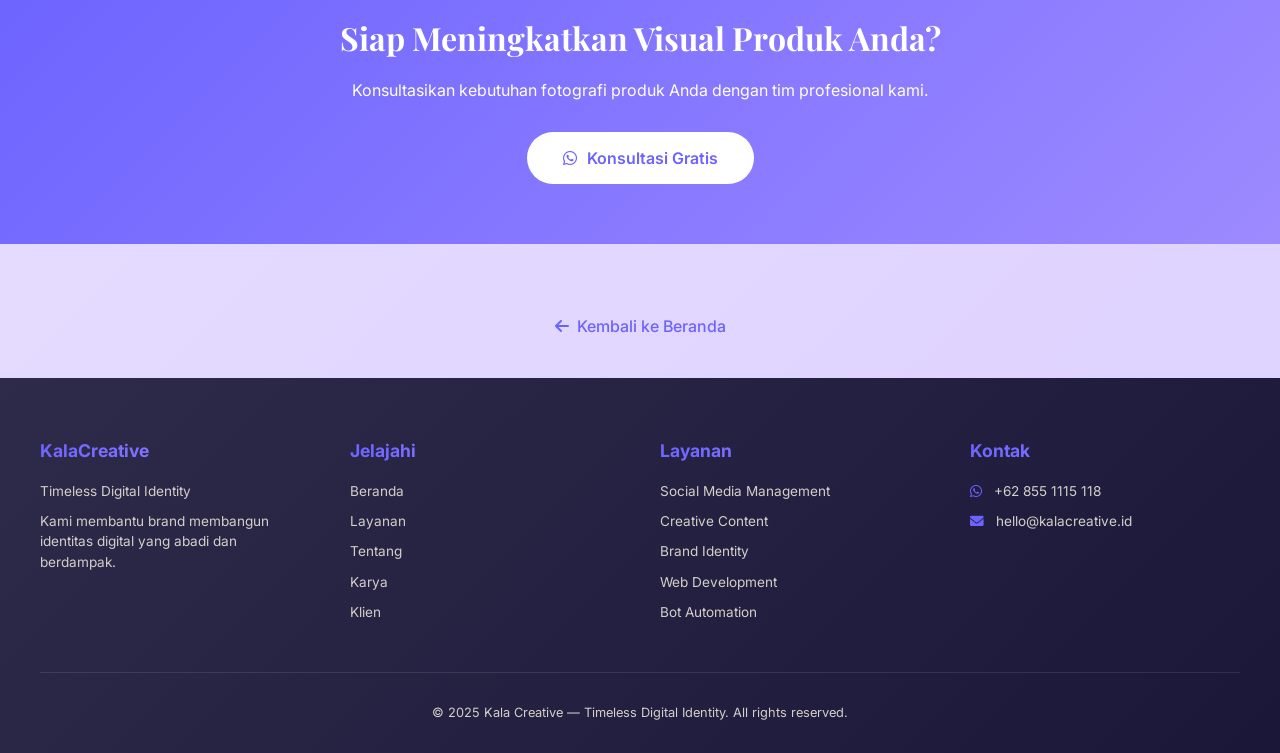
<file: product-photo.html>
<!DOCTYPE html>
<html lang="id">
<head>
    <meta charset="UTF-8">
    <meta name="viewport" content="width=device-width, initial-scale=1.0, user-scalable=yes">
    <title>Foto Produk - Kala Creative</title>
    <!-- Google Fonts -->
    <link href="https://fonts.googleapis.com/css2?family=Inter:opsz,wght@14..32,300;400;500;600;700;800&family=Playfair+Display:wght@400;500;600;700;800;900&display=swap" rel="stylesheet">
    <!-- Font Awesome 6 -->
    <link rel="stylesheet" href="https://cdnjs.cloudflare.com/ajax/libs/font-awesome/6.0.0-beta3/css/all.min.css">
    <!-- AOS Animation -->
    <link href="https://unpkg.com/aos@2.3.1/dist/aos.css" rel="stylesheet">
    <!-- Custom CSS -->
    <link rel="stylesheet" href="style.css">
    <style>
        .service-hero {
            background: linear-gradient(135deg, #F5F0FF 0%, #E8E0FF 100%);
            padding: 140px 0 80px;
            position: relative;
            overflow: hidden;
        }
        .service-hero::before {
            content: '';
            position: absolute;
            top: -50%;
            right: -20%;
            width: 500px;
            height: 500px;
            background: radial-gradient(circle, rgba(108,99,255,0.1) 0%, transparent 70%);
            border-radius: 50%;
            pointer-events: none;
        }
        .service-hero::after {
            content: '';
            position: absolute;
            bottom: -30%;
            left: -10%;
            width: 400px;
            height: 400px;
            background: radial-gradient(circle, rgba(157,138,255,0.1) 0%, transparent 70%);
            border-radius: 50%;
            pointer-events: none;
        }
        .service-hero .container { position: relative; z-index: 2; }
        .service-hero-content { text-align: center; max-width: 800px; margin: 0 auto; }
        .service-icon-large { width: 100px; height: 100px; background: linear-gradient(135deg, rgba(108,99,255,0.15), rgba(157,138,255,0.15)); border-radius: 30px; display: flex; align-items: center; justify-content: center; margin: 0 auto 24px; }
        .service-icon-large i { font-size: 3.5rem; color: var(--primary-purple); }
        .service-hero h1 { font-size: 3rem; font-family: 'Playfair Display', serif; color: var(--dark); margin-bottom: 20px; }
        .service-hero p { font-size: 1.1rem; color: #5a4a68; line-height: 1.6; }
        .benefits-section { padding: 60px 0; background: white; }
        .benefits-grid { display: grid; grid-template-columns: repeat(3, 1fr); gap: 30px; margin-top: 40px; }
        .benefit-card { text-align: center; padding: 35px 25px; background: linear-gradient(135deg, #F5F0FF, #FAF5FF); border-radius: 20px; transition: all 0.3s; }
        .benefit-card:hover { transform: translateY(-5px); box-shadow: var(--shadow-md); }
        .benefit-icon { width: 70px; height: 70px; background: linear-gradient(135deg, var(--primary-purple), var(--primary-violet)); border-radius: 20px; display: flex; align-items: center; justify-content: center; margin: 0 auto 20px; }
        .benefit-icon i { font-size: 2rem; color: white; }
        .benefit-card h3 { font-size: 1.2rem; margin-bottom: 12px; color: var(--dark); }
        .benefit-card p { color: #5a4a68; font-size: 0.9rem; line-height: 1.5; }
        .packages-section { padding: 60px 0; background: linear-gradient(135deg, #F8F4FF, #F0EAFF); }
        .packages-grid { display: grid; grid-template-columns: repeat(3, 1fr); gap: 30px; margin-top: 40px; }
        .package-card { background: white; border-radius: 24px; overflow: hidden; transition: all 0.3s; box-shadow: var(--shadow-sm); position: relative; display: flex; flex-direction: column; height: 100%; }
        .package-card.featured { transform: scale(1.02); border: 2px solid var(--primary-purple); box-shadow: var(--shadow-lg); }
        .package-badge { position: absolute; top: 20px; right: 20px; background: linear-gradient(135deg, var(--primary-purple), var(--primary-violet)); color: white; padding: 5px 12px; border-radius: 20px; font-size: 0.7rem; font-weight: 600; z-index: 2; }
        .package-header { padding: 30px; text-align: center; background: linear-gradient(135deg, #F5F0FF, #FAF5FF); }
        .package-header h3 { font-size: 1.5rem; margin-bottom: 10px; color: var(--dark); }
        .package-features { padding: 30px; flex: 1; display: flex; flex-direction: column; }
        .package-features ul { list-style: none; margin-bottom: 30px; flex: 1; }
        .package-features li { padding: 12px 0; border-bottom: 1px solid rgba(108,99,255,0.1); display: flex; align-items: center; gap: 12px; }
        .package-features li i { color: var(--primary-purple); font-size: 0.9rem; width: 24px; flex-shrink: 0; }
        .package-features li span { color: #5a4a68; font-size: 0.9rem; }
        .package-btn-wrapper { margin-top: auto; padding-top: 20px; }
        .package-btn { display: block; text-align: center; background: linear-gradient(135deg, var(--primary-purple), var(--primary-violet)); color: white; padding: 14px 20px; border-radius: 40px; text-decoration: none; font-weight: 600; transition: all 0.3s; }
        .package-btn:hover { transform: translateY(-2px); box-shadow: 0 5px 15px rgba(108,99,255,0.3); }
        .why-choose-section { padding: 60px 0; background: white; }
        .why-grid { display: grid; grid-template-columns: repeat(auto-fit, minmax(250px, 1fr)); gap: 30px; margin-top: 40px; }
        .why-card { text-align: center; padding: 30px 20px; border-radius: 20px; transition: all 0.3s; border: 1px solid rgba(108,99,255,0.1); }
        .why-card:hover { transform: translateY(-5px); box-shadow: var(--shadow-sm); border-color: var(--primary-purple); }
        .why-number { width: 50px; height: 50px; background: linear-gradient(135deg, rgba(108,99,255,0.1), rgba(157,138,255,0.1)); border-radius: 50%; display: flex; align-items: center; justify-content: center; margin: 0 auto 20px; font-size: 1.5rem; font-weight: 700; color: var(--primary-purple); }
        .why-card h3 { font-size: 1.2rem; margin-bottom: 12px; color: var(--dark); }
        .why-card p { color: #5a4a68; font-size: 0.9rem; line-height: 1.5; }
        .faq-section { padding: 60px 0; background: linear-gradient(135deg, #F5F0FF, #E8E0FF); }
        .faq-grid { max-width: 800px; margin: 40px auto 0; }
        .faq-item { background: white; border-radius: 16px; margin-bottom: 16px; overflow: hidden; }
        .faq-question { padding: 20px 24px; display: flex; justify-content: space-between; align-items: center; cursor: pointer; font-weight: 600; color: var(--dark); }
        .faq-question i { color: var(--primary-purple); transition: transform 0.3s; }
        .faq-item.active .faq-question i { transform: rotate(180deg); }
        .faq-answer { padding: 0 24px 20px 24px; display: none; color: #5a4a68; line-height: 1.6; border-top: 1px solid rgba(108,99,255,0.1); }
        .faq-item.active .faq-answer { display: block; }
        .cta-section-service { padding: 60px 0; background: linear-gradient(135deg, var(--primary-purple), var(--primary-violet)); text-align: center; color: white; }
        .cta-section-service h2 { font-size: 2rem; margin-bottom: 16px; }
        .cta-section-service p { margin-bottom: 30px; opacity: 0.9; }
        .cta-btn-white { display: inline-flex; align-items: center; gap: 10px; background: white; color: var(--primary-purple); padding: 14px 36px; border-radius: 40px; text-decoration: none; font-weight: 600; transition: all 0.3s; }
        .cta-btn-white:hover { transform: translateY(-3px); box-shadow: 0 10px 25px rgba(0,0,0,0.2); }
        .back-home-btn { display: inline-flex; align-items: center; gap: 8px; color: var(--primary-purple); text-decoration: none; margin-top: 30px; font-weight: 500; transition: gap 0.3s; }
        .back-home-btn:hover { gap: 12px; }
        @media (max-width: 992px) { .benefits-grid { grid-template-columns: repeat(2, 1fr); } .packages-grid { grid-template-columns: repeat(2, 1fr); } }
        @media (max-width: 768px) { .service-hero { padding: 120px 0 60px; } .service-hero h1 { font-size: 2rem; } .benefits-grid { grid-template-columns: 1fr; } .packages-grid { grid-template-columns: 1fr; } .package-card.featured { transform: scale(1); } .why-grid { grid-template-columns: 1fr; } }
    </style>
</head>
<body>

<nav class="navbar" id="navbar">
    <div class="container nav-container">
        <a href="index.html" class="logo">Kala<span>Creative</span></a>
        <ul class="nav-links" id="navLinks">
            <li class="nav-item has-dropdown">
                <a href="#" class="nav-link">Layanan <i class="fas fa-chevron-down"></i></a>
                <div class="dropdown-menu">
                    <div class="dropdown-grid">
                        <a href="social-media-management.html" class="dropdown-item"><div class="dropdown-icon"><i class="fab fa-instagram"></i></div><div><h4>Social Media Management</h4><p>Kelola media sosial brand Anda</p></div></a>
                        <a href="creative-content.html" class="dropdown-item"><div class="dropdown-icon"><i class="fas fa-camera-retro"></i></div><div><h4>Creative Content</h4><p>Produksi konten kreatif berkualitas</p></div></a>
                        <a href="meta-ads.html" class="dropdown-item"><div class="dropdown-icon"><i class="fas fa-chart-line"></i></div><div><h4>Iklan Meta</h4><p>Strategi iklan Facebook & Instagram</p></div></a>
                        <a href="brand-identity.html" class="dropdown-item"><div class="dropdown-icon"><i class="fas fa-palette"></i></div><div><h4>Brand Identity</h4><p>Ciptakan identitas brand yang kuat</p></div></a>
                        <a href="web-development.html" class="dropdown-item"><div class="dropdown-icon"><i class="fas fa-code"></i></div><div><h4>Web Development</h4><p>Website modern & responsif</p></div></a>
                        <a href="live-tiktok.html" class="dropdown-item"><div class="dropdown-icon"><i class="fab fa-tiktok"></i></div><div><h4>Live TikTok</h4><p>Optimasi live streaming TikTok</p></div></a>
                        <a href="graphic-design.html" class="dropdown-item"><div class="dropdown-icon"><i class="fas fa-pen-fancy"></i></div><div><h4>Graphic Design</h4><p>Desain grafis untuk berbagai kebutuhan</p></div></a>
                        <a href="product-photo.html" class="dropdown-item"><div class="dropdown-icon"><i class="fas fa-camera"></i></div><div><h4>Foto Produk</h4><p>Fotografi produk profesional</p></div></a>
                        <a href="bot-automation.html" class="dropdown-item"><div class="dropdown-icon"><i class="fas fa-robot"></i></div><div><h4>Bot Automation</h4><p>Otomatisasi chat & customer service</p></div></a>
                    </div>
                </div>
            </li>
            <li><a href="index.html#about">Tentang</a></li>
            <li><a href="index.html#portfolio">Karya</a></li>
            <li><a href="index.html#clients">Klien</a></li>
        </ul>
        <a href="https://wa.me/628551115118?text=Halo%20Kala%20Creative,%20saya%20tertarik%20dengan%20layanan%20Foto%20Produk" class="nav-cta-btn" target="_blank"><span>Hubungi Kami</span><i class="fab fa-whatsapp"></i></a>
        <div class="menu-toggle" id="menuToggle"><i class="fas fa-bars"></i></div>
    </div>
</nav>

<main>
    <section class="service-hero">
        <div class="container">
            <div class="service-hero-content" data-aos="fade-up">
                <div class="service-icon-large"><i class="fas fa-camera"></i></div>
                <h1>Foto Produk</h1>
                <p>Fotografi produk profesional untuk meningkatkan daya tarik visual dan konversi penjualan. Hasil foto berkualitas tinggi dengan lighting sempurna.</p>
            </div>
        </div>
    </section>

    <section class="benefits-section">
        <div class="container">
            <div class="section-header" data-aos="fade-up"><span class="section-subtitle">Apa yang Kami Lakukan</span><h2 class="section-title">Layanan Unggulan Kami</h2></div>
            <div class="benefits-grid">
                <div class="benefit-card" data-aos="fade-up"><div class="benefit-icon"><i class="fas fa-box"></i></div><h3>Product Photography</h3><p>Foto produk dengan latar putih untuk katalog dan e-commerce.</p></div>
                <div class="benefit-card" data-aos="fade-up" data-aos-delay="100"><div class="benefit-icon"><i class="fas fa-mountain-city"></i></div><h3>Lifestyle Photography</h3><p>Foto produk dengan setting dan konsep yang menampilkan penggunaan produk.</p></div>
                <div class="benefit-card" data-aos="fade-up" data-aos-delay="200"><div class="benefit-icon"><i class="fas fa-utensils"></i></div><h3>Food Photography</h3><p>Fotografi makanan dan minuman yang menggugah selera.</p></div>
                <div class="benefit-card" data-aos="fade-up" data-aos-delay="300"><div class="benefit-icon"><i class="fas fa-tshirt"></i></div><h3>Fashion Photography</h3><p>Fotografi fashion untuk lookbook dan katalog koleksi terbaru.</p></div>
                <div class="benefit-card" data-aos="fade-up" data-aos-delay="400"><div class="benefit-icon"><i class="fas fa-paintbrush"></i></div><h3>Creative Styling</h3><p>Penataan produk dengan props dan styling yang sesuai konsep brand.</p></div>
                <div class="benefit-card" data-aos="fade-up" data-aos-delay="500"><div class="benefit-icon"><i class="fas fa-edit"></i></div><h3>Professional Editing</h3><p>Editing foto dengan retouching, color grading, dan background removal.</p></div>
            </div>
        </div>
    </section>

    <section class="packages-section">
        <div class="container">
            <div class="section-header" data-aos="fade-up"><span class="section-subtitle">Pilih Sesuai Kebutuhan</span><h2 class="section-title">Paket Foto Produk</h2></div>
            <div class="packages-grid">
                <div class="package-card" data-aos="fade-up"><div class="package-header"><h3>Basic Photo</h3></div><div class="package-features"><ul><li><i class="fas fa-check-circle"></i><span>10 Foto Produk (White Background)</span></li><li><i class="fas fa-check-circle"></i><span>Basic Editing & Retouching</span></li><li><i class="fas fa-check-circle"></i><span>1x Revisi</span></li><li><i class="fas fa-check-circle"></i><span>File JPG High Res</span></li><li><i class="fas fa-check-circle"></i><span>Pengerjaan 3 Hari</span></li></ul><div class="package-btn-wrapper"><a href="https://wa.me/628551115118?text=Halo%20Kala%20Creative,%20saya%20tertarik%20dengan%20paket%20Basic%20Photo" class="package-btn" target="_blank">Pilih Paket <i class="fas fa-arrow-right"></i></a></div></div></div>
                <div class="package-card featured" data-aos="fade-up" data-aos-delay="100"><div class="package-badge">Best Choice</div><div class="package-header"><h3>Premium Photo</h3></div><div class="package-features"><ul><li><i class="fas fa-check-circle"></i><span>20 Foto Produk (Mix White + Lifestyle)</span></li><li><i class="fas fa-check-circle"></i><span>Creative Styling & Props</span></li><li><i class="fas fa-check-circle"></i><span>Advanced Editing & Color Grading</span></li><li><i class="fas fa-check-circle"></i><span>2x Revisi</span></li><li><i class="fas fa-check-circle"></i><span>File JPG + RAW + PSD</span></li><li><i class="fas fa-check-circle"></i><span>Pengerjaan 7 Hari</span></li></ul><div class="package-btn-wrapper"><a href="https://wa.me/628551115118?text=Halo%20Kala%20Creative,%20saya%20tertarik%20dengan%20paket%20Premium%20Photo" class="package-btn" target="_blank">Pilih Paket <i class="fas fa-arrow-right"></i></a></div></div></div>
                <div class="package-card" data-aos="fade-up" data-aos-delay="200"><div class="package-header"><h3>Corporate Package</h3></div><div class="package-features"><ul><li><i class="fas fa-check-circle"></i><span>50+ Foto Produk (All Concepts)</span></li><li><i class="fas fa-check-circle"></i><span>Complete Creative Direction</span></li><li><i class="fas fa-check-circle"></i><span>On-Location Shooting</span></li><li><i class="fas fa-check-circle"></i><span>Professional Model (Jika Diperlukan)</span></li><li><i class="fas fa-check-circle"></i><span>Unlimited Revisi</span></li><li><i class="fas fa-check-circle"></i><span>Complete Asset Delivery</span></li><li><i class="fas fa-check-circle"></i><span>Pengerjaan 14 Hari</span></li></ul><div class="package-btn-wrapper"><a href="https://wa.me/628551115118?text=Halo%20Kala%20Creative,%20saya%20tertarik%20dengan%20paket%20Corporate%20Package" class="package-btn" target="_blank">Pilih Paket <i class="fas fa-arrow-right"></i></a></div></div></div>
            </div>
        </div>
    </section>

    <section class="why-choose-section">
        <div class="container"><div class="section-header" data-aos="fade-up"><span class="section-subtitle">Mengapa Kami?</span><h2 class="section-title">Kenapa Memilih Kala Creative?</h2></div>
        <div class="why-grid"><div class="why-card" data-aos="fade-up"><div class="why-number">1</div><h3>Fotografer Profesional</h3><p>Tim fotografer berpengalaman dengan peralatan studio kelas profesional.</p></div><div class="why-card" data-aos="fade-up" data-aos-delay="100"><div class="why-number">2</div><h3>Lighting Sempurna</h3><p>Teknik lighting yang menghasilkan detail produk terbaik.</p></div><div class="why-card" data-aos="fade-up" data-aos-delay="200"><div class="why-number">3</div><h3>Editing Expert</h3><p>Hasil foto dengan editing profesional dan konsisten dengan brand.</p></div><div class="why-card" data-aos="fade-up" data-aos-delay="300"><div class="why-number">4</div><h3>Fast Delivery</h3><p>Proses cepat tanpa mengorbankan kualitas hasil foto.</p></div></div></div>
    </section>

    <section class="faq-section"><div class="container"><div class="section-header" data-aos="fade-up"><span class="section-subtitle">Pertanyaan Umum</span><h2 class="section-title">Yang Sering Ditanyakan</h2></div>
    <div class="faq-grid"><div class="faq-item" data-aos="fade-up"><div class="faq-question"><span>Berapa lama proses pemotretan?</span><i class="fas fa-chevron-down"></i></div><div class="faq-answer">Proses pemotretan biasanya memakan waktu 1-3 jam tergantung jumlah produk.</div></div>
    <div class="faq-item" data-aos="fade-up" data-aos-delay="100"><div class="faq-question"><span>Apakah bisa shooting di lokasi?</span><i class="fas fa-chevron-down"></i></div><div class="faq-answer">Bisa, kami menyediakan layanan on-location shooting dengan biaya tambahan.</div></div>
    <div class="faq-item" data-aos="fade-up" data-aos-delay="200"><div class="faq-question"><span>Apakah kami mendapatkan file RAW?</span><i class="fas fa-chevron-down"></i></div><div class="faq-answer">Untuk paket Premium ke atas, file RAW disertakan untuk keperluan editing lanjutan.</div></div></div></div></section>

    <section class="cta-section-service"><div class="container"><h2 data-aos="fade-up">Siap Meningkatkan Visual Produk Anda?</h2><p data-aos="fade-up" data-aos-delay="100">Konsultasikan kebutuhan fotografi produk Anda dengan tim profesional kami.</p><a href="https://wa.me/628551115118?text=Halo%20Kala%20Creative,%20saya%20tertarik%20dengan%20layanan%20Foto%20Produk" class="cta-btn-white" target="_blank"><i class="fab fa-whatsapp"></i> Konsultasi Gratis</a></div></section>
    <div class="container" style="text-align: center; padding: 40px 0;"><a href="index.html" class="back-home-btn"><i class="fas fa-arrow-left"></i> Kembali ke Beranda</a></div>
</main>

<footer><div class="container"><div class="footer-grid"><div class="footer-col"><h4>Kala<span>Creative</span></h4><p>Timeless Digital Identity</p><p>Kami membantu brand membangun identitas digital yang abadi dan berdampak.</p></div><div class="footer-col"><h4>Jelajahi</h4><a href="index.html">Beranda</a><a href="index.html#services">Layanan</a><a href="index.html#about">Tentang</a><a href="index.html#portfolio">Karya</a><a href="index.html#clients">Klien</a></div><div class="footer-col"><h4>Layanan</h4><a href="social-media-management.html">Social Media Management</a><a href="creative-content.html">Creative Content</a><a href="brand-identity.html">Brand Identity</a><a href="web-development.html">Web Development</a><a href="bot-automation.html">Bot Automation</a></div><div class="footer-col"><h4>Kontak</h4><p><i class="fab fa-whatsapp"></i> +62 855 1115 118</p><p><i class="fas fa-envelope"></i> hello@kalacreative.id</p></div></div><div class="copyright">&copy; 2025 Kala Creative — Timeless Digital Identity. All rights reserved.</div></div></footer>

<script src="https://unpkg.com/aos@2.3.1/dist/aos.js"></script>
<script>
    AOS.init({ duration: 800, once: true, offset: 100 });
    const menuToggle = document.getElementById('menuToggle'); const navLinks = document.getElementById('navLinks');
    if (menuToggle && navLinks) { menuToggle.addEventListener('click', () => navLinks.classList.toggle('active')); document.querySelectorAll('.nav-links a').forEach(link => { link.addEventListener('click', () => { if (window.innerWidth <= 768) navLinks.classList.remove('active'); }); }); }
    const navItem = document.querySelector('.nav-item'); if (window.innerWidth <= 768 && navItem) { const serviceLink = navItem.querySelector('.nav-link'); serviceLink.addEventListener('click', (e) => { e.preventDefault(); navItem.classList.toggle('active'); }); }
    const faqItems = document.querySelectorAll('.faq-item'); faqItems.forEach(item => { const question = item.querySelector('.faq-question'); question.addEventListener('click', () => { item.classList.toggle('active'); }); });
    let lastScrollTop = 0; const navbar = document.getElementById('navbar'); window.addEventListener('scroll', () => { const scrollTop = window.pageYOffset || document.documentElement.scrollTop; if (scrollTop > lastScrollTop && scrollTop > 100) { navbar.classList.add('hide'); navbar.classList.remove('show'); } else { navbar.classList.remove('hide'); navbar.classList.add('show'); } if (scrollTop > 50) navbar.classList.add('scrolled'); else navbar.classList.remove('scrolled'); lastScrollTop = scrollTop <= 0 ? 0 : scrollTop; });
</script>
</body>
</html>
</file>
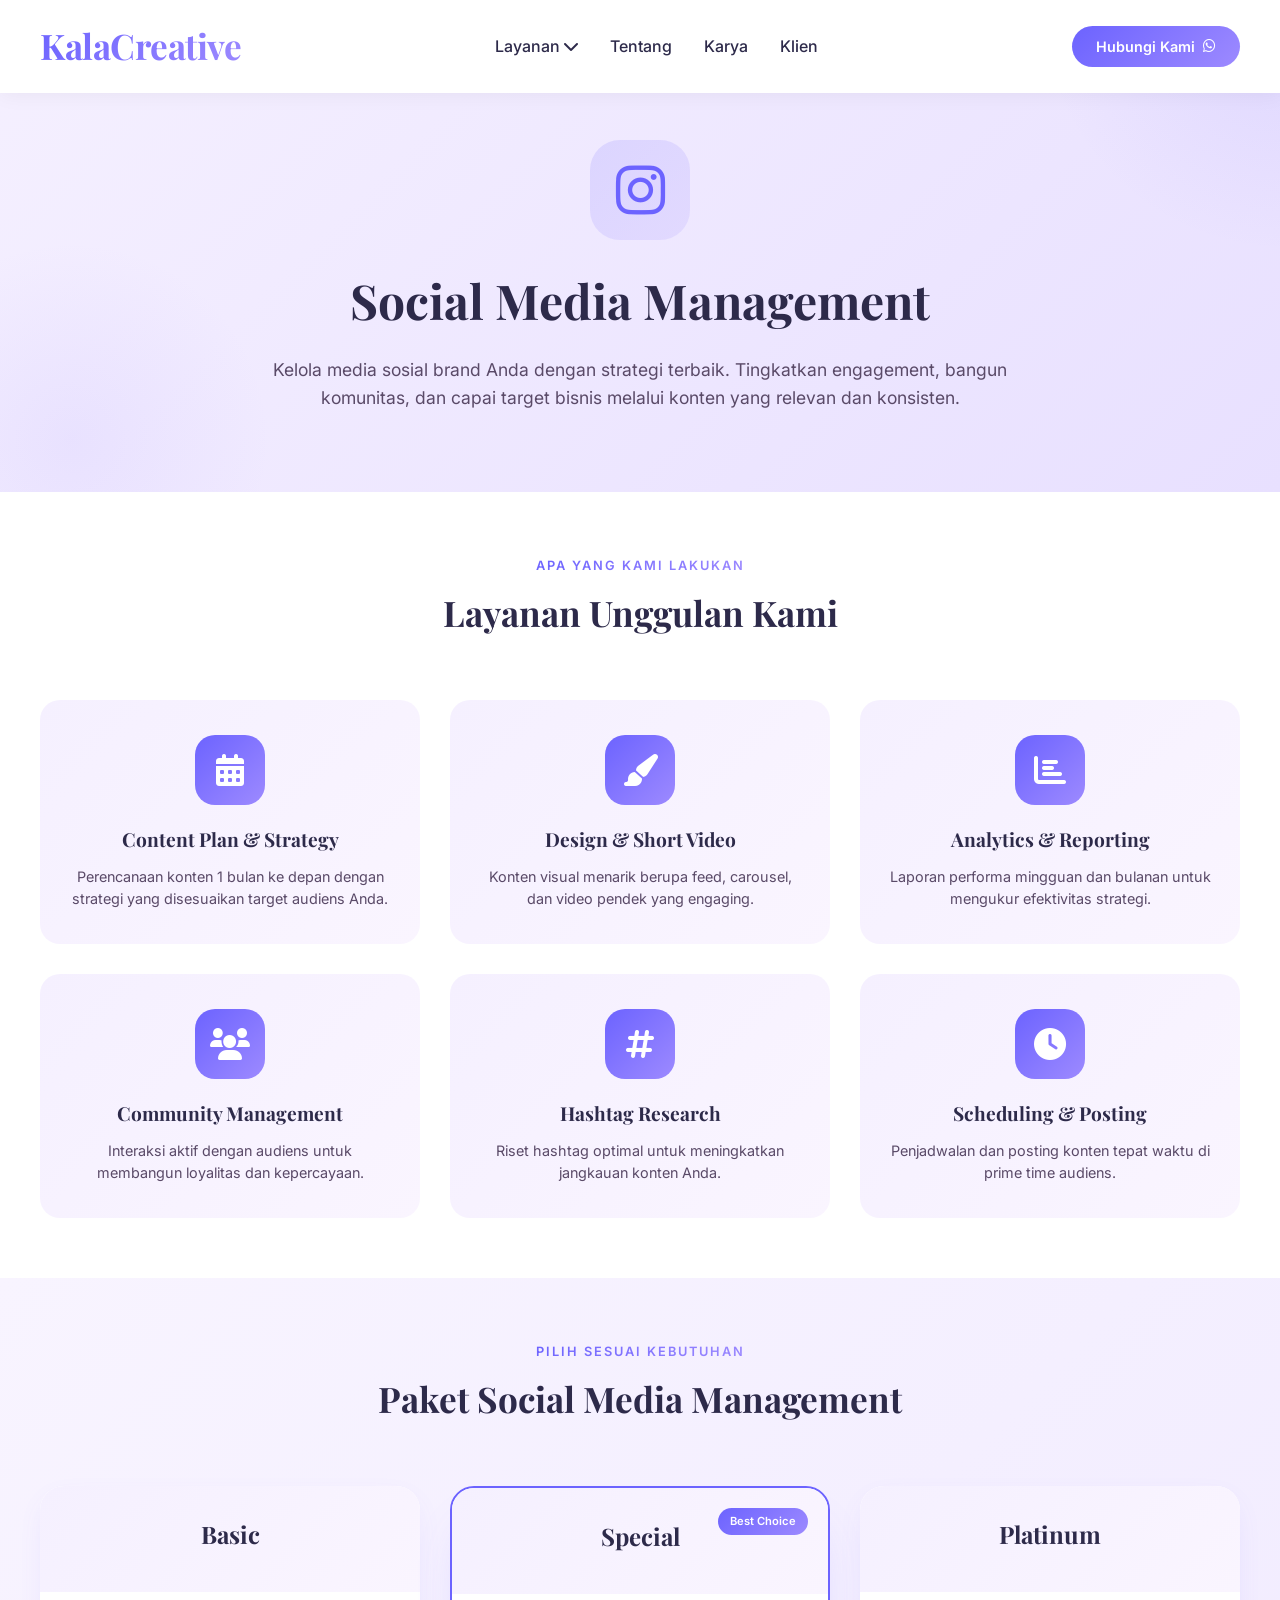
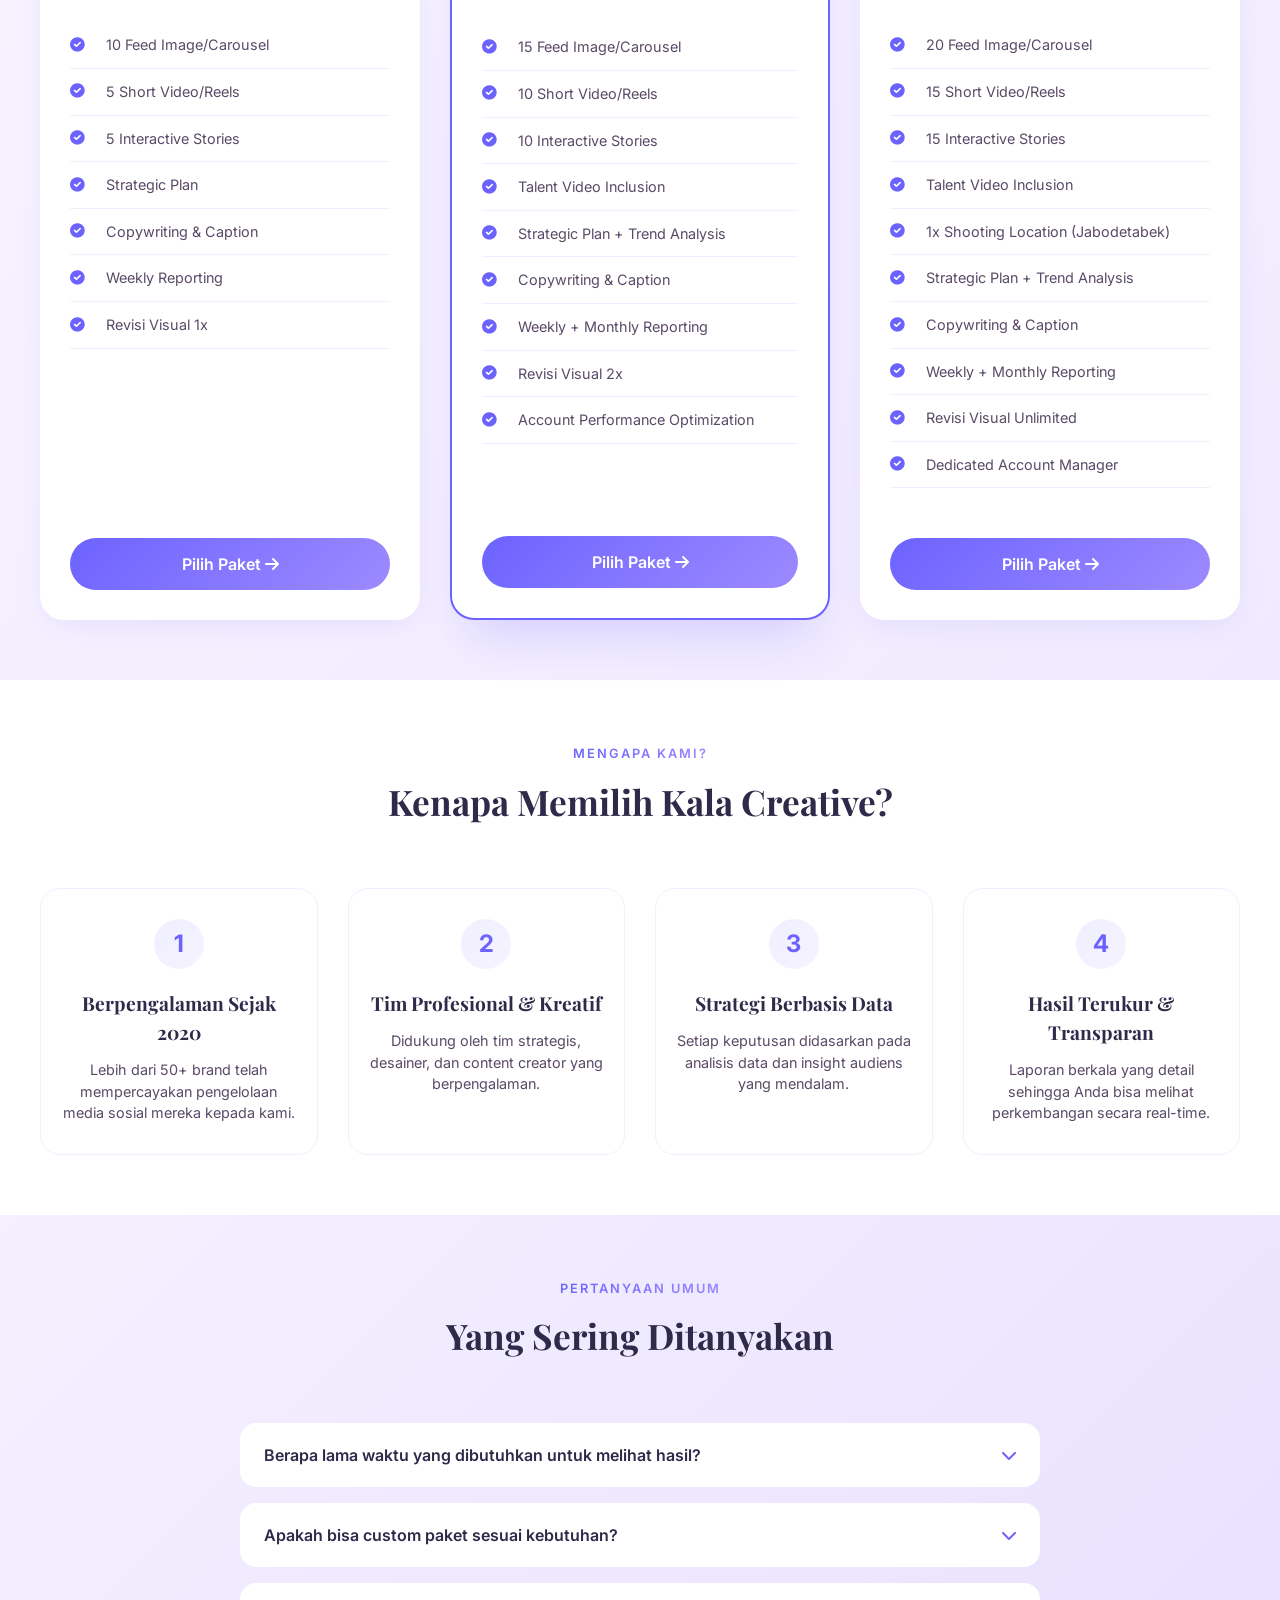
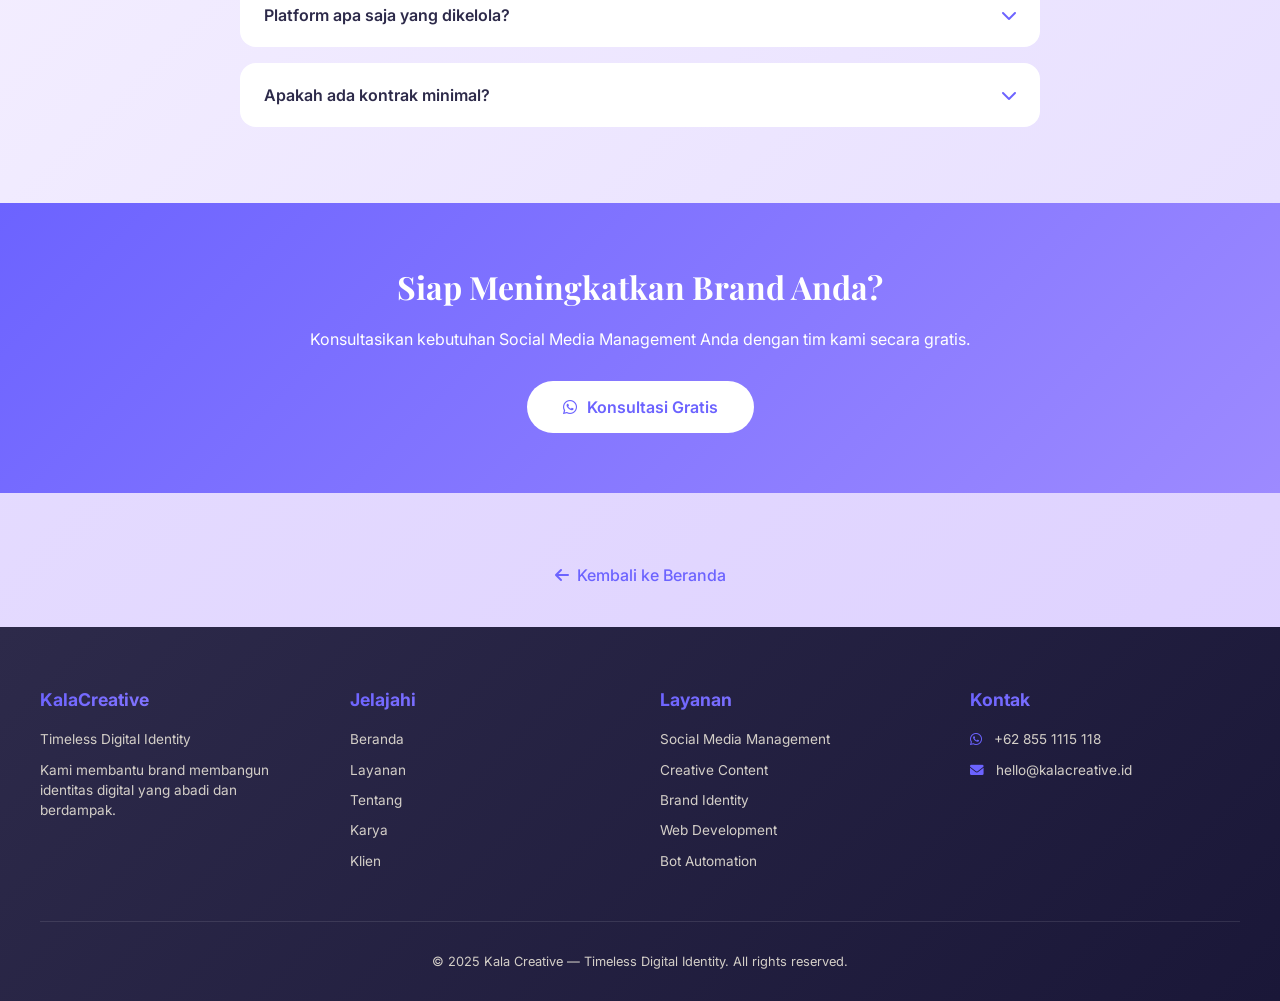
<file: social-media-management.html>
<!DOCTYPE html>
<html lang="id">
<head>
    <meta charset="UTF-8">
    <meta name="viewport" content="width=device-width, initial-scale=1.0, user-scalable=yes">
    <title>Social Media Management - Kala Creative</title>
    <!-- Google Fonts -->
    <link href="https://fonts.googleapis.com/css2?family=Inter:opsz,wght@14..32,300;400;500;600;700;800&family=Playfair+Display:wght@400;500;600;700;800;900&display=swap" rel="stylesheet">
    <!-- Font Awesome 6 -->
    <link rel="stylesheet" href="https://cdnjs.cloudflare.com/ajax/libs/font-awesome/6.0.0-beta3/css/all.min.css">
    <!-- AOS Animation -->
    <link href="https://unpkg.com/aos@2.3.1/dist/aos.css" rel="stylesheet">
    <!-- Custom CSS -->
    <link rel="stylesheet" href="style.css">
    <style>
        /* Additional styles for service pages */
        .service-hero {
            background: linear-gradient(135deg, #F5F0FF 0%, #E8E0FF 100%);
            padding: 140px 0 80px;
            position: relative;
            overflow: hidden;
        }
        
        .service-hero::before {
            content: '';
            position: absolute;
            top: -50%;
            right: -20%;
            width: 500px;
            height: 500px;
            background: radial-gradient(circle, rgba(108,99,255,0.1) 0%, transparent 70%);
            border-radius: 50%;
            pointer-events: none;
        }
        
        .service-hero::after {
            content: '';
            position: absolute;
            bottom: -30%;
            left: -10%;
            width: 400px;
            height: 400px;
            background: radial-gradient(circle, rgba(157,138,255,0.1) 0%, transparent 70%);
            border-radius: 50%;
            pointer-events: none;
        }
        
        .service-hero .container {
            position: relative;
            z-index: 2;
        }
        
        .service-hero-content {
            text-align: center;
            max-width: 800px;
            margin: 0 auto;
        }
        
        .service-icon-large {
            width: 100px;
            height: 100px;
            background: linear-gradient(135deg, rgba(108,99,255,0.15), rgba(157,138,255,0.15));
            border-radius: 30px;
            display: flex;
            align-items: center;
            justify-content: center;
            margin: 0 auto 24px;
        }
        
        .service-icon-large i {
            font-size: 3.5rem;
            color: var(--primary-purple);
        }
        
        .service-hero h1 {
            font-size: 3rem;
            font-family: 'Playfair Display', serif;
            color: var(--dark);
            margin-bottom: 20px;
        }
        
        .service-hero p {
            font-size: 1.1rem;
            color: #5a4a68;
            line-height: 1.6;
        }
        
        /* Service Benefits Section - 6 Items */
        .benefits-section {
            padding: 60px 0;
            background: white;
        }
        
        .benefits-grid {
            display: grid;
            grid-template-columns: repeat(3, 1fr);
            gap: 30px;
            margin-top: 40px;
        }
        
        .benefit-card {
            text-align: center;
            padding: 35px 25px;
            background: linear-gradient(135deg, #F5F0FF, #FAF5FF);
            border-radius: 20px;
            transition: all 0.3s;
        }
        
        .benefit-card:hover {
            transform: translateY(-5px);
            box-shadow: var(--shadow-md);
        }
        
        .benefit-icon {
            width: 70px;
            height: 70px;
            background: linear-gradient(135deg, var(--primary-purple), var(--primary-violet));
            border-radius: 20px;
            display: flex;
            align-items: center;
            justify-content: center;
            margin: 0 auto 20px;
        }
        
        .benefit-icon i {
            font-size: 2rem;
            color: white;
        }
        
        .benefit-card h3 {
            font-size: 1.2rem;
            margin-bottom: 12px;
            color: var(--dark);
        }
        
        .benefit-card p {
            color: #5a4a68;
            font-size: 0.9rem;
            line-height: 1.5;
        }
        
        /* Packages Section */
        .packages-section {
            padding: 60px 0;
            background: linear-gradient(135deg, #F8F4FF, #F0EAFF);
        }
        
        .packages-grid {
            display: grid;
            grid-template-columns: repeat(3, 1fr);
            gap: 30px;
            margin-top: 40px;
        }
        
        .package-card {
            background: white;
            border-radius: 24px;
            overflow: hidden;
            transition: all 0.3s;
            box-shadow: var(--shadow-sm);
            position: relative;
            display: flex;
            flex-direction: column;
            height: 100%;
        }
        
        .package-card.featured {
            transform: scale(1.02);
            border: 2px solid var(--primary-purple);
            box-shadow: var(--shadow-lg);
        }
        
        .package-badge {
            position: absolute;
            top: 20px;
            right: 20px;
            background: linear-gradient(135deg, var(--primary-purple), var(--primary-violet));
            color: white;
            padding: 5px 12px;
            border-radius: 20px;
            font-size: 0.7rem;
            font-weight: 600;
            z-index: 2;
        }
        
        .package-header {
            padding: 30px;
            text-align: center;
            background: linear-gradient(135deg, #F5F0FF, #FAF5FF);
        }
        
        .package-header h3 {
            font-size: 1.5rem;
            margin-bottom: 10px;
            color: var(--dark);
        }
        
        .package-features {
            padding: 30px;
            flex: 1;
            display: flex;
            flex-direction: column;
        }
        
        .package-features ul {
            list-style: none;
            margin-bottom: 30px;
            flex: 1;
        }
        
        .package-features li {
            padding: 12px 0;
            border-bottom: 1px solid rgba(108,99,255,0.1);
            display: flex;
            align-items: center;
            gap: 12px;
        }
        
        .package-features li i {
            color: var(--primary-purple);
            font-size: 0.9rem;
            width: 24px;
            flex-shrink: 0;
        }
        
        .package-features li span {
            color: #5a4a68;
            font-size: 0.9rem;
        }
        
        .package-btn-wrapper {
            margin-top: auto;
            padding-top: 20px;
        }
        
        .package-btn {
            display: block;
            text-align: center;
            background: linear-gradient(135deg, var(--primary-purple), var(--primary-violet));
            color: white;
            padding: 14px 20px;
            border-radius: 40px;
            text-decoration: none;
            font-weight: 600;
            transition: all 0.3s;
        }
        
        .package-btn:hover {
            transform: translateY(-2px);
            box-shadow: 0 5px 15px rgba(108,99,255,0.3);
        }
        
        /* Why Choose Us Section */
        .why-choose-section {
            padding: 60px 0;
            background: white;
        }
        
        .why-grid {
            display: grid;
            grid-template-columns: repeat(auto-fit, minmax(250px, 1fr));
            gap: 30px;
            margin-top: 40px;
        }
        
        .why-card {
            text-align: center;
            padding: 30px 20px;
            border-radius: 20px;
            transition: all 0.3s;
            border: 1px solid rgba(108,99,255,0.1);
        }
        
        .why-card:hover {
            transform: translateY(-5px);
            box-shadow: var(--shadow-sm);
            border-color: var(--primary-purple);
        }
        
        .why-number {
            width: 50px;
            height: 50px;
            background: linear-gradient(135deg, rgba(108,99,255,0.1), rgba(157,138,255,0.1));
            border-radius: 50%;
            display: flex;
            align-items: center;
            justify-content: center;
            margin: 0 auto 20px;
            font-size: 1.5rem;
            font-weight: 700;
            color: var(--primary-purple);
        }
        
        .why-card h3 {
            font-size: 1.2rem;
            margin-bottom: 12px;
            color: var(--dark);
        }
        
        .why-card p {
            color: #5a4a68;
            font-size: 0.9rem;
            line-height: 1.5;
        }
        
        /* FAQ Section */
        .faq-section {
            padding: 60px 0;
            background: linear-gradient(135deg, #F5F0FF, #E8E0FF);
        }
        
        .faq-grid {
            max-width: 800px;
            margin: 40px auto 0;
        }
        
        .faq-item {
            background: white;
            border-radius: 16px;
            margin-bottom: 16px;
            overflow: hidden;
        }
        
        .faq-question {
            padding: 20px 24px;
            display: flex;
            justify-content: space-between;
            align-items: center;
            cursor: pointer;
            font-weight: 600;
            color: var(--dark);
        }
        
        .faq-question i {
            color: var(--primary-purple);
            transition: transform 0.3s;
        }
        
        .faq-item.active .faq-question i {
            transform: rotate(180deg);
        }
        
        .faq-answer {
            padding: 0 24px 20px 24px;
            display: none;
            color: #5a4a68;
            line-height: 1.6;
            border-top: 1px solid rgba(108,99,255,0.1);
        }
        
        .faq-item.active .faq-answer {
            display: block;
        }
        
        /* CTA Section */
        .cta-section-service {
            padding: 60px 0;
            background: linear-gradient(135deg, var(--primary-purple), var(--primary-violet));
            text-align: center;
            color: white;
        }
        
        .cta-section-service h2 {
            font-size: 2rem;
            margin-bottom: 16px;
        }
        
        .cta-section-service p {
            margin-bottom: 30px;
            opacity: 0.9;
        }
        
        .cta-btn-white {
            display: inline-flex;
            align-items: center;
            gap: 10px;
            background: white;
            color: var(--primary-purple);
            padding: 14px 36px;
            border-radius: 40px;
            text-decoration: none;
            font-weight: 600;
            transition: all 0.3s;
        }
        
        .cta-btn-white:hover {
            transform: translateY(-3px);
            box-shadow: 0 10px 25px rgba(0,0,0,0.2);
        }
        
        /* Back Button */
        .back-home-btn {
            display: inline-flex;
            align-items: center;
            gap: 8px;
            color: var(--primary-purple);
            text-decoration: none;
            margin-top: 30px;
            font-weight: 500;
            transition: gap 0.3s;
        }
        
        .back-home-btn:hover {
            gap: 12px;
        }
        
        @media (max-width: 992px) {
            .benefits-grid {
                grid-template-columns: repeat(2, 1fr);
            }
            .packages-grid {
                grid-template-columns: repeat(2, 1fr);
            }
        }
        
        @media (max-width: 768px) {
            .service-hero {
                padding: 120px 0 60px;
            }
            .service-hero h1 {
                font-size: 2rem;
            }
            .benefits-grid {
                grid-template-columns: 1fr;
            }
            .packages-grid {
                grid-template-columns: 1fr;
            }
            .package-card.featured {
                transform: scale(1);
            }
            .why-grid {
                grid-template-columns: 1fr;
            }
        }
    </style>
</head>
<body>

<!-- Navbar -->
<nav class="navbar" id="navbar">
    <div class="container nav-container">
        <a href="index.html" class="logo">Kala<span>Creative</span></a>
        <ul class="nav-links" id="navLinks">
            <li class="nav-item has-dropdown">
                <a href="#" class="nav-link">Layanan <i class="fas fa-chevron-down"></i></a>
                <div class="dropdown-menu">
                    <div class="dropdown-grid">
                        <a href="social-media-management.html" class="dropdown-item">
                            <div class="dropdown-icon"><i class="fab fa-instagram"></i></div>
                            <div><h4>Social Media Management</h4><p>Kelola media sosial brand Anda</p></div>
                        </a>
                        <a href="creative-content.html" class="dropdown-item">
                            <div class="dropdown-icon"><i class="fas fa-camera-retro"></i></div>
                            <div><h4>Creative Content</h4><p>Produksi konten kreatif berkualitas</p></div>
                        </a>
                        <a href="meta-ads.html" class="dropdown-item">
                            <div class="dropdown-icon"><i class="fas fa-chart-line"></i></div>
                            <div><h4>Iklan Meta</h4><p>Strategi iklan Facebook & Instagram</p></div>
                        </a>
                        <a href="brand-identity.html" class="dropdown-item">
                            <div class="dropdown-icon"><i class="fas fa-palette"></i></div>
                            <div><h4>Brand Identity</h4><p>Ciptakan identitas brand yang kuat</p></div>
                        </a>
                        <a href="web-development.html" class="dropdown-item">
                            <div class="dropdown-icon"><i class="fas fa-code"></i></div>
                            <div><h4>Web Development</h4><p>Website modern & responsif</p></div>
                        </a>
                        <a href="live-tiktok.html" class="dropdown-item">
                            <div class="dropdown-icon"><i class="fab fa-tiktok"></i></div>
                            <div><h4>Live TikTok</h4><p>Optimasi live streaming TikTok</p></div>
                        </a>
                        <a href="graphic-design.html" class="dropdown-item">
                            <div class="dropdown-icon"><i class="fas fa-pen-fancy"></i></div>
                            <div><h4>Graphic Design</h4><p>Desain grafis untuk berbagai kebutuhan</p></div>
                        </a>
                        <a href="product-photo.html" class="dropdown-item">
                            <div class="dropdown-icon"><i class="fas fa-camera"></i></div>
                            <div><h4>Foto Produk</h4><p>Fotografi produk profesional</p></div>
                        </a>
                        <a href="bot-automation.html" class="dropdown-item">
                            <div class="dropdown-icon"><i class="fas fa-robot"></i></div>
                            <div><h4>Bot Automation</h4><p>Otomatisasi chat & customer service</p></div>
                        </a>
                    </div>
                </div>
            </li>
            <li><a href="index.html#about">Tentang</a></li>
            <li><a href="index.html#portfolio">Karya</a></li>
            <li><a href="index.html#clients">Klien</a></li>
        </ul>
        <a href="https://wa.me/628551115118?text=Halo%20Kala%20Creative,%20saya%20tertarik%20dengan%20layanan%20Social%20Media%20Management" class="nav-cta-btn" target="_blank">
            <span>Hubungi Kami</span>
            <i class="fab fa-whatsapp"></i>
        </a>
        <div class="menu-toggle" id="menuToggle">
            <i class="fas fa-bars"></i>
        </div>
    </div>
</nav>

<main>
    <!-- Hero Section -->
    <section class="service-hero">
        <div class="container">
            <div class="service-hero-content" data-aos="fade-up">
                <div class="service-icon-large">
                    <i class="fab fa-instagram"></i>
                </div>
                <h1>Social Media Management</h1>
                <p>Kelola media sosial brand Anda dengan strategi terbaik. Tingkatkan engagement, bangun komunitas, dan capai target bisnis melalui konten yang relevan dan konsisten.</p>
            </div>
        </div>
    </section>

    <!-- What We Do Section - 6 Layanan Unggulan -->
    <section class="benefits-section">
        <div class="container">
            <div class="section-header" data-aos="fade-up">
                <span class="section-subtitle">Apa yang Kami Lakukan</span>
                <h2 class="section-title">Layanan Unggulan Kami</h2>
            </div>
            <div class="benefits-grid">
                <div class="benefit-card" data-aos="fade-up" data-aos-delay="0">
                    <div class="benefit-icon"><i class="fas fa-calendar-alt"></i></div>
                    <h3>Content Plan & Strategy</h3>
                    <p>Perencanaan konten 1 bulan ke depan dengan strategi yang disesuaikan target audiens Anda.</p>
                </div>
                <div class="benefit-card" data-aos="fade-up" data-aos-delay="100">
                    <div class="benefit-icon"><i class="fas fa-paint-brush"></i></div>
                    <h3>Design & Short Video</h3>
                    <p>Konten visual menarik berupa feed, carousel, dan video pendek yang engaging.</p>
                </div>
                <div class="benefit-card" data-aos="fade-up" data-aos-delay="200">
                    <div class="benefit-icon"><i class="fas fa-chart-bar"></i></div>
                    <h3>Analytics & Reporting</h3>
                    <p>Laporan performa mingguan dan bulanan untuk mengukur efektivitas strategi.</p>
                </div>
                <div class="benefit-card" data-aos="fade-up" data-aos-delay="300">
                    <div class="benefit-icon"><i class="fas fa-users"></i></div>
                    <h3>Community Management</h3>
                    <p>Interaksi aktif dengan audiens untuk membangun loyalitas dan kepercayaan.</p>
                </div>
                <div class="benefit-card" data-aos="fade-up" data-aos-delay="400">
                    <div class="benefit-icon"><i class="fas fa-hashtag"></i></div>
                    <h3>Hashtag Research</h3>
                    <p>Riset hashtag optimal untuk meningkatkan jangkauan konten Anda.</p>
                </div>
                <div class="benefit-card" data-aos="fade-up" data-aos-delay="500">
                    <div class="benefit-icon"><i class="fas fa-clock"></i></div>
                    <h3>Scheduling & Posting</h3>
                    <p>Penjadwalan dan posting konten tepat waktu di prime time audiens.</p>
                </div>
            </div>
        </div>
    </section>

    <!-- Packages Section (Tanpa Harga) -->
    <section class="packages-section">
        <div class="container">
            <div class="section-header" data-aos="fade-up">
                <span class="section-subtitle">Pilih Sesuai Kebutuhan</span>
                <h2 class="section-title">Paket Social Media Management</h2>
            </div>
            <div class="packages-grid">
                <!-- Basic Package -->
                <div class="package-card" data-aos="fade-up" data-aos-delay="0">
                    <div class="package-header">
                        <h3>Basic</h3>
                    </div>
                    <div class="package-features">
                        <ul>
                            <li><i class="fas fa-check-circle"></i><span>10 Feed Image/Carousel</span></li>
                            <li><i class="fas fa-check-circle"></i><span>5 Short Video/Reels</span></li>
                            <li><i class="fas fa-check-circle"></i><span>5 Interactive Stories</span></li>
                            <li><i class="fas fa-check-circle"></i><span>Strategic Plan</span></li>
                            <li><i class="fas fa-check-circle"></i><span>Copywriting & Caption</span></li>
                            <li><i class="fas fa-check-circle"></i><span>Weekly Reporting</span></li>
                            <li><i class="fas fa-check-circle"></i><span>Revisi Visual 1x</span></li>
                        </ul>
                        <div class="package-btn-wrapper">
                            <a href="https://wa.me/628551115118?text=Halo%20Kala%20Creative,%20saya%20tertarik%20dengan%20paket%20Basic%20Social%20Media%20Management" class="package-btn" target="_blank">Pilih Paket <i class="fas fa-arrow-right"></i></a>
                        </div>
                    </div>
                </div>

                <!-- Special Package (Featured) -->
                <div class="package-card featured" data-aos="fade-up" data-aos-delay="100">
                    <div class="package-badge">Best Choice</div>
                    <div class="package-header">
                        <h3>Special</h3>
                    </div>
                    <div class="package-features">
                        <ul>
                            <li><i class="fas fa-check-circle"></i><span>15 Feed Image/Carousel</span></li>
                            <li><i class="fas fa-check-circle"></i><span>10 Short Video/Reels</span></li>
                            <li><i class="fas fa-check-circle"></i><span>10 Interactive Stories</span></li>
                            <li><i class="fas fa-check-circle"></i><span>Talent Video Inclusion</span></li>
                            <li><i class="fas fa-check-circle"></i><span>Strategic Plan + Trend Analysis</span></li>
                            <li><i class="fas fa-check-circle"></i><span>Copywriting & Caption</span></li>
                            <li><i class="fas fa-check-circle"></i><span>Weekly + Monthly Reporting</span></li>
                            <li><i class="fas fa-check-circle"></i><span>Revisi Visual 2x</span></li>
                            <li><i class="fas fa-check-circle"></i><span>Account Performance Optimization</span></li>
                        </ul>
                        <div class="package-btn-wrapper">
                            <a href="https://wa.me/628551115118?text=Halo%20Kala%20Creative,%20saya%20tertarik%20dengan%20paket%20Special%20Social%20Media%20Management" class="package-btn" target="_blank">Pilih Paket <i class="fas fa-arrow-right"></i></a>
                        </div>
                    </div>
                </div>

                <!-- Platinum Package -->
                <div class="package-card" data-aos="fade-up" data-aos-delay="200">
                    <div class="package-header">
                        <h3>Platinum</h3>
                    </div>
                    <div class="package-features">
                        <ul>
                            <li><i class="fas fa-check-circle"></i><span>20 Feed Image/Carousel</span></li>
                            <li><i class="fas fa-check-circle"></i><span>15 Short Video/Reels</span></li>
                            <li><i class="fas fa-check-circle"></i><span>15 Interactive Stories</span></li>
                            <li><i class="fas fa-check-circle"></i><span>Talent Video Inclusion</span></li>
                            <li><i class="fas fa-check-circle"></i><span>1x Shooting Location (Jabodetabek)</span></li>
                            <li><i class="fas fa-check-circle"></i><span>Strategic Plan + Trend Analysis</span></li>
                            <li><i class="fas fa-check-circle"></i><span>Copywriting & Caption</span></li>
                            <li><i class="fas fa-check-circle"></i><span>Weekly + Monthly Reporting</span></li>
                            <li><i class="fas fa-check-circle"></i><span>Revisi Visual Unlimited</span></li>
                            <li><i class="fas fa-check-circle"></i><span>Dedicated Account Manager</span></li>
                        </ul>
                        <div class="package-btn-wrapper">
                            <a href="https://wa.me/628551115118?text=Halo%20Kala%20Creative,%20saya%20tertarik%20dengan%20paket%20Platinum%20Social%20Media%20Management" class="package-btn" target="_blank">Pilih Paket <i class="fas fa-arrow-right"></i></a>
                        </div>
                    </div>
                </div>
            </div>
        </div>
    </section>

    <!-- Why Choose Us Section -->
    <section class="why-choose-section">
        <div class="container">
            <div class="section-header" data-aos="fade-up">
                <span class="section-subtitle">Mengapa Kami?</span>
                <h2 class="section-title">Kenapa Memilih Kala Creative?</h2>
            </div>
            <div class="why-grid">
                <div class="why-card" data-aos="fade-up" data-aos-delay="0">
                    <div class="why-number">1</div>
                    <h3>Berpengalaman Sejak 2020</h3>
                    <p>Lebih dari 50+ brand telah mempercayakan pengelolaan media sosial mereka kepada kami.</p>
                </div>
                <div class="why-card" data-aos="fade-up" data-aos-delay="100">
                    <div class="why-number">2</div>
                    <h3>Tim Profesional & Kreatif</h3>
                    <p>Didukung oleh tim strategis, desainer, dan content creator yang berpengalaman.</p>
                </div>
                <div class="why-card" data-aos="fade-up" data-aos-delay="200">
                    <div class="why-number">3</div>
                    <h3>Strategi Berbasis Data</h3>
                    <p>Setiap keputusan didasarkan pada analisis data dan insight audiens yang mendalam.</p>
                </div>
                <div class="why-card" data-aos="fade-up" data-aos-delay="300">
                    <div class="why-number">4</div>
                    <h3>Hasil Terukur & Transparan</h3>
                    <p>Laporan berkala yang detail sehingga Anda bisa melihat perkembangan secara real-time.</p>
                </div>
            </div>
        </div>
    </section>

    <!-- FAQ Section -->
    <section class="faq-section">
        <div class="container">
            <div class="section-header" data-aos="fade-up">
                <span class="section-subtitle">Pertanyaan Umum</span>
                <h2 class="section-title">Yang Sering Ditanyakan</h2>
            </div>
            <div class="faq-grid">
                <div class="faq-item" data-aos="fade-up">
                    <div class="faq-question">
                        <span>Berapa lama waktu yang dibutuhkan untuk melihat hasil?</span>
                        <i class="fas fa-chevron-down"></i>
                    </div>
                    <div class="faq-answer">
                        Hasil biasanya mulai terlihat pada bulan kedua, dengan peningkatan engagement dan reach yang signifikan pada bulan ketiga. Kami memberikan laporan mingguan untuk memantau perkembangan.
                    </div>
                </div>
                <div class="faq-item" data-aos="fade-up" data-aos-delay="100">
                    <div class="faq-question">
                        <span>Apakah bisa custom paket sesuai kebutuhan?</span>
                        <i class="fas fa-chevron-down"></i>
                    </div>
                    <div class="faq-answer">
                        Tentu! Kami menyediakan paket custom yang dapat disesuaikan dengan kebutuhan, budget, dan target bisnis Anda. Silakan konsultasikan dengan tim kami.
                    </div>
                </div>
                <div class="faq-item" data-aos="fade-up" data-aos-delay="200">
                    <div class="faq-question">
                        <span>Platform apa saja yang dikelola?</span>
                        <i class="fas fa-chevron-down"></i>
                    </div>
                    <div class="faq-answer">
                        Kami mengelola Instagram, TikTok, LinkedIn, Facebook, dan Twitter. Anda dapat memilih kombinasi platform sesuai kebutuhan bisnis.
                    </div>
                </div>
                <div class="faq-item" data-aos="fade-up" data-aos-delay="300">
                    <div class="faq-question">
                        <span>Apakah ada kontrak minimal?</span>
                        <i class="fas fa-chevron-down"></i>
                    </div>
                    <div class="faq-answer">
                        Minimal kontrak adalah 3 bulan untuk melihat hasil yang optimal. Namun kami juga menerima project-based untuk kebutuhan tertentu.
                    </div>
                </div>
            </div>
        </div>
    </section>

    <!-- CTA Section -->
    <section class="cta-section-service">
        <div class="container">
            <h2 data-aos="fade-up">Siap Meningkatkan Brand Anda?</h2>
            <p data-aos="fade-up" data-aos-delay="100">Konsultasikan kebutuhan Social Media Management Anda dengan tim kami secara gratis.</p>
            <a href="https://wa.me/628551115118?text=Halo%20Kala%20Creative,%20saya%20tertarik%20dengan%20layanan%20Social%20Media%20Management" class="cta-btn-white" target="_blank" data-aos="fade-up" data-aos-delay="200">
                <i class="fab fa-whatsapp"></i> Konsultasi Gratis
            </a>
        </div>
    </section>

    <!-- Back to Home -->
    <div class="container" style="text-align: center; padding: 40px 0;">
        <a href="index.html" class="back-home-btn">
            <i class="fas fa-arrow-left"></i> Kembali ke Beranda
        </a>
    </div>
</main>

<!-- Footer -->
<footer>
    <div class="container">
        <div class="footer-grid">
            <div class="footer-col">
                <h4>Kala<span>Creative</span></h4>
                <p>Timeless Digital Identity</p>
                <p>Kami membantu brand membangun identitas digital yang abadi dan berdampak.</p>
            </div>
            <div class="footer-col">
                <h4>Jelajahi</h4>
                <a href="index.html">Beranda</a>
                <a href="index.html#services">Layanan</a>
                <a href="index.html#about">Tentang</a>
                <a href="index.html#portfolio">Karya</a>
                <a href="index.html#clients">Klien</a>
            </div>
            <div class="footer-col">
                <h4>Layanan</h4>
                <a href="social-media-management.html">Social Media Management</a>
                <a href="creative-content.html">Creative Content</a>
                <a href="brand-identity.html">Brand Identity</a>
                <a href="web-development.html">Web Development</a>
                <a href="bot-automation.html">Bot Automation</a>
            </div>
            <div class="footer-col">
                <h4>Kontak</h4>
                <p><i class="fab fa-whatsapp"></i> +62 855 1115 118</p>
                <p><i class="fas fa-envelope"></i> hello@kalacreative.id</p>
            </div>
        </div>
        <div class="copyright">
            &copy; 2025 Kala Creative — Timeless Digital Identity. All rights reserved.
        </div>
    </div>
</footer>

<!-- Scripts -->
<script src="https://unpkg.com/aos@2.3.1/dist/aos.js"></script>
<script>
    AOS.init({ duration: 800, once: true, offset: 100 });
    
    // Mobile menu toggle
    const menuToggle = document.getElementById('menuToggle');
    const navLinks = document.getElementById('navLinks');
    if (menuToggle && navLinks) {
        menuToggle.addEventListener('click', () => navLinks.classList.toggle('active'));
        document.querySelectorAll('.nav-links a').forEach(link => {
            link.addEventListener('click', () => {
                if (window.innerWidth <= 768) navLinks.classList.remove('active');
            });
        });
    }
    
    // Mobile dropdown
    const navItem = document.querySelector('.nav-item');
    if (window.innerWidth <= 768 && navItem) {
        const serviceLink = navItem.querySelector('.nav-link');
        serviceLink.addEventListener('click', (e) => {
            e.preventDefault();
            navItem.classList.toggle('active');
        });
    }
    
    // FAQ Accordion
    const faqItems = document.querySelectorAll('.faq-item');
    faqItems.forEach(item => {
        const question = item.querySelector('.faq-question');
        question.addEventListener('click', () => {
            item.classList.toggle('active');
        });
    });
    
    // Navbar hide on scroll
    let lastScrollTop = 0;
    const navbar = document.getElementById('navbar');
    window.addEventListener('scroll', () => {
        const scrollTop = window.pageYOffset || document.documentElement.scrollTop;
        if (scrollTop > lastScrollTop && scrollTop > 100) {
            navbar.classList.add('hide');
            navbar.classList.remove('show');
        } else {
            navbar.classList.remove('hide');
            navbar.classList.add('show');
        }
        if (scrollTop > 50) navbar.classList.add('scrolled');
        else navbar.classList.remove('scrolled');
        lastScrollTop = scrollTop <= 0 ? 0 : scrollTop;
    });
</script>
</body>
</html>
</file>
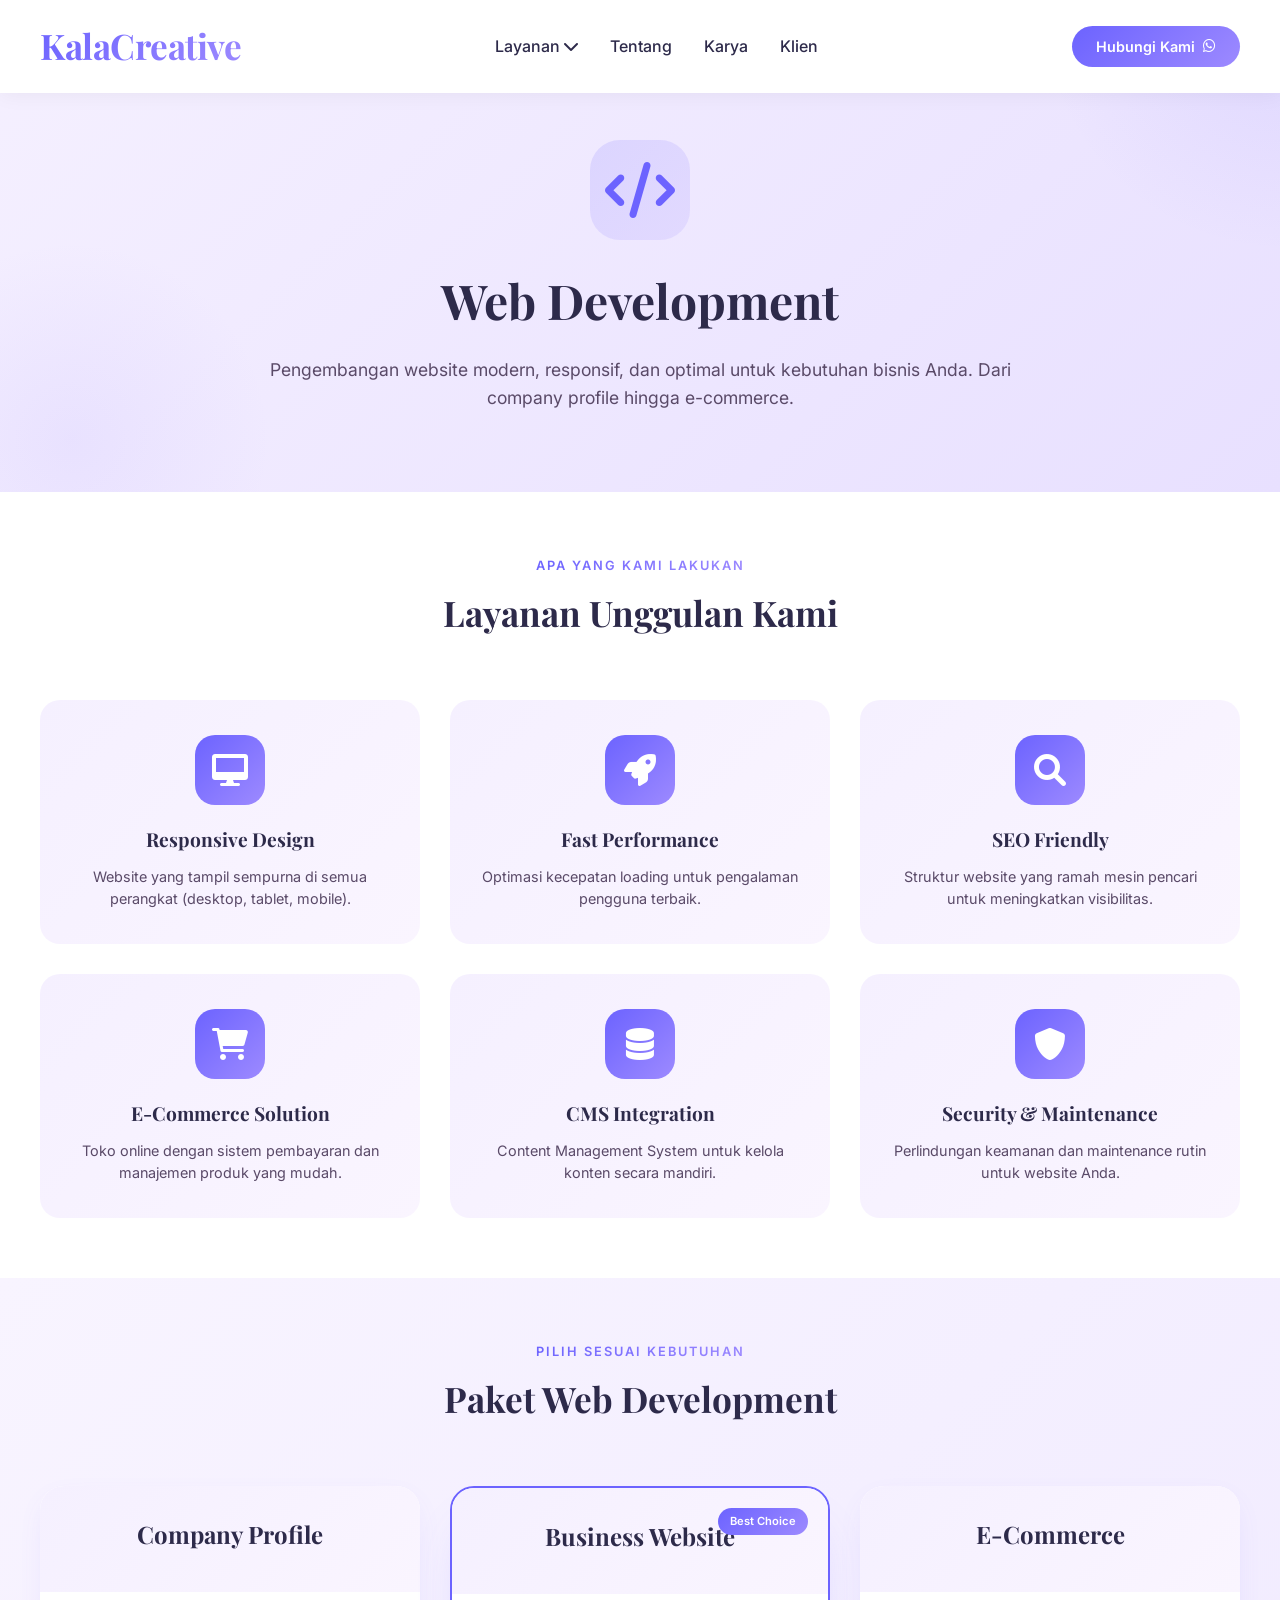
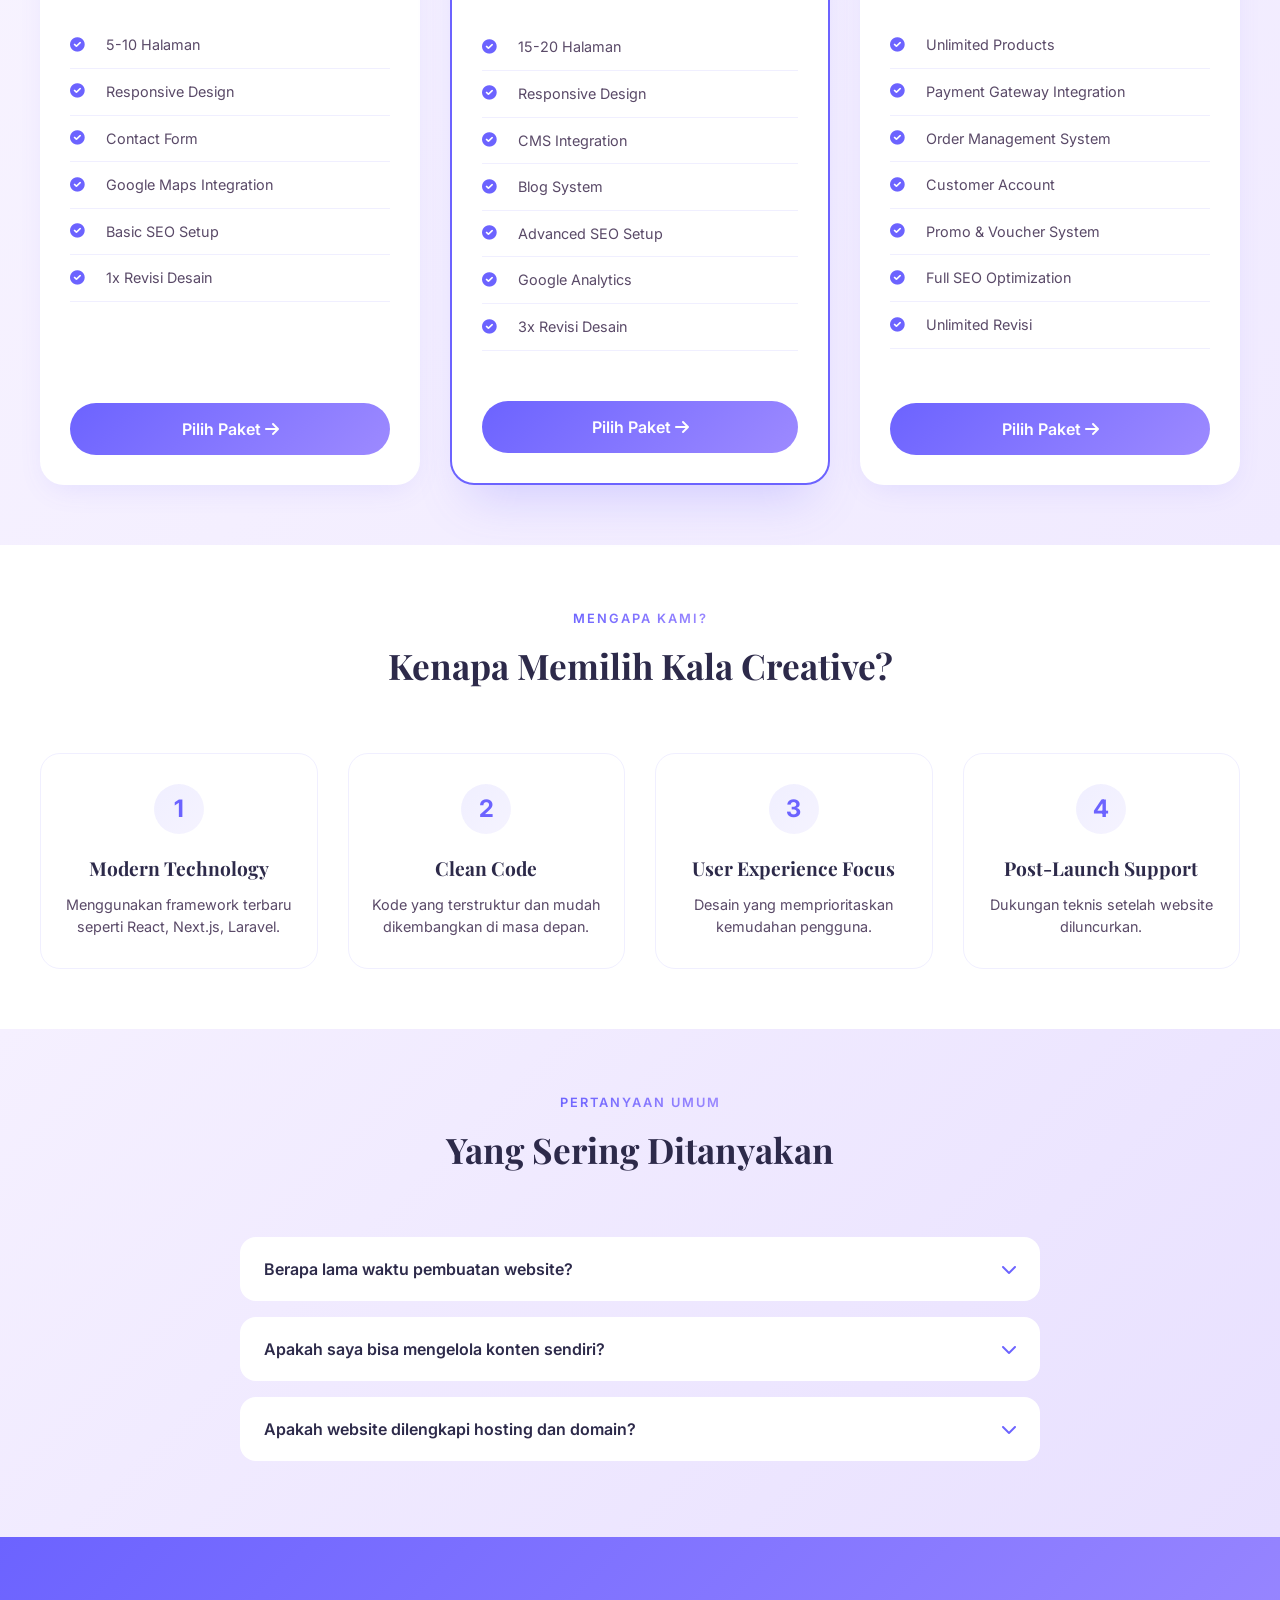
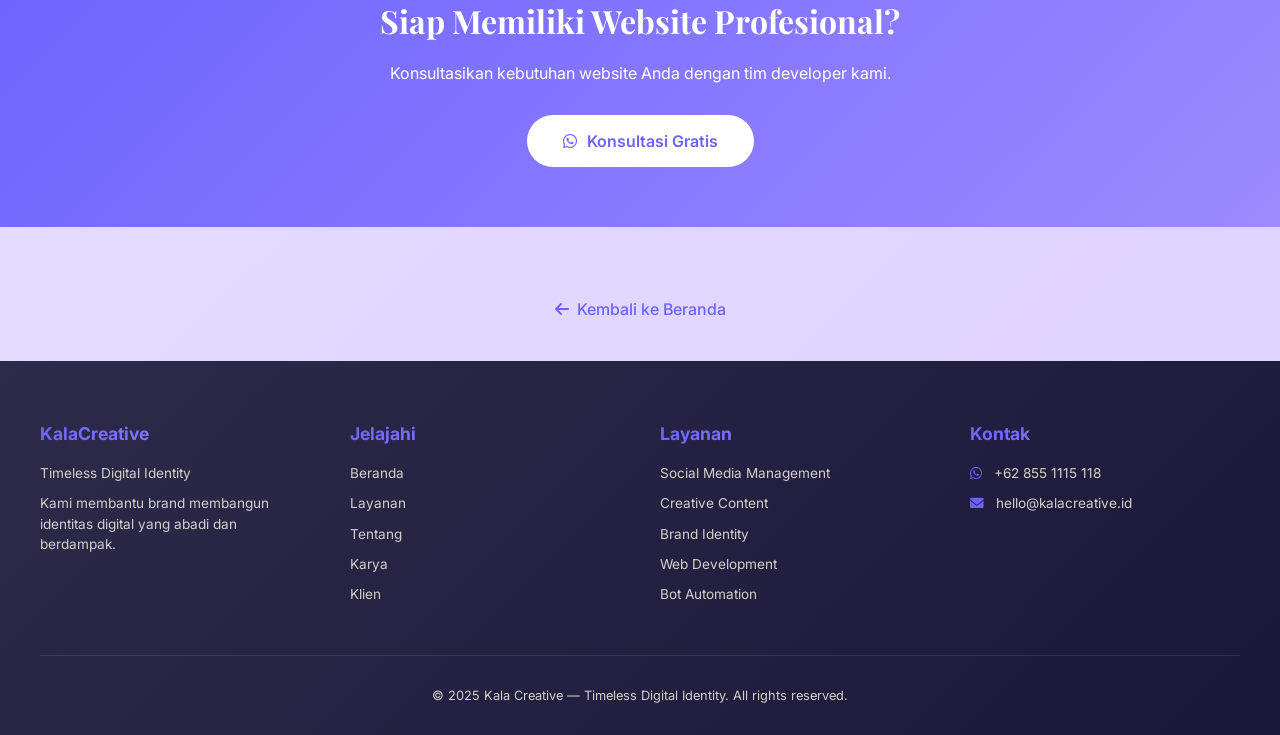
<file: web-development.html>
<!DOCTYPE html>
<html lang="id">
<head>
    <meta charset="UTF-8">
    <meta name="viewport" content="width=device-width, initial-scale=1.0, user-scalable=yes">
    <title>Web Development - Kala Creative</title>
    <!-- Google Fonts -->
    <link href="https://fonts.googleapis.com/css2?family=Inter:opsz,wght@14..32,300;400;500;600;700;800&family=Playfair+Display:wght@400;500;600;700;800;900&display=swap" rel="stylesheet">
    <!-- Font Awesome 6 -->
    <link rel="stylesheet" href="https://cdnjs.cloudflare.com/ajax/libs/font-awesome/6.0.0-beta3/css/all.min.css">
    <!-- AOS Animation -->
    <link href="https://unpkg.com/aos@2.3.1/dist/aos.css" rel="stylesheet">
    <!-- Custom CSS -->
    <link rel="stylesheet" href="style.css">
    <style>
        .service-hero {
            background: linear-gradient(135deg, #F5F0FF 0%, #E8E0FF 100%);
            padding: 140px 0 80px;
            position: relative;
            overflow: hidden;
        }
        .service-hero::before {
            content: '';
            position: absolute;
            top: -50%;
            right: -20%;
            width: 500px;
            height: 500px;
            background: radial-gradient(circle, rgba(108,99,255,0.1) 0%, transparent 70%);
            border-radius: 50%;
            pointer-events: none;
        }
        .service-hero::after {
            content: '';
            position: absolute;
            bottom: -30%;
            left: -10%;
            width: 400px;
            height: 400px;
            background: radial-gradient(circle, rgba(157,138,255,0.1) 0%, transparent 70%);
            border-radius: 50%;
            pointer-events: none;
        }
        .service-hero .container { position: relative; z-index: 2; }
        .service-hero-content { text-align: center; max-width: 800px; margin: 0 auto; }
        .service-icon-large { width: 100px; height: 100px; background: linear-gradient(135deg, rgba(108,99,255,0.15), rgba(157,138,255,0.15)); border-radius: 30px; display: flex; align-items: center; justify-content: center; margin: 0 auto 24px; }
        .service-icon-large i { font-size: 3.5rem; color: var(--primary-purple); }
        .service-hero h1 { font-size: 3rem; font-family: 'Playfair Display', serif; color: var(--dark); margin-bottom: 20px; }
        .service-hero p { font-size: 1.1rem; color: #5a4a68; line-height: 1.6; }
        .benefits-section { padding: 60px 0; background: white; }
        .benefits-grid { display: grid; grid-template-columns: repeat(3, 1fr); gap: 30px; margin-top: 40px; }
        .benefit-card { text-align: center; padding: 35px 25px; background: linear-gradient(135deg, #F5F0FF, #FAF5FF); border-radius: 20px; transition: all 0.3s; }
        .benefit-card:hover { transform: translateY(-5px); box-shadow: var(--shadow-md); }
        .benefit-icon { width: 70px; height: 70px; background: linear-gradient(135deg, var(--primary-purple), var(--primary-violet)); border-radius: 20px; display: flex; align-items: center; justify-content: center; margin: 0 auto 20px; }
        .benefit-icon i { font-size: 2rem; color: white; }
        .benefit-card h3 { font-size: 1.2rem; margin-bottom: 12px; color: var(--dark); }
        .benefit-card p { color: #5a4a68; font-size: 0.9rem; line-height: 1.5; }
        .packages-section { padding: 60px 0; background: linear-gradient(135deg, #F8F4FF, #F0EAFF); }
        .packages-grid { display: grid; grid-template-columns: repeat(3, 1fr); gap: 30px; margin-top: 40px; }
        .package-card { background: white; border-radius: 24px; overflow: hidden; transition: all 0.3s; box-shadow: var(--shadow-sm); position: relative; display: flex; flex-direction: column; height: 100%; }
        .package-card.featured { transform: scale(1.02); border: 2px solid var(--primary-purple); box-shadow: var(--shadow-lg); }
        .package-badge { position: absolute; top: 20px; right: 20px; background: linear-gradient(135deg, var(--primary-purple), var(--primary-violet)); color: white; padding: 5px 12px; border-radius: 20px; font-size: 0.7rem; font-weight: 600; z-index: 2; }
        .package-header { padding: 30px; text-align: center; background: linear-gradient(135deg, #F5F0FF, #FAF5FF); }
        .package-header h3 { font-size: 1.5rem; margin-bottom: 10px; color: var(--dark); }
        .package-features { padding: 30px; flex: 1; display: flex; flex-direction: column; }
        .package-features ul { list-style: none; margin-bottom: 30px; flex: 1; }
        .package-features li { padding: 12px 0; border-bottom: 1px solid rgba(108,99,255,0.1); display: flex; align-items: center; gap: 12px; }
        .package-features li i { color: var(--primary-purple); font-size: 0.9rem; width: 24px; flex-shrink: 0; }
        .package-features li span { color: #5a4a68; font-size: 0.9rem; }
        .package-btn-wrapper { margin-top: auto; padding-top: 20px; }
        .package-btn { display: block; text-align: center; background: linear-gradient(135deg, var(--primary-purple), var(--primary-violet)); color: white; padding: 14px 20px; border-radius: 40px; text-decoration: none; font-weight: 600; transition: all 0.3s; }
        .package-btn:hover { transform: translateY(-2px); box-shadow: 0 5px 15px rgba(108,99,255,0.3); }
        .why-choose-section { padding: 60px 0; background: white; }
        .why-grid { display: grid; grid-template-columns: repeat(auto-fit, minmax(250px, 1fr)); gap: 30px; margin-top: 40px; }
        .why-card { text-align: center; padding: 30px 20px; border-radius: 20px; transition: all 0.3s; border: 1px solid rgba(108,99,255,0.1); }
        .why-card:hover { transform: translateY(-5px); box-shadow: var(--shadow-sm); border-color: var(--primary-purple); }
        .why-number { width: 50px; height: 50px; background: linear-gradient(135deg, rgba(108,99,255,0.1), rgba(157,138,255,0.1)); border-radius: 50%; display: flex; align-items: center; justify-content: center; margin: 0 auto 20px; font-size: 1.5rem; font-weight: 700; color: var(--primary-purple); }
        .why-card h3 { font-size: 1.2rem; margin-bottom: 12px; color: var(--dark); }
        .why-card p { color: #5a4a68; font-size: 0.9rem; line-height: 1.5; }
        .faq-section { padding: 60px 0; background: linear-gradient(135deg, #F5F0FF, #E8E0FF); }
        .faq-grid { max-width: 800px; margin: 40px auto 0; }
        .faq-item { background: white; border-radius: 16px; margin-bottom: 16px; overflow: hidden; }
        .faq-question { padding: 20px 24px; display: flex; justify-content: space-between; align-items: center; cursor: pointer; font-weight: 600; color: var(--dark); }
        .faq-question i { color: var(--primary-purple); transition: transform 0.3s; }
        .faq-item.active .faq-question i { transform: rotate(180deg); }
        .faq-answer { padding: 0 24px 20px 24px; display: none; color: #5a4a68; line-height: 1.6; border-top: 1px solid rgba(108,99,255,0.1); }
        .faq-item.active .faq-answer { display: block; }
        .cta-section-service { padding: 60px 0; background: linear-gradient(135deg, var(--primary-purple), var(--primary-violet)); text-align: center; color: white; }
        .cta-section-service h2 { font-size: 2rem; margin-bottom: 16px; }
        .cta-section-service p { margin-bottom: 30px; opacity: 0.9; }
        .cta-btn-white { display: inline-flex; align-items: center; gap: 10px; background: white; color: var(--primary-purple); padding: 14px 36px; border-radius: 40px; text-decoration: none; font-weight: 600; transition: all 0.3s; }
        .cta-btn-white:hover { transform: translateY(-3px); box-shadow: 0 10px 25px rgba(0,0,0,0.2); }
        .back-home-btn { display: inline-flex; align-items: center; gap: 8px; color: var(--primary-purple); text-decoration: none; margin-top: 30px; font-weight: 500; transition: gap 0.3s; }
        .back-home-btn:hover { gap: 12px; }
        @media (max-width: 992px) { .benefits-grid { grid-template-columns: repeat(2, 1fr); } .packages-grid { grid-template-columns: repeat(2, 1fr); } }
        @media (max-width: 768px) { .service-hero { padding: 120px 0 60px; } .service-hero h1 { font-size: 2rem; } .benefits-grid { grid-template-columns: 1fr; } .packages-grid { grid-template-columns: 1fr; } .package-card.featured { transform: scale(1); } .why-grid { grid-template-columns: 1fr; } }
    </style>
</head>
<body>

<!-- Navbar -->
<nav class="navbar" id="navbar">
    <div class="container nav-container">
        <a href="index.html" class="logo">Kala<span>Creative</span></a>
        <ul class="nav-links" id="navLinks">
            <li class="nav-item has-dropdown">
                <a href="#" class="nav-link">Layanan <i class="fas fa-chevron-down"></i></a>
                <div class="dropdown-menu">
                    <div class="dropdown-grid">
                        <a href="social-media-management.html" class="dropdown-item"><div class="dropdown-icon"><i class="fab fa-instagram"></i></div><div><h4>Social Media Management</h4><p>Kelola media sosial brand Anda</p></div></a>
                        <a href="creative-content.html" class="dropdown-item"><div class="dropdown-icon"><i class="fas fa-camera-retro"></i></div><div><h4>Creative Content</h4><p>Produksi konten kreatif berkualitas</p></div></a>
                        <a href="meta-ads.html" class="dropdown-item"><div class="dropdown-icon"><i class="fas fa-chart-line"></i></div><div><h4>Iklan Meta</h4><p>Strategi iklan Facebook & Instagram</p></div></a>
                        <a href="brand-identity.html" class="dropdown-item"><div class="dropdown-icon"><i class="fas fa-palette"></i></div><div><h4>Brand Identity</h4><p>Ciptakan identitas brand yang kuat</p></div></a>
                        <a href="web-development.html" class="dropdown-item"><div class="dropdown-icon"><i class="fas fa-code"></i></div><div><h4>Web Development</h4><p>Website modern & responsif</p></div></a>
                        <a href="live-tiktok.html" class="dropdown-item"><div class="dropdown-icon"><i class="fab fa-tiktok"></i></div><div><h4>Live TikTok</h4><p>Optimasi live streaming TikTok</p></div></a>
                        <a href="graphic-design.html" class="dropdown-item"><div class="dropdown-icon"><i class="fas fa-pen-fancy"></i></div><div><h4>Graphic Design</h4><p>Desain grafis untuk berbagai kebutuhan</p></div></a>
                        <a href="product-photo.html" class="dropdown-item"><div class="dropdown-icon"><i class="fas fa-camera"></i></div><div><h4>Foto Produk</h4><p>Fotografi produk profesional</p></div></a>
                        <a href="bot-automation.html" class="dropdown-item"><div class="dropdown-icon"><i class="fas fa-robot"></i></div><div><h4>Bot Automation</h4><p>Otomatisasi chat & customer service</p></div></a>
                    </div>
                </div>
            </li>
            <li><a href="index.html#about">Tentang</a></li>
            <li><a href="index.html#portfolio">Karya</a></li>
            <li><a href="index.html#clients">Klien</a></li>
        </ul>
        <a href="https://wa.me/628551115118?text=Halo%20Kala%20Creative,%20saya%20tertarik%20dengan%20layanan%20Web%20Development" class="nav-cta-btn" target="_blank"><span>Hubungi Kami</span><i class="fab fa-whatsapp"></i></a>
        <div class="menu-toggle" id="menuToggle"><i class="fas fa-bars"></i></div>
    </div>
</nav>

<main>
    <!-- Hero Section -->
    <section class="service-hero">
        <div class="container">
            <div class="service-hero-content" data-aos="fade-up">
                <div class="service-icon-large"><i class="fas fa-code"></i></div>
                <h1>Web Development</h1>
                <p>Pengembangan website modern, responsif, dan optimal untuk kebutuhan bisnis Anda. Dari company profile hingga e-commerce.</p>
            </div>
        </div>
    </section>

    <!-- What We Do Section - 6 Layanan Unggulan -->
    <section class="benefits-section">
        <div class="container">
            <div class="section-header" data-aos="fade-up">
                <span class="section-subtitle">Apa yang Kami Lakukan</span>
                <h2 class="section-title">Layanan Unggulan Kami</h2>
            </div>
            <div class="benefits-grid">
                <div class="benefit-card" data-aos="fade-up"><div class="benefit-icon"><i class="fas fa-desktop"></i></div><h3>Responsive Design</h3><p>Website yang tampil sempurna di semua perangkat (desktop, tablet, mobile).</p></div>
                <div class="benefit-card" data-aos="fade-up" data-aos-delay="100"><div class="benefit-icon"><i class="fas fa-rocket"></i></div><h3>Fast Performance</h3><p>Optimasi kecepatan loading untuk pengalaman pengguna terbaik.</p></div>
                <div class="benefit-card" data-aos="fade-up" data-aos-delay="200"><div class="benefit-icon"><i class="fas fa-search"></i></div><h3>SEO Friendly</h3><p>Struktur website yang ramah mesin pencari untuk meningkatkan visibilitas.</p></div>
                <div class="benefit-card" data-aos="fade-up" data-aos-delay="300"><div class="benefit-icon"><i class="fas fa-shopping-cart"></i></div><h3>E-Commerce Solution</h3><p>Toko online dengan sistem pembayaran dan manajemen produk yang mudah.</p></div>
                <div class="benefit-card" data-aos="fade-up" data-aos-delay="400"><div class="benefit-icon"><i class="fas fa-database"></i></div><h3>CMS Integration</h3><p>Content Management System untuk kelola konten secara mandiri.</p></div>
                <div class="benefit-card" data-aos="fade-up" data-aos-delay="500"><div class="benefit-icon"><i class="fas fa-shield-alt"></i></div><h3>Security & Maintenance</h3><p>Perlindungan keamanan dan maintenance rutin untuk website Anda.</p></div>
            </div>
        </div>
    </section>

    <!-- Packages Section -->
    <section class="packages-section">
        <div class="container">
            <div class="section-header" data-aos="fade-up">
                <span class="section-subtitle">Pilih Sesuai Kebutuhan</span>
                <h2 class="section-title">Paket Web Development</h2>
            </div>
            <div class="packages-grid">
                <div class="package-card" data-aos="fade-up"><div class="package-header"><h3>Company Profile</h3></div><div class="package-features"><ul><li><i class="fas fa-check-circle"></i><span>5-10 Halaman</span></li><li><i class="fas fa-check-circle"></i><span>Responsive Design</span></li><li><i class="fas fa-check-circle"></i><span>Contact Form</span></li><li><i class="fas fa-check-circle"></i><span>Google Maps Integration</span></li><li><i class="fas fa-check-circle"></i><span>Basic SEO Setup</span></li><li><i class="fas fa-check-circle"></i><span>1x Revisi Desain</span></li></ul><div class="package-btn-wrapper"><a href="https://wa.me/628551115118?text=Halo%20Kala%20Creative,%20saya%20tertarik%20dengan%20paket%20Company%20Profile" class="package-btn" target="_blank">Pilih Paket <i class="fas fa-arrow-right"></i></a></div></div></div>
                <div class="package-card featured" data-aos="fade-up" data-aos-delay="100"><div class="package-badge">Best Choice</div><div class="package-header"><h3>Business Website</h3></div><div class="package-features"><ul><li><i class="fas fa-check-circle"></i><span>15-20 Halaman</span></li><li><i class="fas fa-check-circle"></i><span>Responsive Design</span></li><li><i class="fas fa-check-circle"></i><span>CMS Integration</span></li><li><i class="fas fa-check-circle"></i><span>Blog System</span></li><li><i class="fas fa-check-circle"></i><span>Advanced SEO Setup</span></li><li><i class="fas fa-check-circle"></i><span>Google Analytics</span></li><li><i class="fas fa-check-circle"></i><span>3x Revisi Desain</span></li></ul><div class="package-btn-wrapper"><a href="https://wa.me/628551115118?text=Halo%20Kala%20Creative,%20saya%20tertarik%20dengan%20paket%20Business%20Website" class="package-btn" target="_blank">Pilih Paket <i class="fas fa-arrow-right"></i></a></div></div></div>
                <div class="package-card" data-aos="fade-up" data-aos-delay="200"><div class="package-header"><h3>E-Commerce</h3></div><div class="package-features"><ul><li><i class="fas fa-check-circle"></i><span>Unlimited Products</span></li><li><i class="fas fa-check-circle"></i><span>Payment Gateway Integration</span></li><li><i class="fas fa-check-circle"></i><span>Order Management System</span></li><li><i class="fas fa-check-circle"></i><span>Customer Account</span></li><li><i class="fas fa-check-circle"></i><span>Promo & Voucher System</span></li><li><i class="fas fa-check-circle"></i><span>Full SEO Optimization</span></li><li><i class="fas fa-check-circle"></i><span>Unlimited Revisi</span></li></ul><div class="package-btn-wrapper"><a href="https://wa.me/628551115118?text=Halo%20Kala%20Creative,%20saya%20tertarik%20dengan%20paket%20E-Commerce" class="package-btn" target="_blank">Pilih Paket <i class="fas fa-arrow-right"></i></a></div></div></div>
            </div>
        </div>
    </section>

    <!-- Why Choose Us Section -->
    <section class="why-choose-section">
        <div class="container">
            <div class="section-header" data-aos="fade-up"><span class="section-subtitle">Mengapa Kami?</span><h2 class="section-title">Kenapa Memilih Kala Creative?</h2></div>
            <div class="why-grid">
                <div class="why-card" data-aos="fade-up"><div class="why-number">1</div><h3>Modern Technology</h3><p>Menggunakan framework terbaru seperti React, Next.js, Laravel.</p></div>
                <div class="why-card" data-aos="fade-up" data-aos-delay="100"><div class="why-number">2</div><h3>Clean Code</h3><p>Kode yang terstruktur dan mudah dikembangkan di masa depan.</p></div>
                <div class="why-card" data-aos="fade-up" data-aos-delay="200"><div class="why-number">3</div><h3>User Experience Focus</h3><p>Desain yang memprioritaskan kemudahan pengguna.</p></div>
                <div class="why-card" data-aos="fade-up" data-aos-delay="300"><div class="why-number">4</div><h3>Post-Launch Support</h3><p>Dukungan teknis setelah website diluncurkan.</p></div>
            </div>
        </div>
    </section>

    <!-- FAQ Section -->
    <section class="faq-section">
        <div class="container">
            <div class="section-header" data-aos="fade-up"><span class="section-subtitle">Pertanyaan Umum</span><h2 class="section-title">Yang Sering Ditanyakan</h2></div>
            <div class="faq-grid">
                <div class="faq-item" data-aos="fade-up"><div class="faq-question"><span>Berapa lama waktu pembuatan website?</span><i class="fas fa-chevron-down"></i></div><div class="faq-answer">Waktu pembuatan berkisar 2-6 minggu tergantung kompleksitas fitur yang dibutuhkan.</div></div>
                <div class="faq-item" data-aos="fade-up" data-aos-delay="100"><div class="faq-question"><span>Apakah saya bisa mengelola konten sendiri?</span><i class="fas fa-chevron-down"></i></div><div class="faq-answer">Ya, kami menyediakan CMS yang mudah digunakan untuk kelola konten secara mandiri.</div></div>
                <div class="faq-item" data-aos="fade-up" data-aos-delay="200"><div class="faq-question"><span>Apakah website dilengkapi hosting dan domain?</span><i class="fas fa-chevron-down"></i></div><div class="faq-answer">Hosting dan domain dapat kami bantu setup atau Anda bisa menggunakan sendiri.</div></div>
            </div>
        </div>
    </section>

    <!-- CTA Section -->
    <section class="cta-section-service">
        <div class="container">
            <h2 data-aos="fade-up">Siap Memiliki Website Profesional?</h2>
            <p data-aos="fade-up" data-aos-delay="100">Konsultasikan kebutuhan website Anda dengan tim developer kami.</p>
            <a href="https://wa.me/628551115118?text=Halo%20Kala%20Creative,%20saya%20tertarik%20dengan%20layanan%20Web%20Development" class="cta-btn-white" target="_blank"><i class="fab fa-whatsapp"></i> Konsultasi Gratis</a>
        </div>
    </section>

    <!-- Back to Home -->
    <div class="container" style="text-align: center; padding: 40px 0;">
        <a href="index.html" class="back-home-btn"><i class="fas fa-arrow-left"></i> Kembali ke Beranda</a>
    </div>
</main>

<!-- Footer -->
<footer>
    <div class="container">
        <div class="footer-grid">
            <div class="footer-col"><h4>Kala<span>Creative</span></h4><p>Timeless Digital Identity</p><p>Kami membantu brand membangun identitas digital yang abadi dan berdampak.</p></div>
            <div class="footer-col"><h4>Jelajahi</h4><a href="index.html">Beranda</a><a href="index.html#services">Layanan</a><a href="index.html#about">Tentang</a><a href="index.html#portfolio">Karya</a><a href="index.html#clients">Klien</a></div>
            <div class="footer-col"><h4>Layanan</h4><a href="social-media-management.html">Social Media Management</a><a href="creative-content.html">Creative Content</a><a href="brand-identity.html">Brand Identity</a><a href="web-development.html">Web Development</a><a href="bot-automation.html">Bot Automation</a></div>
            <div class="footer-col"><h4>Kontak</h4><p><i class="fab fa-whatsapp"></i> +62 855 1115 118</p><p><i class="fas fa-envelope"></i> hello@kalacreative.id</p></div>
        </div>
        <div class="copyright">&copy; 2025 Kala Creative — Timeless Digital Identity. All rights reserved.</div>
    </div>
</footer>

<script src="https://unpkg.com/aos@2.3.1/dist/aos.js"></script>
<script>
    AOS.init({ duration: 800, once: true, offset: 100 });
    const menuToggle = document.getElementById('menuToggle'); const navLinks = document.getElementById('navLinks');
    if (menuToggle && navLinks) { menuToggle.addEventListener('click', () => navLinks.classList.toggle('active')); document.querySelectorAll('.nav-links a').forEach(link => { link.addEventListener('click', () => { if (window.innerWidth <= 768) navLinks.classList.remove('active'); }); }); }
    const navItem = document.querySelector('.nav-item'); if (window.innerWidth <= 768 && navItem) { const serviceLink = navItem.querySelector('.nav-link'); serviceLink.addEventListener('click', (e) => { e.preventDefault(); navItem.classList.toggle('active'); }); }
    const faqItems = document.querySelectorAll('.faq-item'); faqItems.forEach(item => { const question = item.querySelector('.faq-question'); question.addEventListener('click', () => { item.classList.toggle('active'); }); });
    let lastScrollTop = 0; const navbar = document.getElementById('navbar'); window.addEventListener('scroll', () => { const scrollTop = window.pageYOffset || document.documentElement.scrollTop; if (scrollTop > lastScrollTop && scrollTop > 100) { navbar.classList.add('hide'); navbar.classList.remove('show'); } else { navbar.classList.remove('hide'); navbar.classList.add('show'); } if (scrollTop > 50) navbar.classList.add('scrolled'); else navbar.classList.remove('scrolled'); lastScrollTop = scrollTop <= 0 ? 0 : scrollTop; });
</script>
</body>
</html>
</file>
<file: style.css>
* {
    margin: 0;
    padding: 0;
    box-sizing: border-box;
}

html {
    scroll-behavior: smooth;
}

body {
    font-family: 'Inter', sans-serif;
    background: linear-gradient(135deg, #F5F0FF 0%, #E8E0FF 50%, #DDD0FF 100%);
    color: #2D2A4A;
    line-height: 1.5;
    overflow-x: hidden;
}

h1, h2, h3, .logo, .section-title {
    font-family: 'Playfair Display', serif;
}

:root {
    --primary-purple: #6C63FF;
    --primary-violet: #9D8AFF;
    --dark: #2D2A4A;
    --white: #FFFFFF;
    --shadow-sm: 0 10px 30px -10px rgba(108, 99, 255, 0.15);
    --shadow-md: 0 20px 40px -15px rgba(108, 99, 255, 0.2);
    --shadow-lg: 0 30px 50px -20px rgba(108, 99, 255, 0.25);
}

.container {
    max-width: 1280px;
    margin: 0 auto;
    padding: 0 40px;
}

/* ========== PRELOADER ========== */
#preloader {
    position: fixed;
    top: 0;
    left: 0;
    width: 100%;
    height: 100%;
    background: linear-gradient(135deg, #F5F0FF, #E8E0FF);
    z-index: 9999;
    display: flex;
    justify-content: center;
    align-items: center;
    transition: opacity 0.5s;
}

.loader {
    width: 50px;
    height: 50px;
    border: 3px solid rgba(108, 99, 255, 0.2);
    border-top-color: var(--primary-purple);
    border-radius: 50%;
    animation: spin 0.8s linear infinite;
}

@keyframes spin {
    to { transform: rotate(360deg); }
}

/* ========== BACK TO TOP ========== */
.back-to-top {
    position: fixed;
    bottom: 30px;
    left: 30px;
    width: 50px;
    height: 50px;
    background: linear-gradient(135deg, var(--primary-purple), var(--primary-violet));
    color: white;
    border: none;
    border-radius: 50%;
    cursor: pointer;
    font-size: 1.2rem;
    opacity: 0;
    visibility: hidden;
    transition: all 0.3s;
    z-index: 99;
    box-shadow: var(--shadow-sm);
}

.back-to-top.show {
    opacity: 1;
    visibility: visible;
}

.back-to-top:hover {
    transform: translateY(-5px);
    box-shadow: var(--shadow-md);
}

/* ========== LIVE CHAT WIDGET ========== */
.chat-widget {
    position: fixed;
    bottom: 30px;
    right: 30px;
    z-index: 1000;
}

.chat-button {
    width: 60px;
    height: 60px;
    background: linear-gradient(135deg, var(--primary-purple), var(--primary-violet));
    border-radius: 50%;
    display: flex;
    align-items: center;
    justify-content: center;
    cursor: pointer;
    box-shadow: var(--shadow-md);
    transition: all 0.3s;
    position: relative;
}

.chat-button:hover {
    transform: scale(1.05);
}

.chat-button i {
    font-size: 1.8rem;
    color: white;
}

.chat-pulse {
    position: absolute;
    width: 100%;
    height: 100%;
    border-radius: 50%;
    background: rgba(108, 99, 255, 0.5);
    animation: pulse 1.5s infinite;
}

@keyframes pulse {
    0% { transform: scale(1); opacity: 0.5; }
    100% { transform: scale(1.5); opacity: 0; }
}

.chat-box {
    position: absolute;
    bottom: 70px;
    right: 0;
    width: 350px;
    background: white;
    border-radius: 20px;
    box-shadow: var(--shadow-lg);
    overflow: hidden;
    display: none;
    flex-direction: column;
    animation: slideUp 0.3s ease;
}

.chat-box.active {
    display: flex;
}

@keyframes slideUp {
    from { opacity: 0; transform: translateY(20px); }
    to { opacity: 1; transform: translateY(0); }
}

.chat-header {
    background: linear-gradient(135deg, var(--primary-purple), var(--primary-violet));
    padding: 15px 20px;
    display: flex;
    justify-content: space-between;
    align-items: center;
    color: white;
}

.chat-header h4 { font-size: 1rem; font-weight: 600; }
.chat-close { background: none; border: none; color: white; cursor: pointer; font-size: 1rem; transition: transform 0.3s; }
.chat-close:hover { transform: rotate(90deg); }

.chat-messages {
    height: 300px;
    overflow-y: auto;
    padding: 15px;
    background: #F9F9F9;
}

.chat-message { margin-bottom: 15px; display: flex; }
.chat-message.bot { justify-content: flex-start; }
.chat-message.user { justify-content: flex-end; }

.message-bubble {
    max-width: 80%;
    padding: 10px 14px;
    border-radius: 18px;
    font-size: 0.85rem;
    line-height: 1.4;
}

.chat-message.bot .message-bubble {
    background: white;
    border: 1px solid #e0e0e0;
    border-bottom-left-radius: 4px;
    color: #333;
}

.chat-message.user .message-bubble {
    background: linear-gradient(135deg, var(--primary-purple), var(--primary-violet));
    color: white;
    border-bottom-right-radius: 4px;
}

.chat-questions {
    padding: 12px;
    display: flex;
    flex-wrap: wrap;
    gap: 8px;
    border-top: 1px solid #eee;
    background: white;
}

.chat-question-btn {
    background: rgba(108, 99, 255, 0.1);
    border: none;
    padding: 6px 12px;
    border-radius: 20px;
    font-size: 0.7rem;
    cursor: pointer;
    transition: all 0.3s;
    color: var(--primary-purple);
}

.chat-question-btn:hover {
    background: var(--primary-purple);
    color: white;
}

.chat-input-area {
    display: flex;
    padding: 12px;
    border-top: 1px solid #eee;
    background: white;
}

.chat-input {
    flex: 1;
    padding: 10px 12px;
    border: 1px solid #ddd;
    border-radius: 25px;
    font-size: 0.85rem;
    outline: none;
}

.chat-input:focus { border-color: var(--primary-purple); }

.chat-send {
    width: 40px;
    height: 40px;
    background: var(--primary-purple);
    border: none;
    border-radius: 50%;
    margin-left: 8px;
    cursor: pointer;
    transition: all 0.3s;
    color: white;
}

.chat-send:hover { transform: scale(1.05); background: var(--primary-violet); }

/* ========== LOGO ========== */
.logo {
    font-size: 2.2rem;
    font-weight: 700;
    text-decoration: none;
    background: linear-gradient(135deg, var(--primary-purple), var(--primary-violet));
    -webkit-background-clip: text;
    background-clip: text;
    color: transparent;
    font-family: 'Playfair Display', serif;
    letter-spacing: -0.5px;
    transition: all 0.3s ease;
}

.logo:hover {
    transform: scale(1.02);
    background: linear-gradient(135deg, var(--primary-violet), var(--primary-purple));
    -webkit-background-clip: text;
    background-clip: text;
    color: transparent;
}

/* ========== PARTICLE CANVAS ========== */
#particle-canvas {
    position: absolute;
    top: 0;
    left: 0;
    width: 100%;
    height: 100%;
    pointer-events: none;
    z-index: 1;
}

.hero {
    position: relative;
    overflow: hidden;
    padding: 140px 0 80px;
    min-height: 100vh;
    display: flex;
    align-items: center;
}

.hero .container { position: relative; z-index: 2; }

/* ========== NAVBAR ========== */
.navbar {
    padding: 20px 0;
    position: fixed;
    top: 0;
    width: 100%;
    background: rgba(255, 255, 255, 0.98);
    backdrop-filter: blur(10px);
    z-index: 1000;
    transition: all 0.3s ease;
    box-shadow: 0 2px 20px rgba(0, 0, 0, 0.05);
}

.navbar.hide { transform: translateY(-100%); }
.navbar.show { transform: translateY(0); }
.navbar.scrolled { padding: 12px 0; background: rgba(255, 255, 255, 0.98); box-shadow: var(--shadow-sm); }

.nav-container {
    display: flex;
    justify-content: space-between;
    align-items: center;
    gap: 40px;
}

.nav-links {
    display: flex;
    gap: 32px;
    list-style: none;
    margin: 0 auto;
}

.nav-links a {
    text-decoration: none;
    font-weight: 500;
    color: var(--dark);
    transition: color 0.3s;
    font-size: 1rem;
}

.nav-links a:hover { color: var(--primary-purple); }

/* Dropdown Menu */
.nav-item { position: relative; }

.dropdown-menu {
    position: absolute;
    top: 100%;
    left: -250px;
    width: 720px;
    background: white;
    border-radius: 20px;
    box-shadow: var(--shadow-lg);
    opacity: 0;
    visibility: hidden;
    transition: all 0.3s;
    z-index: 100;
    padding: 20px;
    margin-top: 15px;
}

.nav-item:hover .dropdown-menu {
    opacity: 1;
    visibility: visible;
    transform: translateY(0);
}

.dropdown-grid {
    display: grid;
    grid-template-columns: repeat(2, 1fr);
    gap: 12px;
    max-height: 400px;
    overflow-y: auto;
}

.dropdown-grid::-webkit-scrollbar { width: 4px; }
.dropdown-grid::-webkit-scrollbar-track { background: rgba(108, 99, 255, 0.1); border-radius: 4px; }
.dropdown-grid::-webkit-scrollbar-thumb { background: var(--primary-purple); border-radius: 4px; }

.dropdown-item {
    display: flex;
    align-items: center;
    gap: 16px;
    padding: 12px 16px;
    border-radius: 12px;
    text-decoration: none;
    transition: all 0.3s;
}

.dropdown-item:hover {
    background: linear-gradient(135deg, rgba(108, 99, 255, 0.08), rgba(157, 138, 255, 0.08));
    transform: translateX(5px);
}

.dropdown-icon {
    width: 45px;
    height: 45px;
    background: linear-gradient(135deg, rgba(108, 99, 255, 0.15), rgba(157, 138, 255, 0.15));
    display: flex;
    align-items: center;
    justify-content: center;
    border-radius: 12px;
    font-size: 1.2rem;
    color: var(--primary-purple);
}

.dropdown-item h4 { font-size: 0.95rem; margin-bottom: 4px; color: var(--dark); }
.dropdown-item p { font-size: 0.75rem; color: #6b5a68; }

/* Navbar CTA Button */
.nav-cta-btn {
    display: flex;
    align-items: center;
    gap: 8px;
    background: linear-gradient(135deg, var(--primary-purple), var(--primary-violet));
    color: white;
    padding: 10px 24px;
    border-radius: 40px;
    text-decoration: none;
    font-weight: 600;
    font-size: 0.9rem;
    transition: all 0.3s ease;
    position: relative;
    overflow: hidden;
}

.nav-cta-btn::before {
    content: '';
    position: absolute;
    top: 50%;
    left: 50%;
    width: 0;
    height: 0;
    border-radius: 50%;
    background: rgba(255, 255, 255, 0.3);
    transform: translate(-50%, -50%);
    transition: width 0.6s, height 0.6s;
}

.nav-cta-btn:hover::before { width: 300px; height: 300px; }
.nav-cta-btn:hover { transform: translateY(-2px); box-shadow: 0 5px 20px rgba(108, 99, 255, 0.4); }
.nav-cta-btn i { transition: transform 0.3s; }
.nav-cta-btn:hover i { transform: translateX(5px); }

.menu-toggle { display: none; font-size: 1.8rem; cursor: pointer; color: var(--dark); }

/* ========== BUTTONS ========== */
.btn-primary {
    background: linear-gradient(135deg, var(--primary-purple), var(--primary-violet));
    color: white;
    padding: 12px 32px;
    border-radius: 40px;
    text-decoration: none;
    font-weight: 600;
    display: inline-flex;
    align-items: center;
    gap: 10px;
    transition: all 0.3s ease;
    border: none;
    cursor: pointer;
}

.btn-primary:hover { transform: translateY(-3px); box-shadow: 0 10px 25px rgba(108, 99, 255, 0.3); }

.btn-outline {
    background-color: transparent;
    border: 2px solid var(--primary-purple);
    color: var(--primary-purple);
    padding: 10px 30px;
    border-radius: 40px;
    text-decoration: none;
    font-weight: 600;
    display: inline-flex;
    align-items: center;
    gap: 10px;
    transition: all 0.3s ease;
}

.btn-outline:hover { background: var(--primary-purple); color: white; transform: translateY(-3px); }

/* ========== HERO ========== */
.hero-wrapper {
    display: grid;
    grid-template-columns: 1fr 1fr;
    gap: 60px;
    align-items: center;
}

.hero-left { max-width: 600px; }

.hero-badge {
    display: inline-block;
    background: linear-gradient(135deg, rgba(108, 99, 255, 0.1), rgba(157, 138, 255, 0.1));
    color: var(--primary-purple);
    padding: 6px 16px;
    border-radius: 40px;
    font-size: 0.8rem;
    margin-bottom: 20px;
    font-weight: 500;
}

.hero-left h1 {
    font-size: 3.5rem;
    font-weight: 800;
    line-height: 1.2;
    color: var(--dark);
    margin-bottom: 20px;
}

.hero-gradient {
    background: linear-gradient(135deg, var(--primary-purple), var(--primary-violet));
    -webkit-background-clip: text;
    background-clip: text;
    color: transparent;
}

.typing-text {
    display: inline-block;
    border-right: 2px solid var(--primary-purple);
    animation: blink 0.7s infinite;
}

@keyframes blink {
    0%, 100% { border-color: transparent; }
    50% { border-color: var(--primary-purple); }
}

.hero-subtitle {
    font-size: 1rem;
    color: #5a4a68;
    margin-bottom: 28px;
    line-height: 1.6;
}

.hero-buttons {
    display: flex;
    gap: 16px;
    flex-wrap: wrap;
}

/* Rocket Animation */
.hero-right {
    display: flex;
    justify-content: center;
    align-items: center;
}

.rocket-animation {
    position: relative;
    width: 350px;
    height: 350px;
}

.rocket {
    position: absolute;
    bottom: 80px;
    left: 50%;
    transform: translateX(-50%);
    animation: floatRocket 2s ease-in-out infinite;
}

.rocket-body {
    width: 90px;
    height: 120px;
    background: linear-gradient(135deg, #6C63FF, #9D8AFF);
    border-radius: 45px 45px 25px 25px;
    position: relative;
    display: flex;
    align-items: center;
    justify-content: center;
    box-shadow: 0 10px 30px rgba(108, 99, 255, 0.3);
}

.rocket-body i {
    font-size: 3.2rem;
    color: white;
    animation: rocketShake 0.3s ease-in-out infinite alternate;
}

.rocket-window {
    position: absolute;
    top: 20px;
    left: 50%;
    transform: translateX(-50%);
    width: 28px;
    height: 28px;
    background: rgba(255, 255, 255, 0.4);
    border-radius: 50%;
}

.rocket-fire {
    width: 35px;
    height: 50px;
    background: linear-gradient(135deg, #FF8C42, #FFB347);
    border-radius: 0 0 15px 15px;
    position: absolute;
    bottom: -45px;
    left: 50%;
    transform: translateX(-50%);
    animation: fireAnimation 0.08s ease-in-out infinite alternate;
}

@keyframes floatRocket {
    0%, 100% { transform: translateX(-50%) translateY(0px); }
    50% { transform: translateX(-50%) translateY(-15px); }
}

@keyframes rocketShake {
    from { transform: translateX(-2px); }
    to { transform: translateX(2px); }
}

@keyframes fireAnimation {
    from { height: 40px; opacity: 0.8; }
    to { height: 55px; opacity: 1; }
}

.floating-icons { position: absolute; width: 100%; height: 100%; }
.floating-icons i {
    position: absolute;
    color: rgba(108, 99, 255, 0.4);
    animation: floatIcon 3s ease-in-out infinite;
}

.star-1 { top: 20px; left: 20px; font-size: 1.2rem; animation-delay: 0s; }
.star-2 { bottom: 40px; right: 30px; font-size: 1rem; animation-delay: 1s; }
.circle-1 { top: 100px; right: 50px; font-size: 0.8rem; animation-delay: 0.5s; }
.circle-2 { bottom: 120px; left: 40px; font-size: 0.7rem; animation-delay: 1.5s; }

@keyframes floatIcon {
    0%, 100% { transform: translateY(0px) rotate(0deg); opacity: 0.4; }
    50% { transform: translateY(-20px) rotate(180deg); opacity: 0.8; }
}

/* ========== SECTION HEADER ========== */
section { padding: 80px 0; }
.section-header { text-align: center; margin-bottom: 60px; }

.section-subtitle {
    display: inline-block;
    background: linear-gradient(135deg, var(--primary-purple), var(--primary-violet));
    -webkit-background-clip: text;
    background-clip: text;
    color: transparent;
    font-weight: 600;
    letter-spacing: 2px;
    font-size: 0.8rem;
    text-transform: uppercase;
    margin-bottom: 12px;
}

.section-title { font-size: 2.2rem; color: var(--dark); position: relative; }

/* ========== SERVICES ========== */
.services-grid {
    display: grid;
    grid-template-columns: repeat(3, 1fr);
    gap: 30px;
}

.service-card {
    background: white;
    padding: 35px 25px;
    border-radius: 20px;
    text-align: center;
    transition: all 0.4s ease;
    box-shadow: var(--shadow-sm);
    border: 1px solid rgba(108, 99, 255, 0.1);
    position: relative;
    overflow: hidden;
}

.service-card::before {
    content: '';
    position: absolute;
    top: 0;
    left: 0;
    width: 100%;
    height: 3px;
    background: linear-gradient(90deg, var(--primary-purple), var(--primary-violet));
    transform: scaleX(0);
    transition: transform 0.4s;
}

.service-card:hover::before { transform: scaleX(1); }
.service-card:hover { transform: translateY(-5px); box-shadow: var(--shadow-md); }

.service-icon {
    width: 80px;
    height: 80px;
    margin: 0 auto 20px;
    background: linear-gradient(135deg, rgba(108, 99, 255, 0.1), rgba(157, 138, 255, 0.1));
    border-radius: 50%;
    display: flex;
    align-items: center;
    justify-content: center;
    transition: all 0.4s ease;
}

.service-icon i {
    font-size: 2.5rem;
    color: var(--primary-purple);
    transition: all 0.4s ease;
}

.service-card:hover .service-icon {
    background: linear-gradient(135deg, var(--primary-purple), var(--primary-violet));
    transform: scale(1.05);
}

.service-card:hover .service-icon i {
    color: white;
    animation: iconBounce 0.5s ease;
}

@keyframes iconBounce {
    0%, 100% { transform: scale(1); }
    50% { transform: scale(1.2); }
}

.service-card h3 { font-size: 1.3rem; margin-bottom: 12px; color: var(--dark); }
.service-card p { color: #6b5a68; line-height: 1.5; margin-bottom: 16px; font-size: 0.9rem; }

.service-link {
    color: var(--primary-purple);
    text-decoration: none;
    font-weight: 600;
    font-size: 0.9rem;
    display: inline-flex;
    align-items: center;
    gap: 6px;
    transition: gap 0.3s;
}

.service-link:hover { gap: 10px; }

/* ========== ABOUT - SEDERHANA ELEGAN DENGAN SHAPE STAR ========== */
.about-wrapper {
    max-width: 900px;
    margin: 0 auto;
    position: relative;
    text-align: center;
}

/* Abstract Shape Star - Berputar */
.about-abstract-shape {
    position: absolute;
    top: -40px;
    left: -40px;
    width: 180px;
    height: 180px;
    opacity: 0.25;
    pointer-events: none;
    z-index: 0;
}

.about-abstract-shape svg {
    width: 100%;
    height: 100%;
    animation: rotateShape 20s linear infinite;
}

@keyframes rotateShape {
    from { transform: rotate(0deg); }
    to { transform: rotate(360deg); }
}

/* Content */
.about-text {
    position: relative;
    z-index: 1;
}

.about-text h2 {
    font-size: 2.2rem;
    margin-bottom: 20px;
    color: var(--dark);
}

/* Simple Decorative Line */
.about-line {
    width: 60px;
    height: 3px;
    background: linear-gradient(90deg, var(--primary-purple), var(--primary-violet));
    margin: 0 auto 30px;
    border-radius: 3px;
}

/* Content Text */
.about-content {
    max-width: 800px;
    margin: 0 auto;
}

.about-content p {
    font-size: 1rem;
    line-height: 1.7;
    color: #5a4a68;
    margin-bottom: 20px;
    text-align: left;
}

/* Features */
.about-features {
    display: flex;
    flex-wrap: wrap;
    justify-content: center;
    gap: 16px;
    margin-top: 40px;
}

.feature {
    display: flex;
    align-items: center;
    gap: 8px;
    color: var(--dark);
    background: rgba(108, 99, 255, 0.08);
    padding: 8px 16px;
    border-radius: 40px;
    font-size: 0.85rem;
    transition: all 0.3s;
}

.feature:hover {
    transform: translateY(-2px);
    background: rgba(108, 99, 255, 0.15);
}

.feature i { color: var(--primary-purple); font-size: 0.9rem; }

/* Decorative Star Pattern */
.about-star-pattern {
    display: flex;
    justify-content: center;
    gap: 15px;
    margin-top: 35px;
}

.about-star-pattern i {
    font-size: 0.8rem;
    color: var(--primary-purple);
    opacity: 0.4;
    animation: twinkle 2s ease-in-out infinite;
}

.about-star-pattern i:nth-child(1) { animation-delay: 0s; }
.about-star-pattern i:nth-child(2) { animation-delay: 0.5s; }
.about-star-pattern i:nth-child(3) { animation-delay: 1s; }

@keyframes twinkle {
    0%, 100% { opacity: 0.2; transform: scale(1); }
    50% { opacity: 0.8; transform: scale(1.2); }
}

/* ========== PORTFOLIO ========== */
.portfolio-filters {
    display: flex;
    justify-content: center;
    gap: 12px;
    flex-wrap: wrap;
    margin-bottom: 40px;
}

.filter-btn {
    background: transparent;
    border: 1px solid rgba(108, 99, 255, 0.3);
    padding: 8px 20px;
    border-radius: 40px;
    cursor: pointer;
    font-weight: 500;
    transition: all 0.3s;
    color: var(--dark);
    font-size: 0.85rem;
}

.filter-btn.active,
.filter-btn:hover {
    background: linear-gradient(135deg, var(--primary-purple), var(--primary-violet));
    border-color: transparent;
    color: white;
}

.portfolio-grid {
    display: grid;
    grid-template-columns: repeat(3, 1fr);
    gap: 25px;
    margin-bottom: 40px;
}

.portfolio-item {
    position: relative;
    border-radius: 16px;
    overflow: hidden;
    aspect-ratio: 4/3;
    cursor: pointer;
    transition: transform 0.3s;
}

.portfolio-item:hover { transform: translateY(-5px); }

.portfolio-item img {
    width: 100%;
    height: 100%;
    object-fit: cover;
    transition: transform 0.5s ease;
}

.portfolio-overlay {
    position: absolute;
    inset: 0;
    background: linear-gradient(135deg, rgba(108, 99, 255, 0.95), rgba(157, 138, 255, 0.9));
    display: flex;
    flex-direction: column;
    justify-content: center;
    align-items: center;
    opacity: 0;
    transition: opacity 0.4s;
    color: white;
    text-align: center;
    padding: 20px;
}

.portfolio-item:hover .portfolio-overlay { opacity: 1; }
.portfolio-item:hover img { transform: scale(1.05); }

.portfolio-overlay h4 { font-size: 1.2rem; margin-bottom: 6px; font-family: 'Playfair Display', serif; }
.portfolio-overlay p { font-size: 0.8rem; }

.portfolio-footer { text-align: center; }

.load-more-btn {
    display: inline-flex;
    align-items: center;
    gap: 10px;
    background: transparent;
    border: 2px solid var(--primary-purple);
    color: var(--primary-purple);
    padding: 10px 32px;
    border-radius: 50px;
    text-decoration: none;
    font-weight: 600;
    font-size: 0.9rem;
    transition: all 0.3s;
}

.load-more-btn:hover {
    background: linear-gradient(135deg, var(--primary-purple), var(--primary-violet));
    color: white;
    gap: 16px;
    transform: translateY(-2px);
    border-color: transparent;
}

/* ========== LIGHTBOX ========== */
.lightbox {
    display: none;
    position: fixed;
    z-index: 10000;
    left: 0;
    top: 0;
    width: 100%;
    height: 100%;
    background-color: rgba(0, 0, 0, 0.9);
    justify-content: center;
    align-items: center;
}

.lightbox-content {
    max-width: 90%;
    max-height: 80%;
    border-radius: 10px;
}

.lightbox-close {
    position: absolute;
    top: 20px;
    right: 35px;
    color: white;
    font-size: 40px;
    font-weight: bold;
    cursor: pointer;
}

#lightbox-caption {
    position: absolute;
    bottom: 20px;
    left: 0;
    right: 0;
    text-align: center;
    color: white;
    font-size: 1rem;
}

/* ========== CLIENTS ========== */
.clients-logos {
    display: flex;
    justify-content: center;
    flex-wrap: wrap;
    gap: 40px;
    row-gap: 30px;
}

.logo-item {
    transition: all 0.3s;
    cursor: pointer;
}

.logo-item img {
    filter: grayscale(100%);
    transition: all 0.3s;
    max-width: 100px;
    height: auto;
    opacity: 0.6;
}

.logo-item:hover {
    transform: scale(1.05);
}

.logo-item:hover img {
    filter: grayscale(0%);
    opacity: 1;
}

/* ========== CONTACT ========== */
.contact-wrapper {
    display: grid;
    grid-template-columns: 1fr 1fr;
    gap: 50px;
    background: white;
    border-radius: 24px;
    padding: 40px;
    box-shadow: var(--shadow-md);
}

.contact-info { padding-right: 20px; }
.contact-desc { color: #5a4a68; margin-bottom: 28px; line-height: 1.6; font-size: 0.9rem; }

.contact-details {
    display: flex;
    flex-direction: column;
    gap: 20px;
    margin-bottom: 28px;
}

.contact-item {
    display: flex;
    align-items: center;
    gap: 16px;
}

.contact-icon {
    width: 45px;
    height: 45px;
    background: rgba(108, 99, 255, 0.1);
    display: flex;
    align-items: center;
    justify-content: center;
    border-radius: 50%;
    font-size: 1.1rem;
    transition: all 0.3s;
    color: var(--primary-purple);
}

.contact-item:hover .contact-icon {
    background: linear-gradient(135deg, var(--primary-purple), var(--primary-violet));
    color: white;
}

.contact-item h4 { font-size: 0.9rem; margin-bottom: 4px; color: var(--dark); }
.contact-item p { color: #5a4a68; font-size: 0.85rem; }

.contact-social h4 { margin-bottom: 14px; font-size: 0.9rem; color: var(--dark); }

.social-links {
    display: flex;
    gap: 12px;
}

.social-links a {
    width: 38px;
    height: 38px;
    background: rgba(108, 99, 255, 0.1);
    display: flex;
    align-items: center;
    justify-content: center;
    border-radius: 50%;
    transition: all 0.3s;
    color: var(--primary-purple);
    text-decoration: none;
}

.social-links a:hover {
    background: linear-gradient(135deg, var(--primary-purple), var(--primary-violet));
    color: white;
    transform: translateY(-2px);
}

.contact-form {
    background: linear-gradient(135deg, #F5F0FF, #EDE5FF);
    padding: 28px;
    border-radius: 20px;
}

.form-row {
    display: grid;
    grid-template-columns: 1fr 1fr;
    gap: 16px;
}

.form-group {
    position: relative;
    margin-bottom: 16px;
}

.form-group input,
.form-group textarea {
    width: 100%;
    padding: 12px 16px 12px 40px;
    border: 1px solid rgba(108, 99, 255, 0.2);
    border-radius: 10px;
    font-family: inherit;
    transition: all 0.3s;
    background: white;
    font-size: 0.9rem;
}

.form-group input:focus,
.form-group textarea:focus {
    outline: none;
    border-color: var(--primary-purple);
    box-shadow: 0 0 0 3px rgba(108, 99, 255, 0.1);
}

.form-group i {
    position: absolute;
    left: 14px;
    top: 50%;
    transform: translateY(-50%);
    color: var(--primary-purple);
    font-size: 0.9rem;
}

.form-group textarea + i {
    top: 18px;
    transform: none;
}

.captcha-container {
    background: rgba(108, 99, 255, 0.05);
    padding: 12px;
    border-radius: 10px;
    margin-bottom: 16px;
    display: flex;
    align-items: center;
    gap: 12px;
    flex-wrap: wrap;
}

.captcha-question {
    font-weight: 600;
    color: var(--dark);
}

.captcha-container input {
    flex: 1;
    min-width: 100px;
    padding: 8px 12px;
    border: 1px solid rgba(108, 99, 255, 0.2);
    border-radius: 8px;
    font-size: 0.85rem;
}

.submit-btn {
    width: 100%;
    justify-content: center;
    padding: 12px !important;
}

.form-message {
    margin-top: 14px;
    padding: 10px;
    border-radius: 8px;
    display: none;
    text-align: center;
    font-size: 0.85rem;
}

.form-message.success {
    background: #d4edda;
    color: #155724;
    display: block;
}

.form-message.error {
    background: #f8d7da;
    color: #721c24;
    display: block;
}

/* ========== FOOTER ========== */
footer {
    background: linear-gradient(135deg, #2D2A4A, #1A1738);
    color: #d4cfc8;
    padding: 60px 0 30px;
    margin-top: 0;
}

.footer-grid {
    display: grid;
    grid-template-columns: repeat(auto-fit, minmax(200px, 1fr));
    gap: 40px;
    margin-bottom: 40px;
}

.footer-col h4 {
    background: linear-gradient(135deg, var(--primary-purple), var(--primary-violet));
    -webkit-background-clip: text;
    background-clip: text;
    color: transparent;
    margin-bottom: 16px;
    font-size: 1.1rem;
}

.footer-col p,
.footer-col a {
    color: #d4cfc8;
    text-decoration: none;
    display: block;
    margin-bottom: 10px;
    transition: color 0.3s;
    font-size: 0.85rem;
}

.footer-col a:hover { color: var(--primary-purple); }
.footer-col i { margin-right: 8px; color: var(--primary-purple); }

.newsletter-form {
    display: flex;
    margin-top: 12px;
}

.newsletter-form input {
    flex: 1;
    padding: 10px 12px;
    border: none;
    border-radius: 40px 0 0 40px;
    font-size: 0.85rem;
    outline: none;
}

.newsletter-form button {
    background: linear-gradient(135deg, var(--primary-purple), var(--primary-violet));
    border: none;
    padding: 0 15px;
    border-radius: 0 40px 40px 0;
    cursor: pointer;
    color: white;
    transition: all 0.3s;
}

.newsletter-form button:hover { background: var(--primary-violet); }

.newsletter-message {
    margin-top: 8px;
    font-size: 0.7rem;
    color: #48BB78;
}

.copyright {
    text-align: center;
    padding-top: 30px;
    border-top: 1px solid rgba(255, 255, 255, 0.1);
    font-size: 0.8rem;
}

/* ========== RESPONSIVE ========== */
@media (max-width: 992px) {
    .hero-wrapper {
        grid-template-columns: 1fr;
        text-align: center;
        gap: 40px;
    }
    .hero-left { max-width: 100%; }
    .hero-buttons { justify-content: center; }
    .section-title { font-size: 1.8rem; }
    .services-grid { grid-template-columns: repeat(2, 1fr); }
    .portfolio-grid { grid-template-columns: repeat(2, 1fr); }
    .contact-wrapper { grid-template-columns: 1fr; padding: 30px; }
    .contact-info { padding-right: 0; }
    .form-row { grid-template-columns: 1fr; }
    section { padding: 60px 0; }
    .dropdown-menu { width: 500px; left: -180px; }
    .rocket-animation { width: 280px; height: 280px; }
    .rocket-body { width: 70px; height: 100px; }
    .rocket-body i { font-size: 2.5rem; }
    .logo { font-size: 1.9rem; }
    .about-abstract-shape { width: 140px; height: 140px; top: -20px; left: -20px; }
}

@media (max-width: 768px) {
    .container { padding: 0 20px; }
    
    .nav-links {
        position: fixed;
        top: 70px;
        left: -100%;
        background: white;
        width: 85%;
        height: 100vh;
        flex-direction: column;
        padding: 30px 24px;
        gap: 20px;
        transition: 0.3s;
        box-shadow: 5px 0 20px rgba(0, 0, 0, 0.1);
        z-index: 999;
        overflow-y: auto;
    }
    
    .nav-links.active { left: 0; }
    .nav-cta-btn { display: none; }
    .menu-toggle { display: block; }
    
    .dropdown-menu {
        position: static;
        width: 100%;
        opacity: 1;
        visibility: visible;
        box-shadow: none;
        padding: 20px 0 0 20px;
        display: none;
        margin-top: 10px;
    }
    
    .nav-item.active .dropdown-menu { display: block; }
    .dropdown-grid { grid-template-columns: 1fr; max-height: 300px; }
    
    .hero { padding: 120px 0 60px; }
    .hero-left h1 { font-size: 2rem; }
    .section-title { font-size: 1.5rem; }
    
    .services-grid {
        grid-template-columns: repeat(2, 1fr);
        gap: 20px;
    }
    .service-card:nth-child(8) { display: none; }
    
    .portfolio-grid { grid-template-columns: 1fr; gap: 20px; }
    .clients-logos { gap: 25px; }
    .logo-item img { max-width: 80px; }
    .contact-wrapper { padding: 25px 20px; }
    .service-card { padding: 25px 20px; }
    .rocket-animation { width: 220px; height: 220px; }
    .rocket-body { width: 60px; height: 85px; }
    .rocket-body i { font-size: 2rem; }
    .chat-box { width: 300px; right: 0; }
    .chat-question-btn { font-size: 0.7rem; padding: 4px 10px; }
    .logo { font-size: 1.7rem; }
    .about-abstract-shape { width: 100px; height: 100px; top: -10px; left: -10px; opacity: 0.2; }
    .about-text h2 { font-size: 1.8rem; }
    .about-content p { font-size: 0.9rem; }
    .about-star-pattern i { font-size: 0.7rem; }
}
</file>
